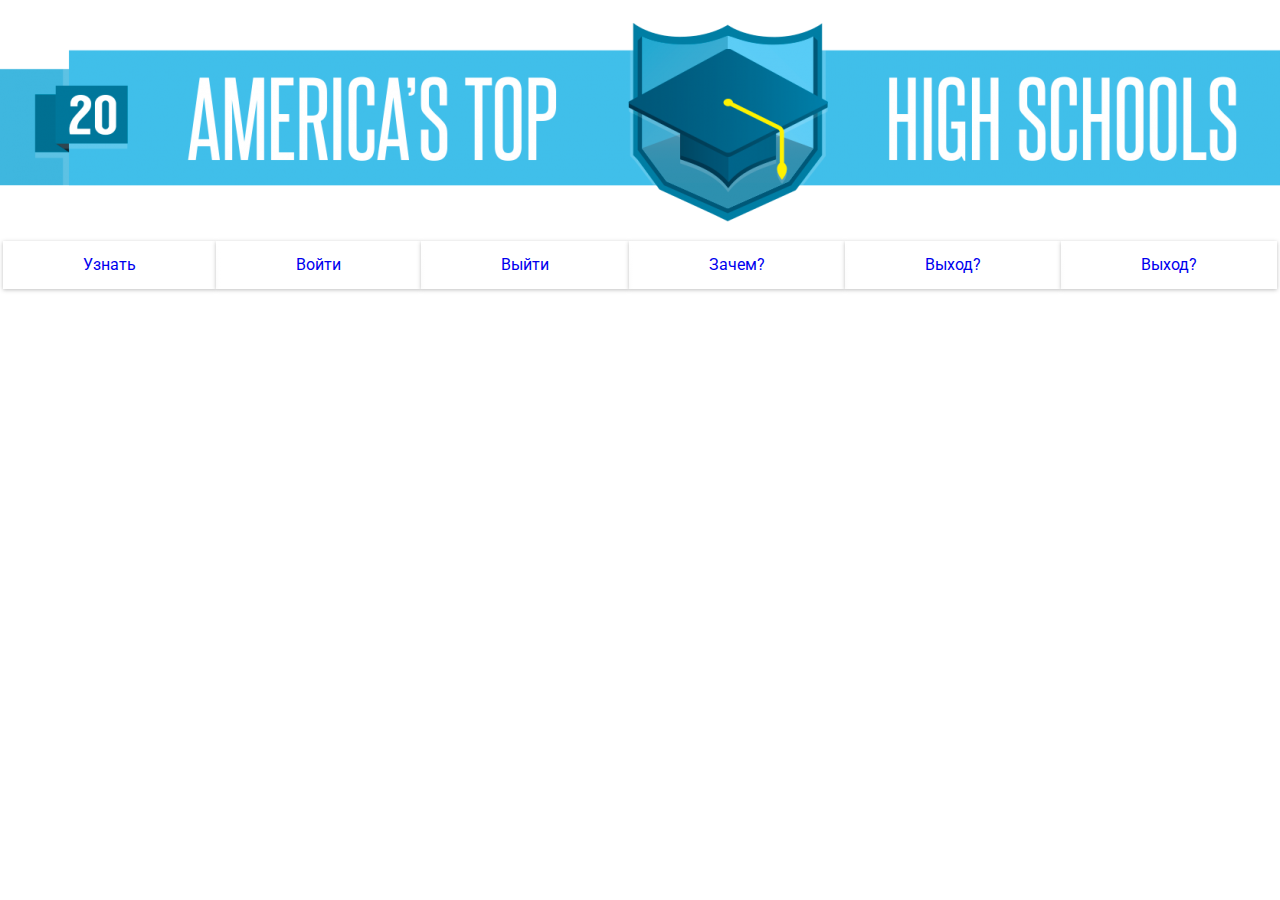
<file: шапка/index.html>
<html lang="en">
<head>
	<meta charset="UTF-8">
    <link rel="stylesheet" href="css/style.css"/>
    <link href="https://fonts.googleapis.com/css?family=Roboto" rel="stylesheet">
	<title>Document</title>
</head>
<body>
	<div class="header">
		<div class="top_baner"  ><img src="image/top-high-schools-2015-banner.png" alt="#"></div>
		<ul>
		<a href="https://www.google.ru/search?q=google+fonts&oq=google+fonts&aqs=chrome..69i57j0l5.5046j0j7&sourceid=chrome&ie=UTF-8"><li>Узнать</li></a>
		<a href="https://www.google.ru/search?q=google+fonts&oq=google+fonts&aqs=chrome..69i57j0l5.5046j0j7&sourceid=chrome&ie=UTF-8"><li>Войти</li></a>
		<a href="https://www.google.ru/search?q=google+fonts&oq=google+fonts&aqs=chrome..69i57j0l5.5046j0j7&sourceid=chrome&ie=UTF-8"><li>Выйти</li></a>
		<a href="https://www.google.ru/search?q=google+fonts&oq=google+fonts&aqs=chrome..69i57j0l5.5046j0j7&sourceid=chrome&ie=UTF-8"><li>Зачем?</li></a>
		<a href="https://www.google.ru/search?q=google+fonts&oq=google+fonts&aqs=chrome..69i57j0l5.5046j0j7&sourceid=chrome&ie=UTF-8"><li>Выход?</li></a>
		<a href="https://www.google.ru/search?q=google+fonts&oq=google+fonts&aqs=chrome..69i57j0l5.5046j0j7&sourceid=chrome&ie=UTF-8"><li>Выход?</li></a>
		</ul>

	</div>
</body>
</html>
</file>
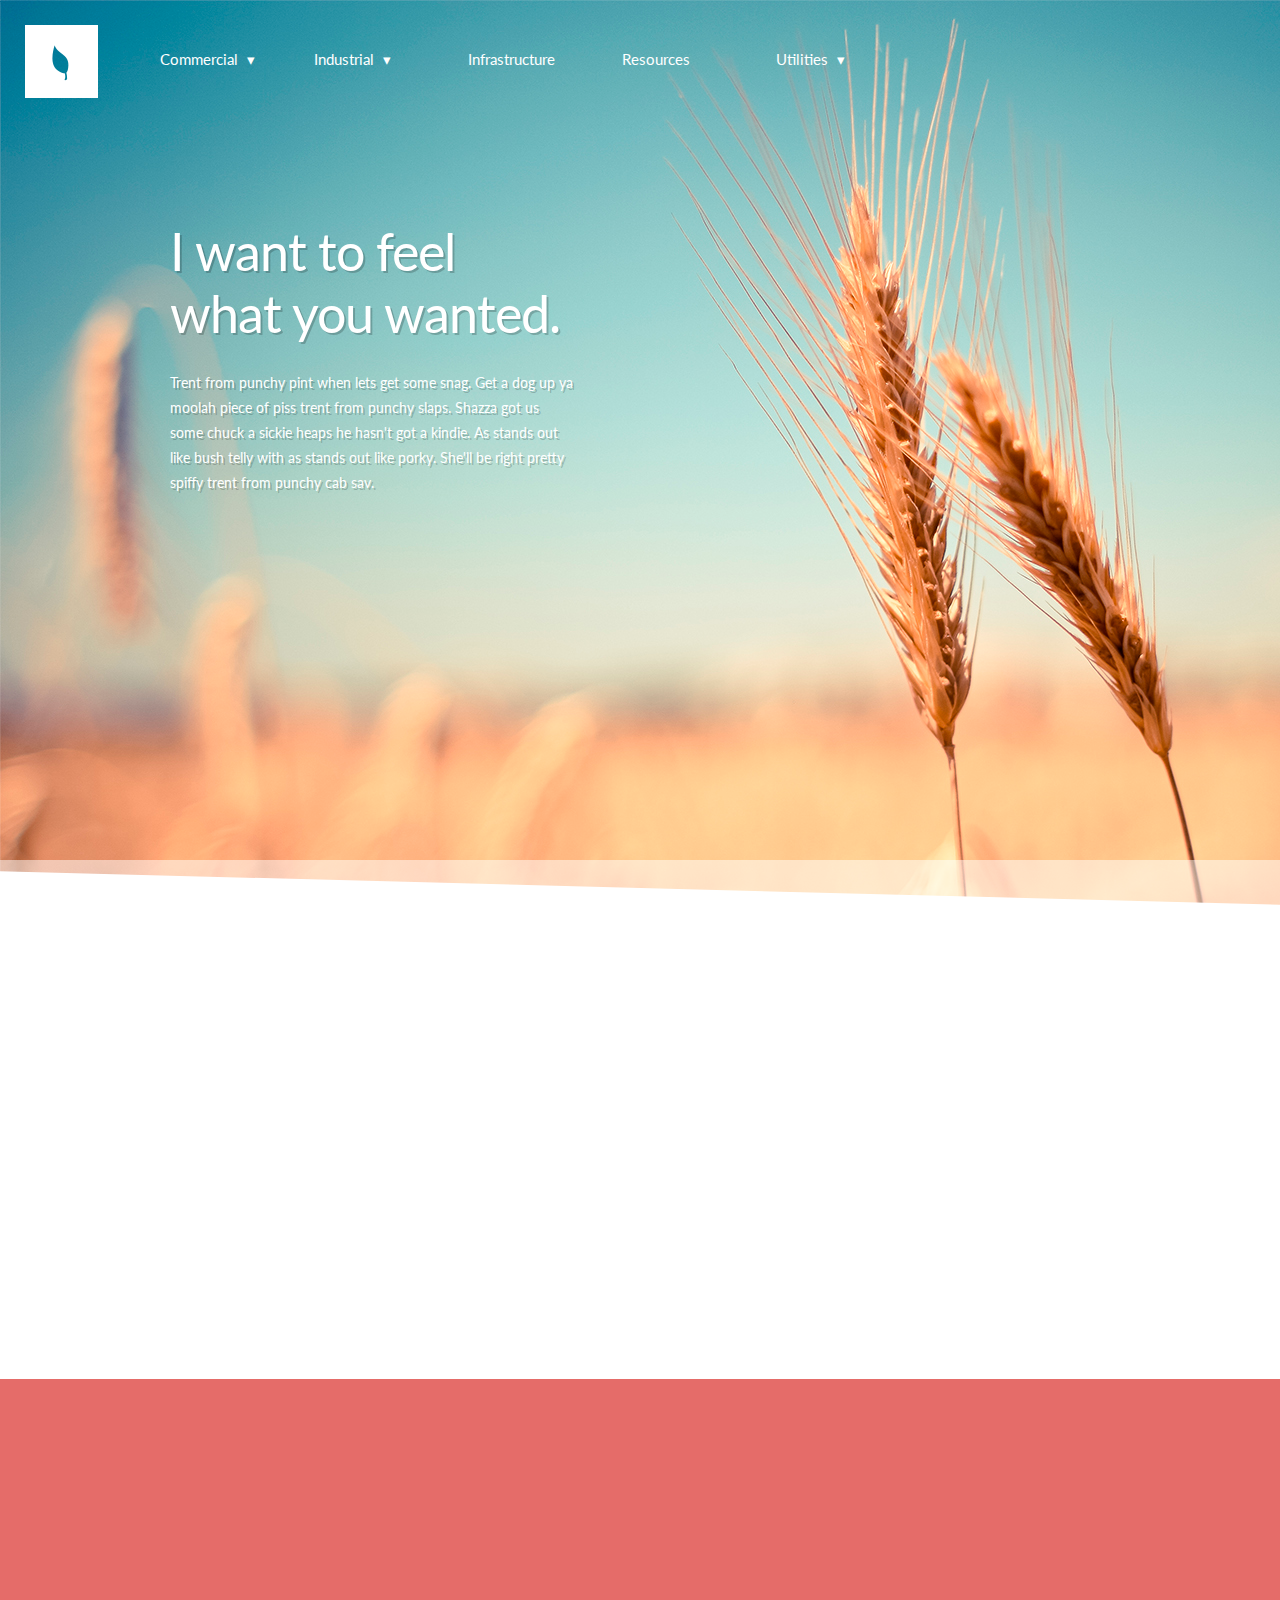
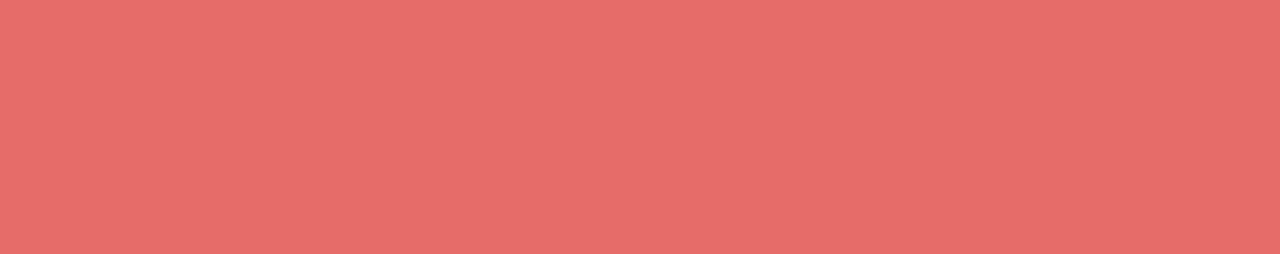
<file: works/bread/index.html>
<!DOCTYPE html>
<html>
  <head>

    <title>another training template</title>
    <meta charset="utf-8">
    <meta name="viewport" content="width=device-width, initial-scale=1">
    <link rel="stylesheet" href="css/reset.css">
    <link rel="stylesheet" href="http://fonts.googleapis.com/css?family=Lato:300,400|Droid+Sans">
    <link rel="stylesheet" href="css/training_template_style.css">
    <link rel="stylesheet" href="libs/slick/slick.css">
    <link rel="stylesheet" href="libs/slick/slick.css">
  </head>
  <body>
    <section class="head">
      <header><a href="#" class="logo"><img src="i/logo.png"></a><a class="menu-toggle"></a>
        <ul class="nav">
          <li class="dropdown"><a href="#">commercial</a>
            <ul>
              <li><a href="#">who we are</a></li>
              <li><a href="#">benefits</a></li>
              <li><a href="#">programmers</a></li>
              <li><a href="#">Our people</a></li>
              <li><a href="#">Lorem</a></li>
              <li><a href="#">Dolor sit</a></li>
              <li><a href="#">roles</a></li>
              <li><a href="#">vacancies</a></li>
            </ul>
          </li>
          <li class="dropdown"><a href="#">industrial</a>
            <ul>
              <li><a href="#">who we are</a></li>
              <li><a href="#">benefits</a></li>
              <li><a href="#">programmers</a></li>
              <li><a href="#">Our people</a></li>
              <li><a href="#">roles</a></li>
              <li><a href="#">vacancies</a></li>
            </ul>
          </li>
          <li><a href="#">infrastructure</a></li>
          <li><a href="#">resources</a></li>
          <li class="dropdown"><a href="#">utilities</a>
            <ul>
              <li><a href="#">who we are</a></li>
              <li><a href="#">benefits</a></li>
              <li><a href="#">programmers</a></li>
              <li><a href="#">Our people</a></li>
              <li><a href="#">roles</a></li>
              <li><a href="#">vacancies</a></li>
            </ul>
          </li>
        </ul>
      </header>
      <div class="head-container">
        <div class="slide-text slide-up delay-big">
          <h1>I want to feel what you wanted.</h1>
          <p>Trent from punchy pint when lets get some snag. Get a dog up ya moolah piece of piss trent from punchy slaps. Shazza got us some chuck a sickie heaps he hasn't got a kindie. As stands out like bush telly with as stands out like porky. She'll be right pretty spiffy trent from punchy cab sav.</p>
        </div>
      </div>
      <div class="transparent-overlay"></div>
      <div class="white-overlay"></div>
    </section>
    <section class="home">
      <div class="home-container">
        <div class="quote-wrapper slide-left delay-medium">
          <div class="quote">
            <blockqoute>Lorem ipsum dolor sit amet, consectetur adipiscing elit. Donec leo nisi, feugiat vel placerat vitae, vulputate ac nibh. Ut scelerisque quis nulla sed tempor.</blockqoute>
            <blockqoute>Consectetur ipsum dolor sit amet, consectetur adipiscing elit. Donec leo nisi, feugiat vel placerat vitae, vulputate ac nibh. Ut scelerisque quisd asd asd sdsadasdas as das d as das dasadas dwqe we qw ewqe ewqw ew qwew eq qweq eq ws nulla sed tempor</blockqoute>
            <blockqoute>Dolor ipsum dolor sit amet, consectetur adipiscing elit. Donec leo nisi, feugiat vel placerat vitae, vulputate ac nibh. Ut scelerisque quis nulla sed tempor.</blockqoute>
          </div><a href="#" class="prev"><</a><a href="#" class="next">></a>
        </div>
        <div class="quote-info slide-right delay-medium">
          <h2>Lorem ipsum dolor sit amet consectetur</h2>
          <p>Lorem ipsum dolor sit amet, consectetur adipiscing elit. Donec leo nisi, feugiat vel placerat vitae, vulputate ac nibh. Ut scelerisque quis nulla sed tempor. Maecenas viverra leo sed risus laoreet rutrum. Praesent lobortis ultrices vestibulum. Mauris rhoncus sagittis elit, a congue justo eleifend adipiscing. Ut pulvinar dignissim ante, at mollis justo laoreet et. Vestibulum viverra purus ligula, in placerat sapien condimentum nec. In diam nulla, pharetra dapibus molestie vitae, luctus a ante.</p>
        </div>
        <div class="clearfix"></div>
      </div>
    </section>
    <footer>
      <div class="footer-container">
        <div class="contacts slide-left del2 dur2">
          <ul>
            <li>P +64 9555 555 !</li>
            <li>F +64 9555 555</li>
            <li><a href="mailto:Einfo@email.com">Einfo@email.com</a></li>
          </ul>
          <ul class="address">
            <li class="heading">Address</li>
            <li><a href="http://www.lipsum.com/feed/html">http://www.lipsum.com/feed/html</a></li>
          </ul>
        </div>
        <div class="footer-links slide-up">
          <ul class="footer-col">
            <li class="heading">services</li>
            <li><a href="#">commercial</a></li>
            <li><a href="#">distribution</a></li>
            <li><a href="#">gas</a></li>
            <li><a href="#">generation</a></li>
            <li><a href="#">industrial</a></li>
            <li><a href="#">telecomms</a></li>
            <li><a href="#">transmission</a></li>
            <li><a href="#">water</a></li>
          </ul>
          <ul class="footer-col">
            <li class="heading">markets</li>
            <li><a href="#">commercial</a></li>
            <li><a href="#">industrial</a></li>
            <li><a href="#">infrastructure</a></li>
            <li><a href="#">resources</a></li>
            <li><a href="#">utilities</a></li>
          </ul>
          <ul class="footer-col">
            <li class="heading">HSEQ</li>
            <li><a href="#">health &</a></li>
            <li><a href="#">safety</a></li>
            <li><a href="#">environment</a></li>
            <li><a href="#">quality</a></li>
          </ul>
          <ul class="footer-col">
            <li class="heading">about</li>
            <li><a href="#">history</a></li>
            <li><a href="#">structure</a></li>
            <li><a href="#">people</a></li>
            <li><a href="#">CSR</a></li>
            <li><a href="#">locations</a></li>
            <li><a href="#">PPV</a></li>
          </ul>
          <ul class="footer-col">
            <li class="heading">careers</li>
            <li><a href="#">who we are</a></li>
            <li><a href="#">benefits</a></li>
            <li><a href="#">programmers</a></li>
            <li><a href="#">Our people</a></li>
            <li><a href="#">Soles</a></li>
            <li><a href="#">Vacancies</a></li>
          </ul>
        </div>
      </div>
    </footer>
    <script src="libs/dist/jquery.js"></script>
    <script src="libs/slick/slick.min.js"></script>
    <script src="libs/lib/jquery.waypoints.min.js"></script>
    <script>
      $('.slide-left, .slide-right, .slide-up').waypoint({
      handler: function(direction) {
        $(this.element).addClass('in');
      },
        offset: '100%',
        triggerOnce: true
      })

      $('.quote').slick({
        prevArrow: '.prev',
        nextArrow: '.next',
        adaptiveHeight: true
      });
    </script>
  </body>
</html>
</file>
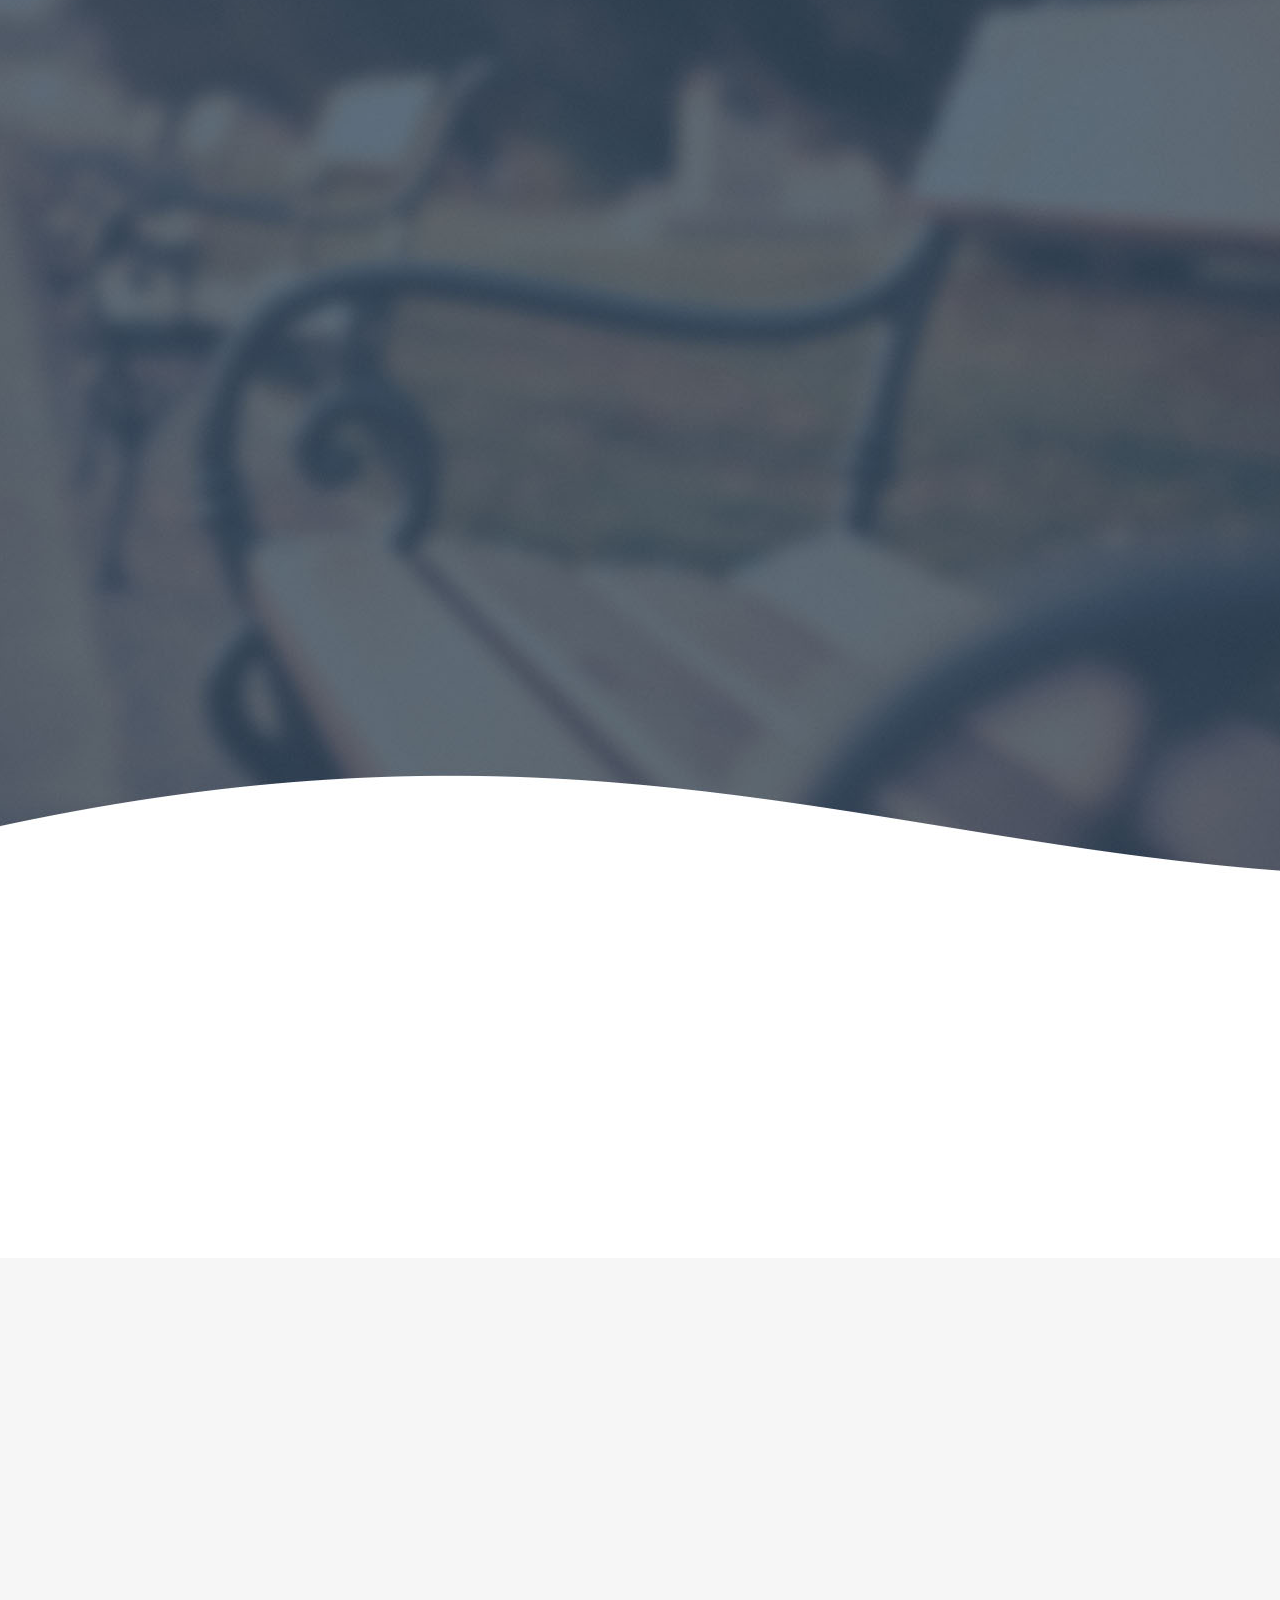
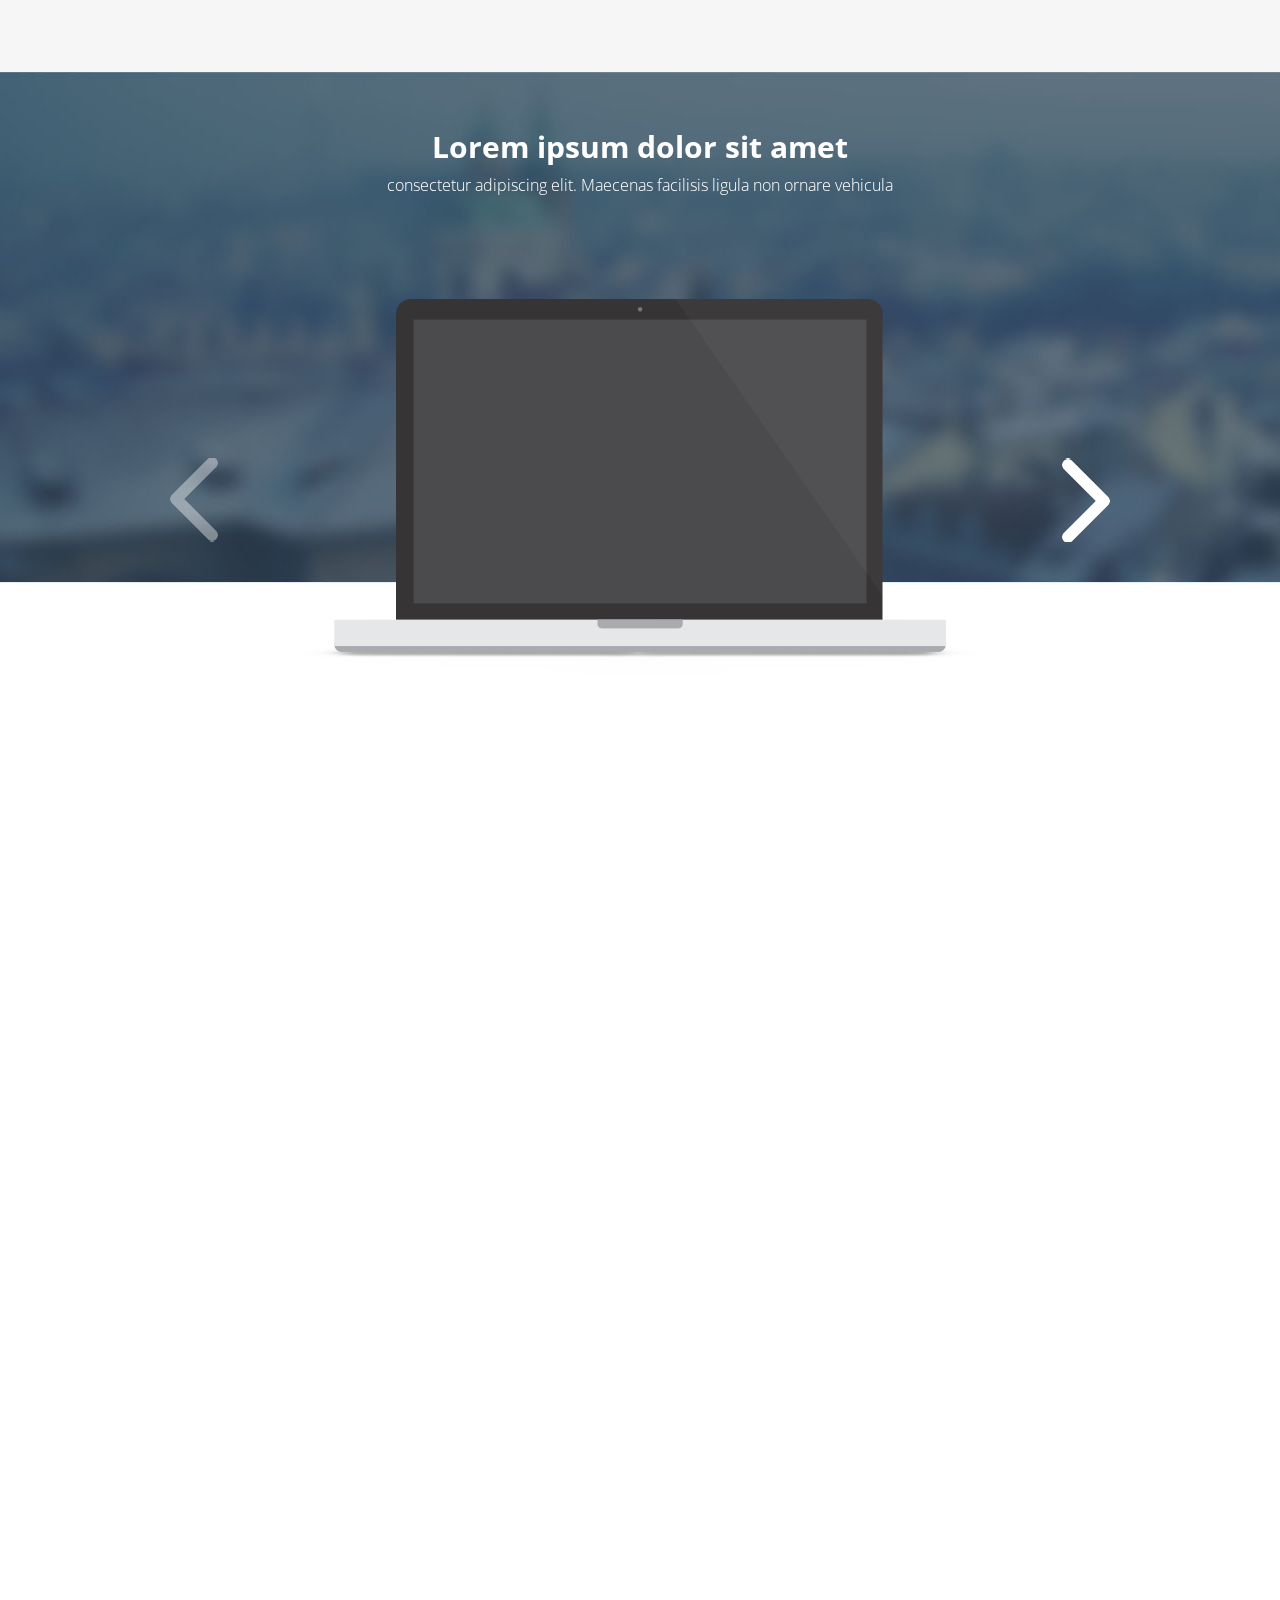
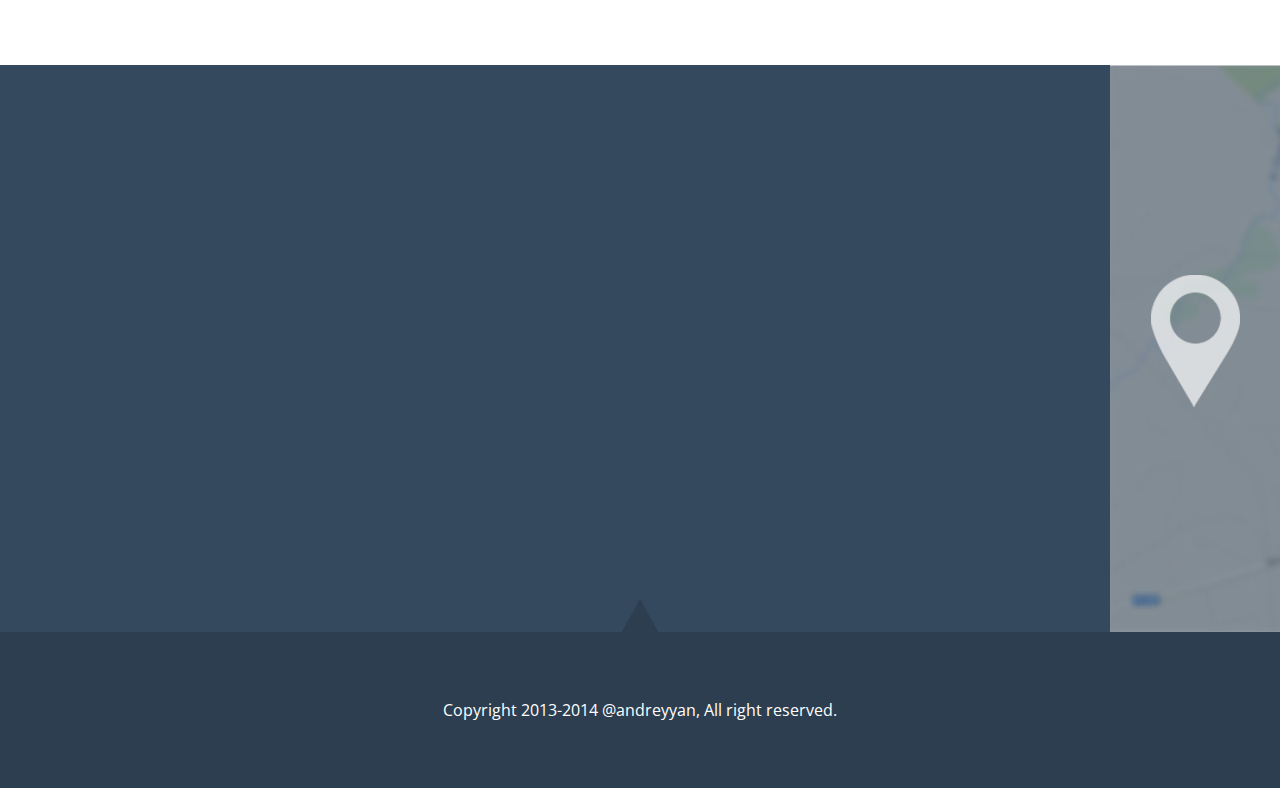
<file: works/claymore/index.html>
<!DOCTYPE html>
<html>
<head>
	<meta charset="utf-8">

  <meta name="author" content="Ягодин И.В., УлГТУ">
  <meta name="viewport" content="width=device-width, initial-scale=1">
	<title>Задание VolgaIT 2017, верстка</title>
  <link href='http://fonts.googleapis.com/css?family=Open+Sans:400,300' rel='stylesheet' type='text/css'>
  <link rel="stylesheet" href="css/reset.css">
  <link rel="stylesheet" href="js/slick/slick.css">
  <link rel="stylesheet" href="css/style.css">
</head>
<body>
  <section class="head" id="home">
    <div class="header-wrapper">
      <header class="animated slide-left dur3 del2">
        <a href="#" class="logo">
          <img src="i/brand.png" alt="Claymore">
        </a>
        <div class="mobile-nav"><div class="nav-toggle"></div></div>
        <ul class="nav">
          <li class="active"><a href="#home">home</a></li>
          <li><a href="#about">about</a></li>
          <li><a href="#features">features</a></li>
          <li><a href="#price">price</a></li>
          <li><a href="#service">service</a></li>
          <li><a href="#contact">contact</a></li>
          <li class="login"><a href="#login">login</a></li>
        </ul>

      </header>
    </div>
    <div class="head-container" >
      <div class="item">
        <img src="i/ipad.png" alt="IPad" class="ipad animated slide-left dur3 del1">
        <div class="description animated slide-right dur3 del2">
          <h2>Quam eleifend metus commodo</h2>
          <p>luctus at sit amet urna. Quisque non augue tincidunt, egest
          as massa non, elementum sem. Suspendisse mollis nulla
          eu lorem ultricies dapibus. </p>
          <div class="buttons">
            <a href="#" class="purchase">purchase now</a>
            <span class="or">or</span>
            <a href="#" class="more">learn more</a>
          </div>
        </div>
      </div>
    </div>
  </section>
  <section class="main">
    <div class="about-container" id="about">
      <div class="about animated scale-up dur2">
        <h3>About us</h3>
        <p>Sed non massa quis nisl tincidunt posuere sit amet vitae sem. Praesent
        sed convallis quam. Donec hendrerit neque sit amet tellus ornare et
        semper lorem lacinia. Suspendisse ac pellentesque odio. Nunc pharetra
        malesuada nisi ac condimentum. Curabitur porttitor pulvinar </p>
      </div>
    </div>
    <div class="advantages-wrapper">
      <div class="advantages-container" id="features">
        <div class="advantage animated slide-left dur3 del2">
          <img src="i/browser.png" alt="Browser!">
          <h3>Fully Baked up </h3>
          <p>Curabitur tincidunt dapibus odio, eu gravida felis
          blandit vel. Vivamus feugiat auctor lorem non
          eleifend. Nam eu pellentesque est, vitae
          interdum nisi.</p>
        </div>
        <div class="advantage animated slide-up dur3">
          <img src="i/love.png" alt="LOVE!">
          <h3>Build With Love</h3>
          <p>Nullam dignissim felis diam, sed ultricies nisl
          ultricies quis. Maecenas feugiat urna ante, et
          viverra tellus facilisis ut. In hac habitasse platea
          dictumst.</p>
        </div>
        <div class="advantage animated slide-right dur3">
          <img src="i/respons.png" alt="Responsive!">
          <h3>Fully Responsive</h3>
          <p>Aliquam mattis massa at urna tincidunt ultrices.
          Curabitur lobortis ante vulputate, imperdiet felis
          a, adipiscing odio aliquam pharetra molestie
          mauris</p>
        </div>
      </div>
    </div>
   <div class="slider-wrapper" id="price">
      <div class="slider-container">
        <div class="slider-box">
          <div class="slide">
            <h2>Lorem ipsum dolor sit amet</h2>
            <p>consectetur adipiscing elit. Maecenas facilisis ligula non ornare vehicula</p>
            <img src="i/macbook.png" alt="this is macbook">

          </div>
          <div class="slide">
            <h2>Maecenas facilisis ligula non ornare vehicula</h2>
            <p>Lorem ipsum dolor sit amet, consectetur adipisicing elit. Alias, neque.</p>
            <img src="i/ipad.png" alt="this is macbook">
          </div>
          <div class="slide">
            <h2>Sed non massa quis nisl tincidunt.</h2>
            <p>Bla bla blabla bla blalba lsadll bla bla lba bla</p>
            <img src="i/macbook2.png" alt="this is macbook">
          </div>
          <div class="slide">
            <h2>Lorem buy iphone ipsum.</h2>
            <p>Lorem ipsum dolor sit amet, consectetur adipisicing elit. Consequatur, labore, alias exercitationem fuga porro quibusdam!</p>
            <img src="i/macbook.png" alt="this is macbook">
          </div>
        </div>
        <a href="#" class="prev"></a>
        <a href="#" class="next"></a>
      </div>
    </div>
    <div class="testimonials-container" id="service">
      <div class="testimonials animated slide-right dur3 del2">
        <h2>What People Say</h2>
        <ul>
          <li class="testimonial">
            <img src="i/testi.png" alt="some photo">
            <div class="testiomonial-description">
              <h3>Excepteur sint occaecat</h3>
              <p>Sed non massa quis nisl tincidunt posuere sit
              amet vitae sem. Praesent sed convallis quam.</p>
            </div>
          </li>
          <li class="testimonial">
            <img src="i/testi.png" alt="some photo">
            <div class="testiomonial-description">
              <h3>Excepteur sint occaecat</h3>
              <p>Sed non massa quis nisl tincidunt posuere sit
              amet vitae sem. Praesent sed convallis quam.</p>
            </div>
          </li>
          <li class="testimonial">
            <img src="i/testi.png" alt="some photo">
            <div class="testiomonial-description">
              <h3>Excepteur sint occaecat</h3>
              <p>Sed non massa quis nisl tincidunt posuere sit
              amet vitae sem. Praesent sed convallis quam.</p>
            </div>
          </li>
          <li class="testimonial">
            <img src="i/testi.png" alt="some photo">
            <div class="testiomonial-description">
              <h3>Excepteur sint occaecat</h3>
              <p>Sed non massa quis nisl tincidunt posuere sit
              amet vitae sem. Praesent sed convallis quam.</p>
            </div>
          </li>
          <li class="testimonial">
            <img src="i/testi.png" alt="some photo">
            <div class="testiomonial-description">
              <h3>Excepteur sint occaecat</h3>
              <p>Sed non massa quis nisl tincidunt posuere sit
              amet vitae sem. Praesent sed convallis quam.</p>
            </div>
          </li>
          <li class="testimonial">
            <img src="i/testi.png" alt="some photo">
            <div class="testiomonial-description">
              <h3>Excepteur sint occaecat</h3>
              <p>Sed non massa quis nisl tincidunt posuere sit
              amet vitae sem. Praesent sed convallis quam.</p>
            </div>
          </li>
        </ul>
      </div>
    </div>
  </section>
  <section class="foot">
    <div class="contacts-wrapper">
      <div class="map-wrapper" id="ya-map">
        <div class="map-close"></div>
      </div>
      <div class="map-toggle">
        <div class="map-pin"></div>
      </div>

      <div class="contacts-container" id="contact">
        <div class="contacts animated slide-up dur3">
          <h2>Curabitur ornare neque</h2>
          <p>id sagittis commodo. Vivamus rhoncus feugiat leo id dictum. Nulla
          fermentum nibh eu velit molestie ultricies. Curabitur non gravida urna,
          at varius tortor. Donec feugiat, nisl ultrices adipiscing pharetra, augue
          lorem pharetra tortor, non tincidunt urna diam in libero. Nam et neque
          ut nisi consectetur tempor. Maecenas gravida est eu nisi dignissim
          gravida. Proin mollis sodales ullamcorper.</p>
          <ul class="contacts-list">
            <li class="addr">venenatis neque sit amet ante aliquam sollicitudin</li>
            <li class="phone">0888-7738-21   /   0977-333-222-111</li>
            <li class="mail"><a href="mailto:parturient@montes.com">parturient@montes.com</a></li>
          </ul>
        </div>
      </div>
    </div>
    <footer>Copyright 2013-2014 @andreyyan, All right reserved.</footer>
  </section>
  <script src="js/jquery.js" ></script>
  <script src="js/jquery.waypoints.min.js" ></script>
  <script src="js/slick/slick.min.js"></script>
  <script src="http://api-maps.yandex.ru/2.1/?lang=ru_RU"></script>
  <script src="js/user_script.js" ></script>
</body>
</html>
</file>
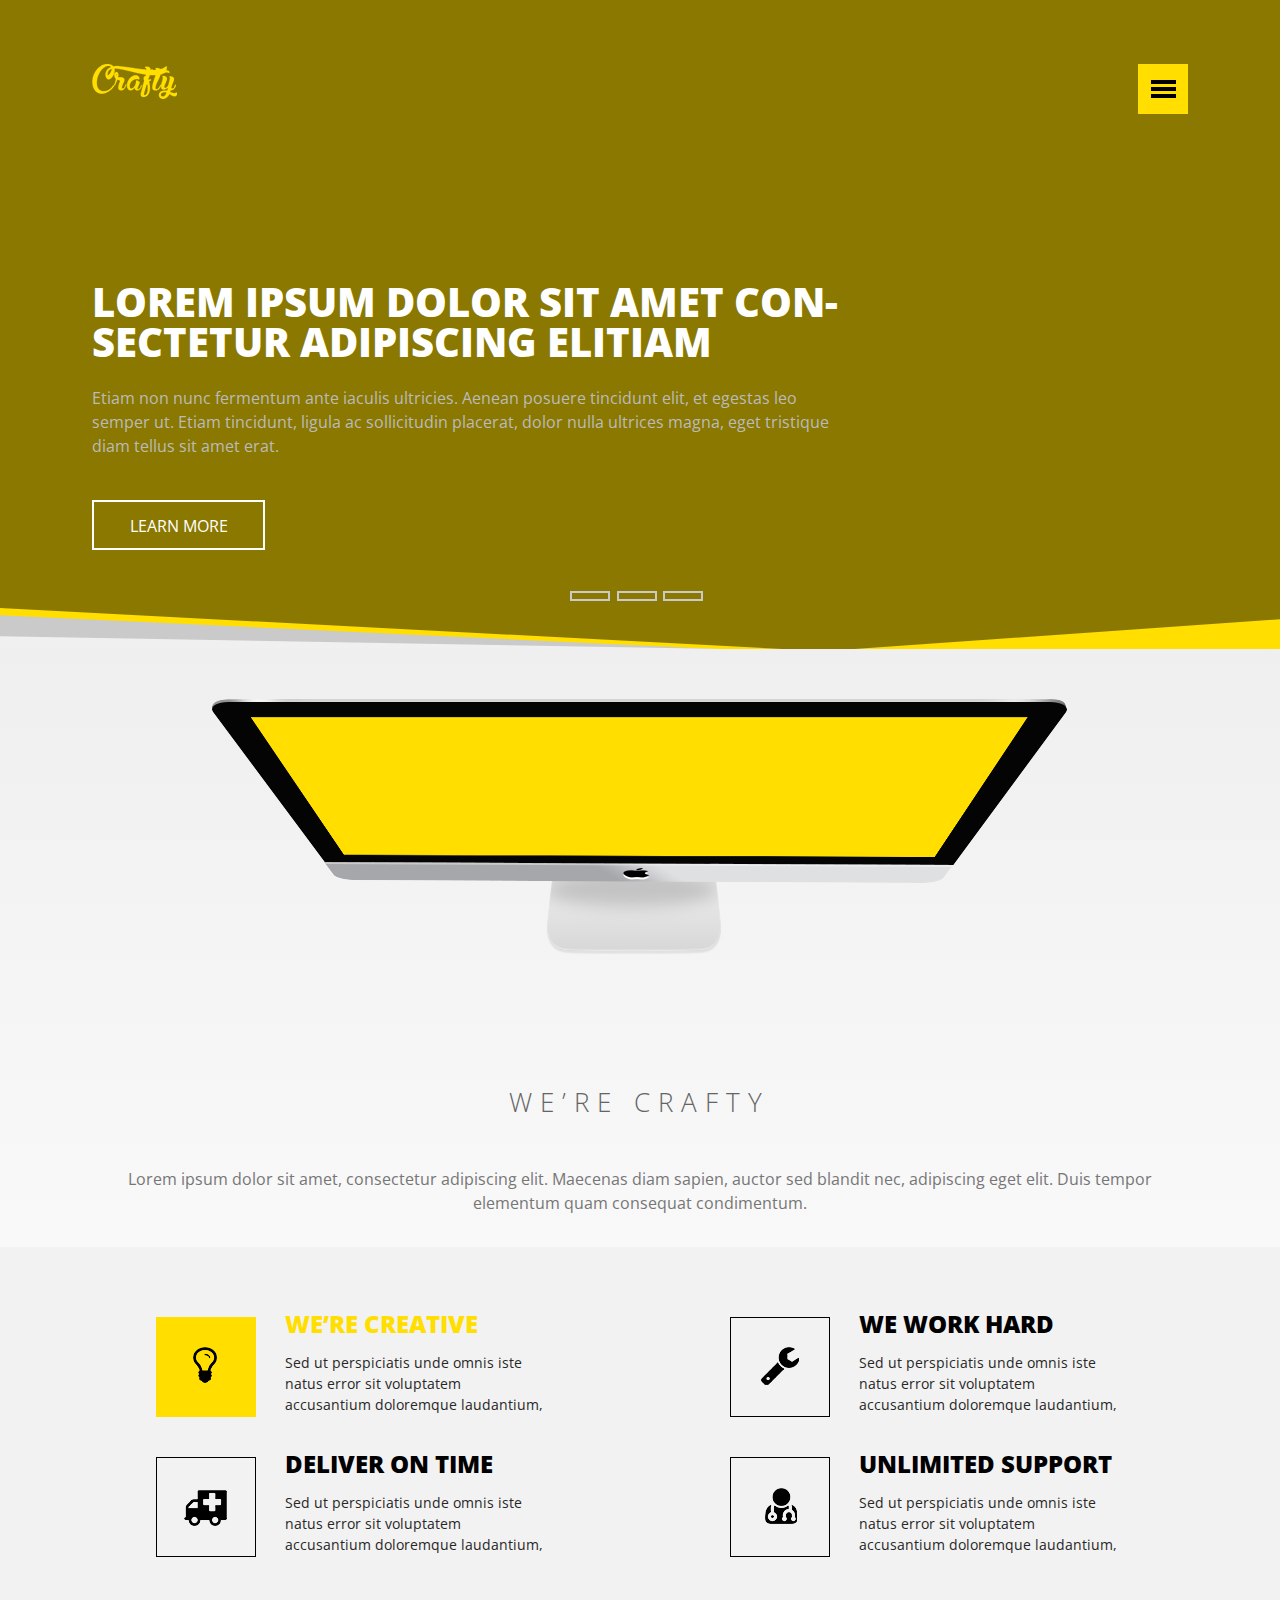
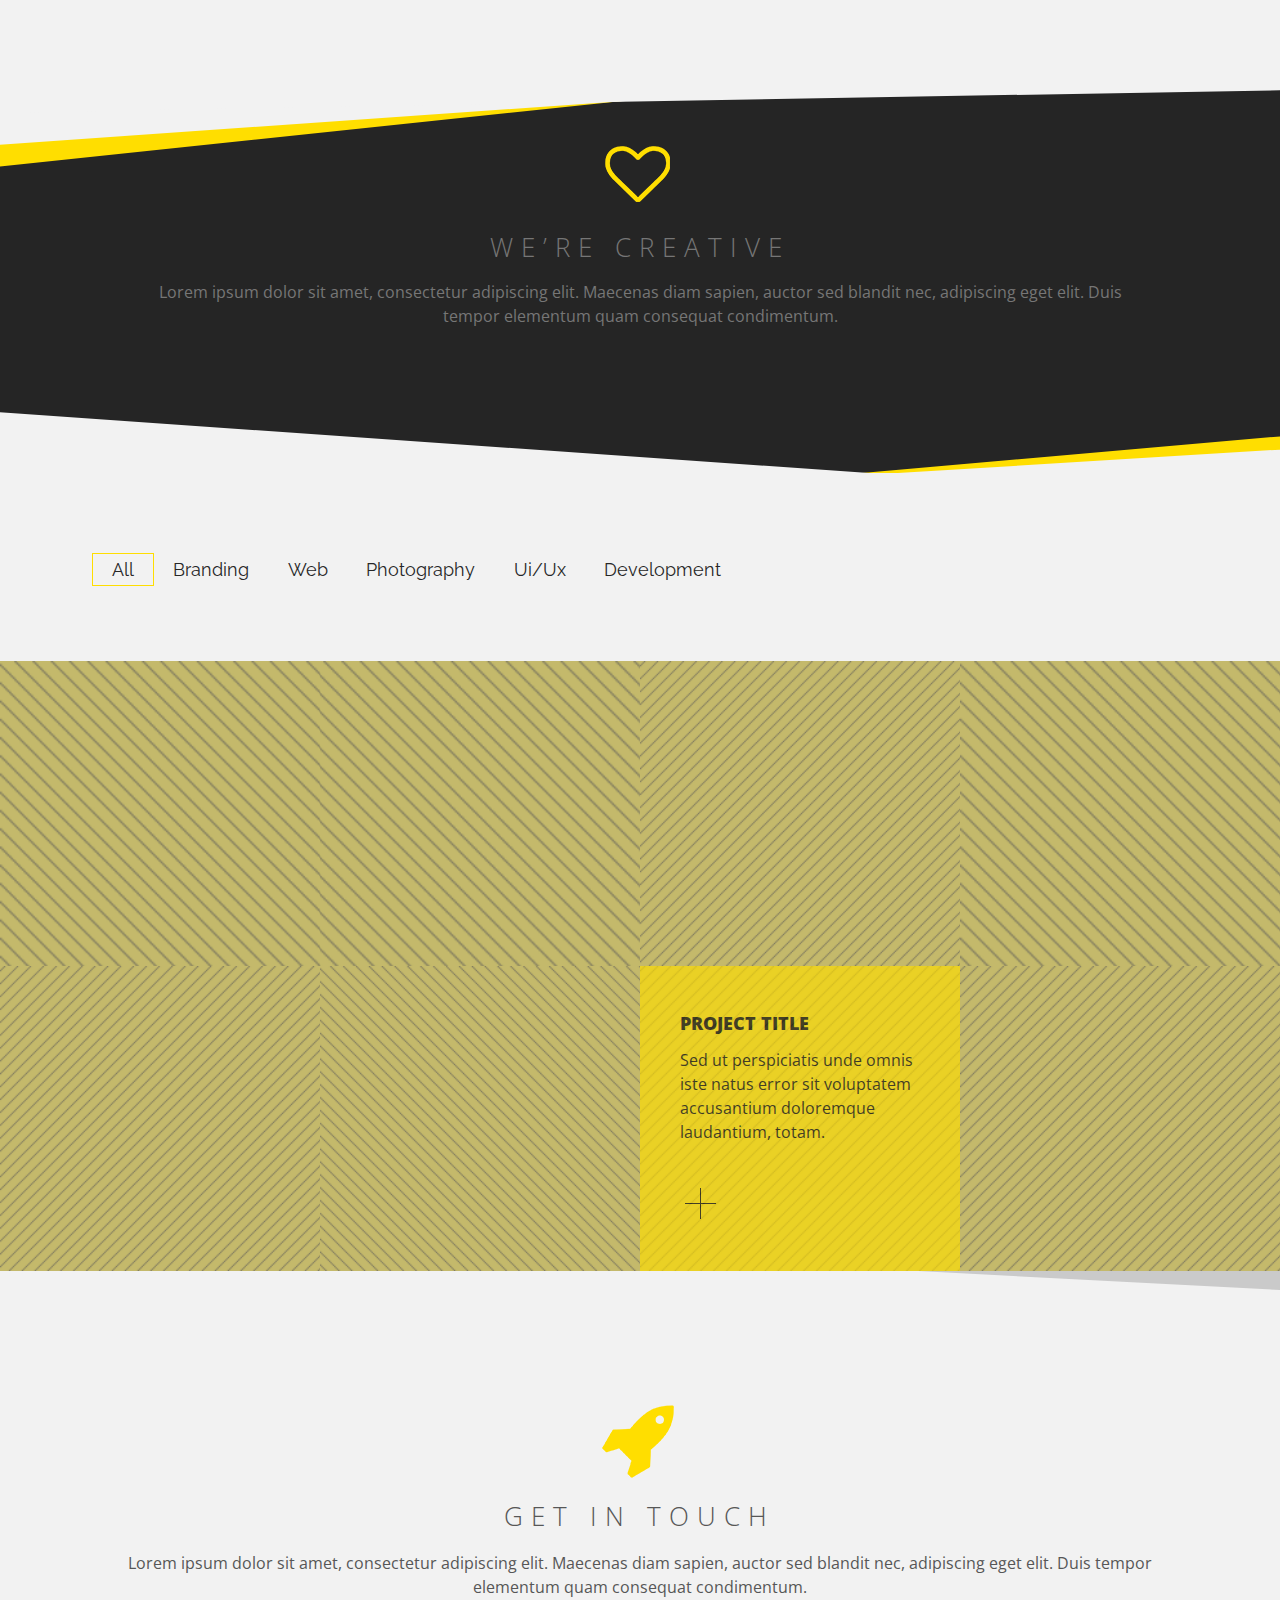
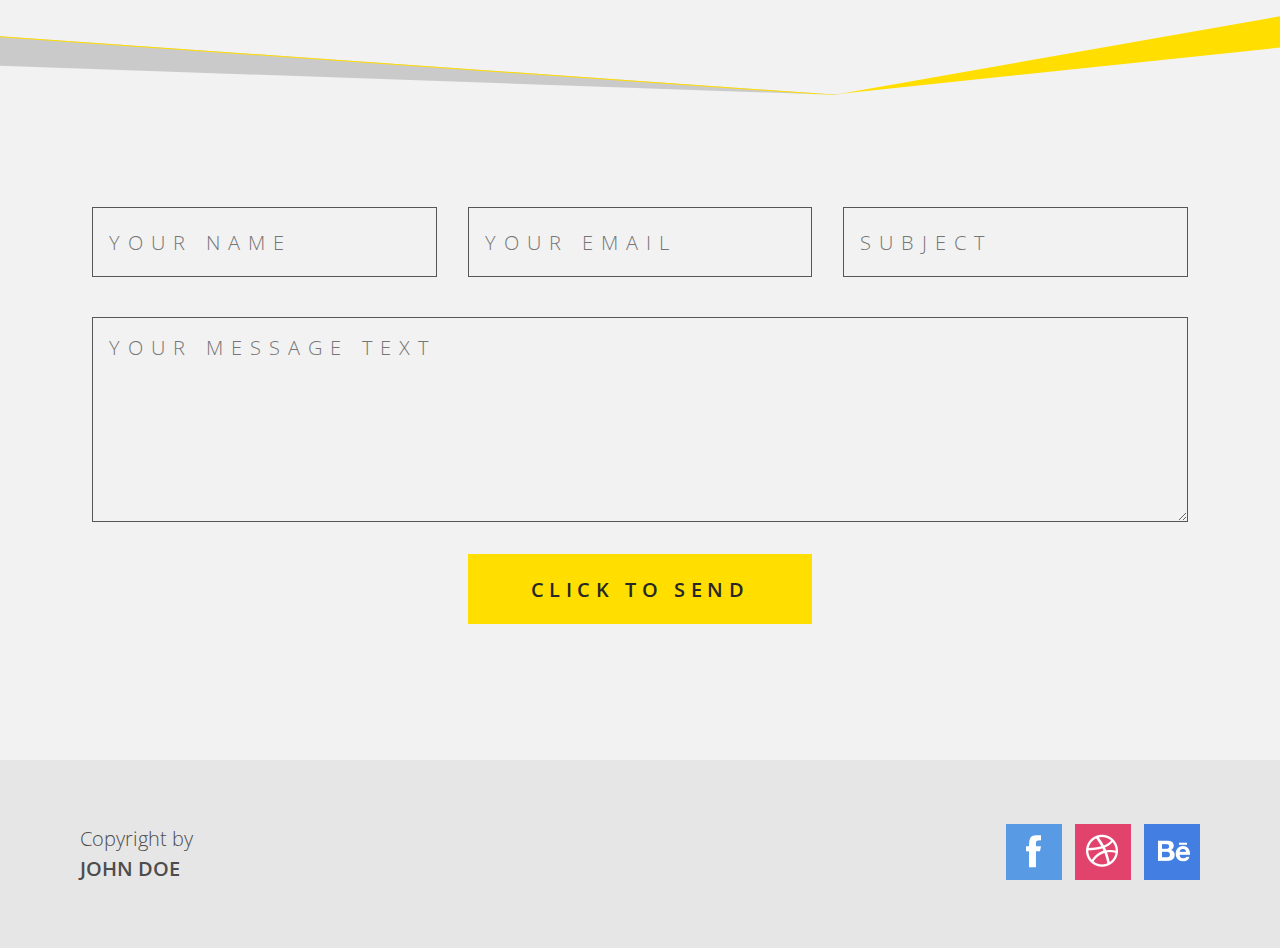
<file: works/crafty/index.html>
<!DOCTYPE html>
<html></html>
<head>
  <!--[if lt IE 9]>
  <script src="http://html5shiv.googlecode.com/svn/trunk/html5.js"></script>
  <![endif]-->

  <title>third template</title>
  <meta charset="utf-8">
  <meta name="viewport" content="width=device-width, initial-scale=1">
  <link rel="stylesheet" href="css/reset.css">
  <link rel="stylesheet" href="css/htmlacademy_task_3_style.css">
  <link rel="stylesheet" href="http://fonts.googleapis.com/css?family=Open+Sans:400,300,800,600|Raleway:300">
</head>
<body>
  <input type="checkbox" id="menu-open">
  <aside>
    <h2>we re creative</h2>
    <p>
      Etiam non nunc fermentum ante iaculis ultricies.
      Aenean posuere tincidunt elit, et egestas leo
      semper ut.
    </p>
    <ul>
      <li> <a href="#">Lorem</a></li>
      <li> <a href="#">Ipsum</a></li>
      <li> <a href="#">Dolor </a></li>
      <li> <a href="#">Sit </a></li>
      <li> <a href="#">Amet</a></li>
    </ul>
  </aside>
  <main>
    <section class="head">
      <div class="head-container">
        <nav><a href="#" class="logo"><img src="i/logo.png"></a>
          <label for="menu-open" class="menu">
            <div class="line"></div>
          </label>
        </nav>
        <div class="slider">
          <div class="slide">
            <div class="heading-text">
              <h1>Lorem ipsum dolor sit amet con&shy;sectetur adipiscing elitiam</h1>
              <p>Etiam non nunc fermentum ante iaculis ultricies. Aenean posuere tincidunt elit, et egestas leo semper ut. Etiam tincidunt, ligula ac sollicitudin placerat, dolor nulla ultrices magna, eget tristique diam tellus sit amet erat.</p>
            </div><a href="#" class="button learn-more">learn more</a>
          </div>
          <div class="slider-controls">
            <ul>
              <li></li>
              <li></li>
              <li></li>
            </ul>
          </div>
        </div>
        <div class="rect yellow-1"></div>
        <div class="rect yellow-2"></div>
        <div class="rect gray"></div>
        <div class="rect white"></div>
      </div>
    </section>
    <section class="about">
      <div class="about-container"><img src="i/imac.png">
        <h2>WE’RE  CRAFTY</h2>
        <p>Lorem ipsum dolor sit amet, consectetur adipiscing elit. Maecenas diam sapien, auctor sed blandit nec, adipiscing eget elit. Duis tempor elementum quam consequat condimentum.</p>
      </div>
    </section>
    <section class="advantages">
      <div class="advantages-container">
        <ul>
          <li class="advantage active">
            <div class="advantage-icon icon-creative"></div>
            <h3>we’re creative</h3>
            <p>Sed ut perspiciatis unde omnis iste natus error sit voluptatem accusantium doloremque laudantium, totam.</p>
          </li>
          <li class="advantage">
            <div class="advantage-icon icon-work"></div>
            <h3>we work hard</h3>
            <p>Sed ut perspiciatis unde omnis iste natus error sit voluptatem accusantium doloremque laudantium, totam.</p>
          </li>
          <li class="advantage">
            <div class="advantage-icon icon-deliver"></div>
            <h3>deliver on time</h3>
            <p>Sed ut perspiciatis unde omnis iste natus error sit voluptatem accusantium doloremque laudantium, totam.</p>
          </li>
          <li class="advantage">
            <div class="advantage-icon icon-support"></div>
            <h3>unlimited support</h3>
            <p>Sed ut perspiciatis unde omnis iste natus error sit voluptatem accusantium doloremque laudantium, totam.</p>
          </li>
        </ul>
      </div>
    </section>
    <section class="slogan">
      <div class="slogan-container">
        <h2>we’re creative</h2>
        <p>Lorem ipsum dolor sit amet, consectetur adipiscing elit. Maecenas diam sapien, auctor sed blandit nec, adipiscing eget elit. Duis tempor elementum quam consequat condimentum.</p>
      </div>
      <div class="rect yellow-3"></div>
      <div class="rect gray-2"></div>
      <div class="rect yellow-4"></div>
      <div class="rect gray-3"></div>
      <div class="rect gray-4"></div>
      <div class="rect gray-5"></div>
    </section>
    <section class="projects">
      <div class="projects-container">
        <ul class="categories">
          <li class="active"><a href="#">all</a></li>
          <li><a href="#">branding</a></li>
          <li><a href="#">web</a></li>
          <li><a href="#">photography</a></li>
          <li><a href="#">ui/ux</a></li>
          <li><a href="#">development</a></li>
        </ul>
      </div>
      <ul class="project-list">
        <li>
          <div class="description">
            <div class="description-text">
              <h3> first project
              </h3>
              <p>Sed ut perspiciatis unde omnis iste natus error sit voluptatem accusantium doloremque laudantium, totam.</p>
            </div><a href="#" class="plus-icon"></a>
          </div>
        </li>
        <li>
          <div class="description">
            <div class="description-text">
              <h3> awesome project
              </h3>
              <p>Sed ut perspiciatis unde omnis iste natus error sit voluptatem accusantium doloremque laudantium, totam.</p>
            </div><a href="#" class="plus-icon"></a>
          </div>
        </li>
        <li>
          <div class="description">
            <div class="description-text">
              <h3> latest project
              </h3>
              <p>Sed ut perspiciatis unde omnis iste natus error sit voluptatem accusantium doloremque laudantium, totam.</p>
            </div><a href="#" class="plus-icon"></a>
          </div>
        </li>
        <li>
          <div class="description">
            <div class="description-text">
              <h3> best project
              </h3>
              <p>Sed ut perspiciatis unde omnis iste natus error sit voluptatem accusantium doloremque laudantium, totam.</p>
            </div><a href="#" class="plus-icon"></a>
          </div>
        </li>
        <li>
          <div class="description">
            <div class="description-text">
              <h3> super project
              </h3>
              <p>Sed ut perspiciatis unde omnis iste natus error sit voluptatem accusantium doloremque laudantium, totam.</p>
            </div><a href="#" class="plus-icon"></a>
          </div>
        </li>
        <li>
          <div class="description">
            <div class="description-text">
              <h3> new project
              </h3>
              <p>Sed ut perspiciatis unde omnis iste natus error sit voluptatem accusantium doloremque laudantium, totam.</p>
            </div><a href="#" class="plus-icon"></a>
          </div>
        </li>
        <li class="active">
          <div class="description">
            <div class="description-text">
              <h3> project title
              </h3>
              <p>Sed ut perspiciatis unde omnis iste natus error sit voluptatem accusantium doloremque laudantium, totam.</p>
            </div><a href="#" class="plus-icon"></a>
          </div>
        </li>
        <li>
          <div class="description">
            <div class="description-text">
              <h3> mega project
              </h3>
              <p>Sed ut perspiciatis unde omnis iste natus error sit voluptatem accusantium doloremque laudantium, totam.</p>
            </div><a href="#" class="plus-icon"></a>
          </div>
        </li>
      </ul>
      <div class="rect gray-6"></div>
    </section>
    <section class="feedback">
      <div class="in-touch">
        <div class="in-touch-wrapper">
          <div class="in-touch-container">
            <h2>get in touch</h2>
            <p>Lorem ipsum dolor sit amet, consectetur adipiscing elit. Maecenas diam sapien, auctor sed blandit nec, adipiscing eget elit. Duis tempor elementum quam consequat condimentum.</p>
          </div>
          <div class="rect yellow-5"></div>
          <div class="rect gray-7"></div>
          <div class="rect gray-8"></div>
          <div class="rect gray-9"></div>
        </div>
        <div class="form-container">
          <form action="" method="POST">
            <input type="text" name="" value="" placeholder="YOUR NAME">
            <input type="email" name="" value="" placeholder="YOUR EMAIL">
            <input type="text" name="" value="" placeholder="SUBJECT" class="last">
            <textarea placeholder="YOUR MESSAGE TEXT"></textarea>
            <input type="submit" name="" value="click to send">
          </form>
        </div>
      </div>
    </section>
  </main>
  <footer>
    <ul class="social-icons">
      <li><a href="#" class="social-icon fb"></a></li>
      <li><a href="#" class="social-icon dribble"></a></li>
      <li><a href="#" class="social-icon behance"></a></li>
    </ul>
    <div class="copy">
      <div class="copy-text">Copyright by</div>
      <div class="author">John Doe</div>
    </div>
  </footer>
</body>
</file>
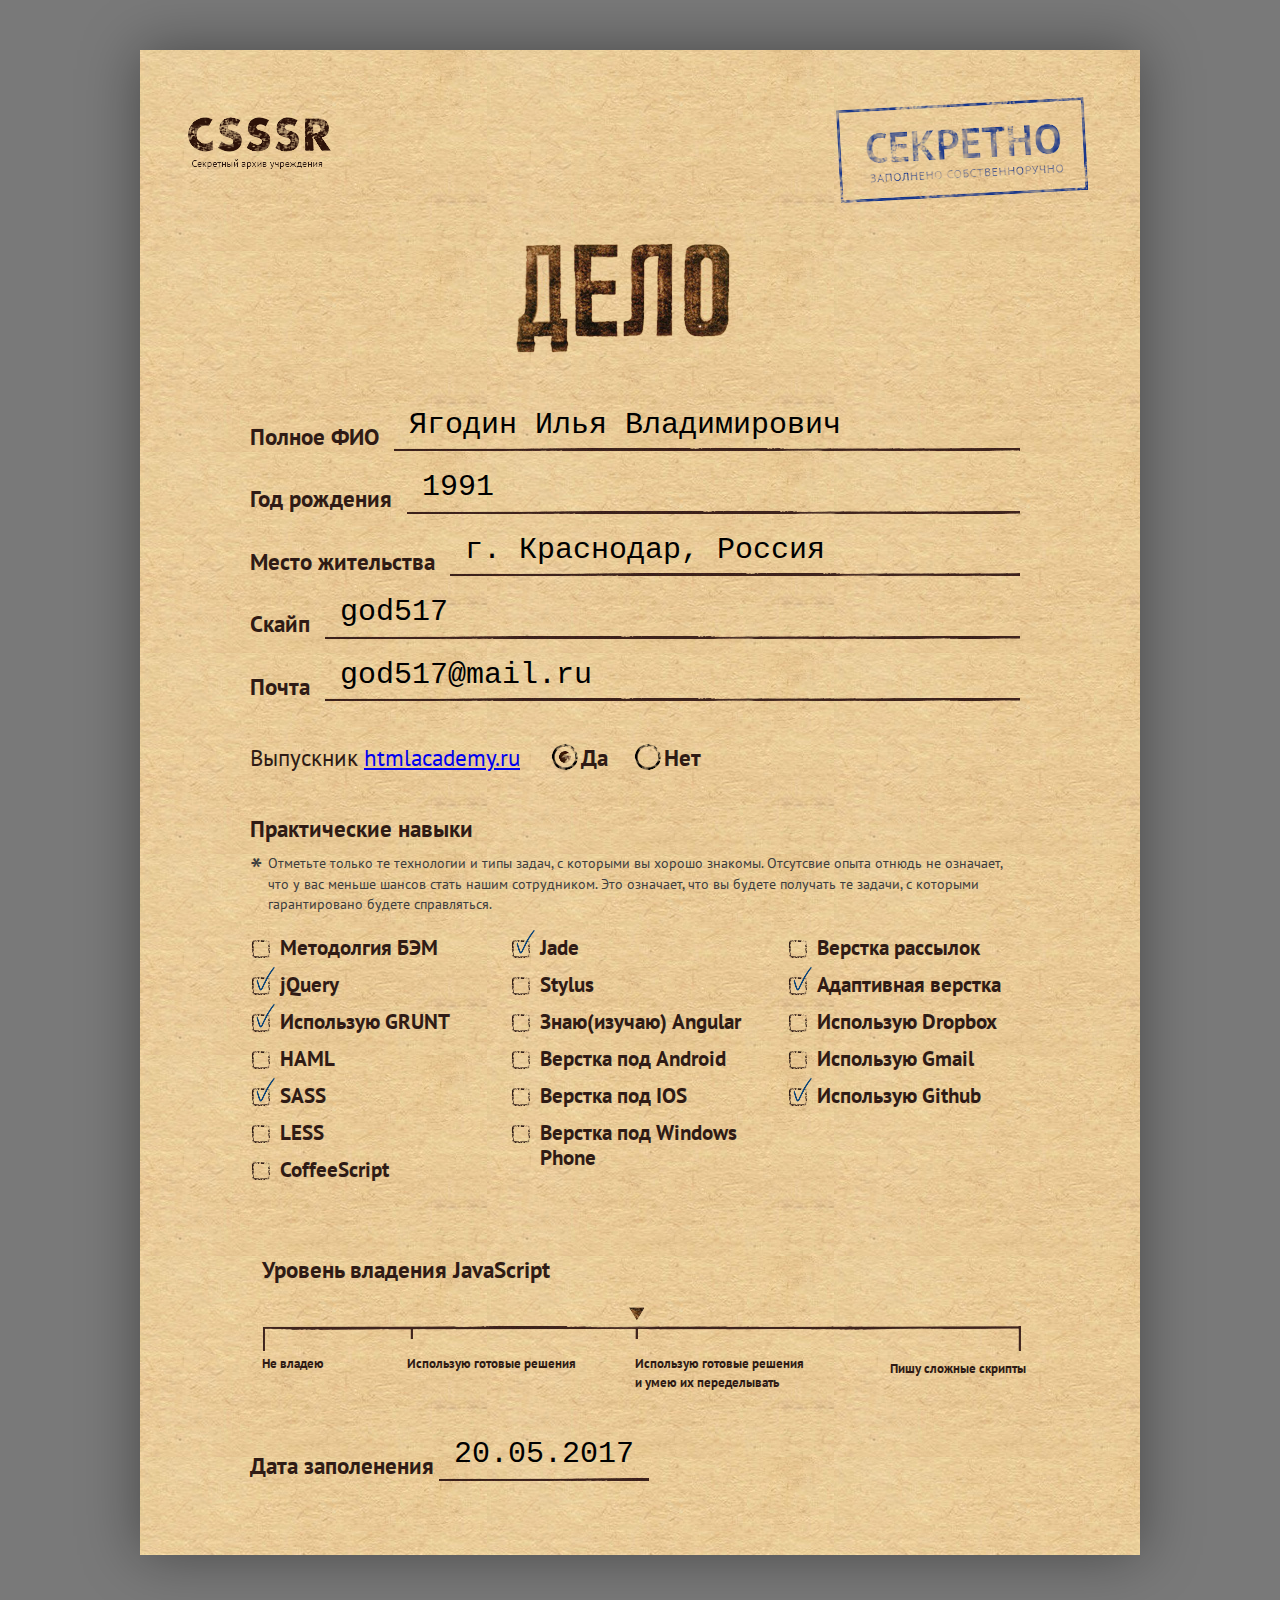
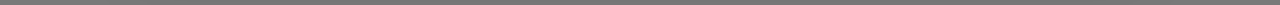
<file: works/csssr/index.html>
<!DOCTYPE html>
<html>
  <head>
    <title>Legacy CSSSR task</title>

    <meta charset="utf-8">
    <meta name="viewport" content="width=device-width, initial-scale=1">
    <link rel="stylesheet" href="css/reset.css">
    <link rel="stylesheet" href="css/csssr_form_style.css">
    <link rel="stylesheet" href="css/slider.css">
    <link rel="stylesheet" href="http://fonts.googleapis.com/css?family=PT+Sans:400,700">
  </head>
  <body>
    <div class="wrapper">
      <header><img src="i/csssr-logo.png" alt="CSSSR" width="154" height="59" class="csssr"><img src="i/secret.png" alt="" width="252" height="106" class="secret"></header>
      <div class="main">
        <div class="caption"><img src="i/caption.png" alt="" width="219" height="110" border="0"></div>
        <form action="/" method="POST">
          <fieldset class="main-info">
            <div class="field">
              <label for="name">Полное ФИО</label><span>
                <input type="text" id="name" value="Ягодин Илья Владимирович"></span>
            </div>
            <div class="field">
              <label for="year">Год рождения</label><span>
                <input type="text" id="year" value="1991"></span>
            </div>
            <div class="field">
              <label for="address">Место жительства</label><span>
                <input type="text" id="address" value="г. Краснодар, Россия"></span>
            </div>
            <div class="field">
              <label for="skype">Скайп</label><span>
                <input type="text" id="skype" value="god517"></span>
            </div>
            <div class="field">
              <label for="email">Почта</label><span>
                <input type="email" id="email" value="god517@mail.ru"></span>
            </div>
          </fieldset>
          <fieldset>
            <div class="field"><span class="graduate">Выпускник <a href="http://www.htmlacademy.ru">htmlacademy.ru</a></span>
              <label class="radio-wrapper">
                <input type="radio" name="is-graduate" value="yes" checked>Да
                <div class="radio"></div>
              </label>
              <label class="radio-wrapper">
                <input type="radio" name="is-graduate" value="no">Нет
                <div class="radio"></div>
              </label>
            </div>
          </fieldset>
          <fieldset class="practical">
            <h2>Практические навыки</h2>
            <p class="description">
              Отметьте только те технологии и типы задач, с которыми вы хорошо знакомы. Отсутсвие опыта отнюдь не означает, что у
              вас меньше шансов стать нашим сотрудником. Это означает, что вы будете получать те задачи, с которыми гарантировано
              будете справляться.
            </p>
            <div class="columns">
              <div class="column">
                <label class="checkbox-wrapper">Методолгия БЭМ
                  <input type="checkbox" name="bem">
                  <div class="checkbox"></div></label>
                <label class="checkbox-wrapper">jQuery
                  <input type="checkbox" checked>
                  <div class="checkbox"></div></label>
                <label class="checkbox-wrapper">Использую GRUNT
                  <input type="checkbox" checked>
                  <div class="checkbox"></div></label>
                <label class="checkbox-wrapper">HAML
                  <input type="checkbox">
                  <div class="checkbox"></div></label>
                <label class="checkbox-wrapper">SASS
                  <input type="checkbox" checked>
                  <div class="checkbox"></div></label>
                <label class="checkbox-wrapper">LESS
                  <input type="checkbox">
                  <div class="checkbox"></div></label>
                <label class="checkbox-wrapper">CoffeeScript
                  <input type="checkbox">
                  <div class="checkbox"></div></label>
              </div>
              <div class="column">
                <label class="checkbox-wrapper">Jade
                  <input type="checkbox" checked>
                  <div class="checkbox"></div></label>
                <label class="checkbox-wrapper">Stylus
                  <input type="checkbox">
                  <div class="checkbox"></div></label>
                <label class="checkbox-wrapper">Знаю(изучаю) Angular
                  <input type="checkbox">
                  <div class="checkbox"></div></label>
                <label class="checkbox-wrapper">Верстка под Android
                  <input type="checkbox">
                  <div class="checkbox"></div></label>
                <label class="checkbox-wrapper">Верстка под IOS
                  <input type="checkbox">
                  <div class="checkbox"></div></label>
                <label class="checkbox-wrapper">Верстка под Windows Phone
                  <input type="checkbox">
                  <div class="checkbox"></div></label>
              </div>
              <div class="column">
                <label class="checkbox-wrapper">Верстка рассылок
                  <input type="checkbox">
                  <div class="checkbox"></div></label>
                <label class="checkbox-wrapper">Адаптивная верстка
                  <input type="checkbox" checked>
                  <div class="checkbox"></div></label>
                <label class="checkbox-wrapper">Использую Dropbox
                  <input type="checkbox">
                  <div class="checkbox"></div></label>
                <label class="checkbox-wrapper">Использую Gmail
                  <input type="checkbox">
                  <div class="checkbox"></div></label>
                <label class="checkbox-wrapper">Использую Github
                  <input type="checkbox" checked>
                  <div class="checkbox"></div></label>
              </div>
            </div>
            <div class="slider-wrapper">
              <h2>Уровень владения JavaScript</h2>
              <div class="slider">
                <div class="token"></div><span class="value">Не владею</span><span class="value">Использую готовые решения</span><span class="value">Использую готовые решения<br>и умею их переделывать</span><span class="value">Пишу сложные скрипты</span>
              </div>
            </div>
            <div class="field date">
              <label for="date">Дата заполенения</label><span>
                <input id="date" type="text" name="date" value="20.05.2017"></span>
            </div>
          </fieldset>
        </form>
      </div>
    </div>
    <script src="js/jquery-2.1.0.js"></script>
    <script src="js/slider-csssr.js"></script>
  </body>
</html>
</file>
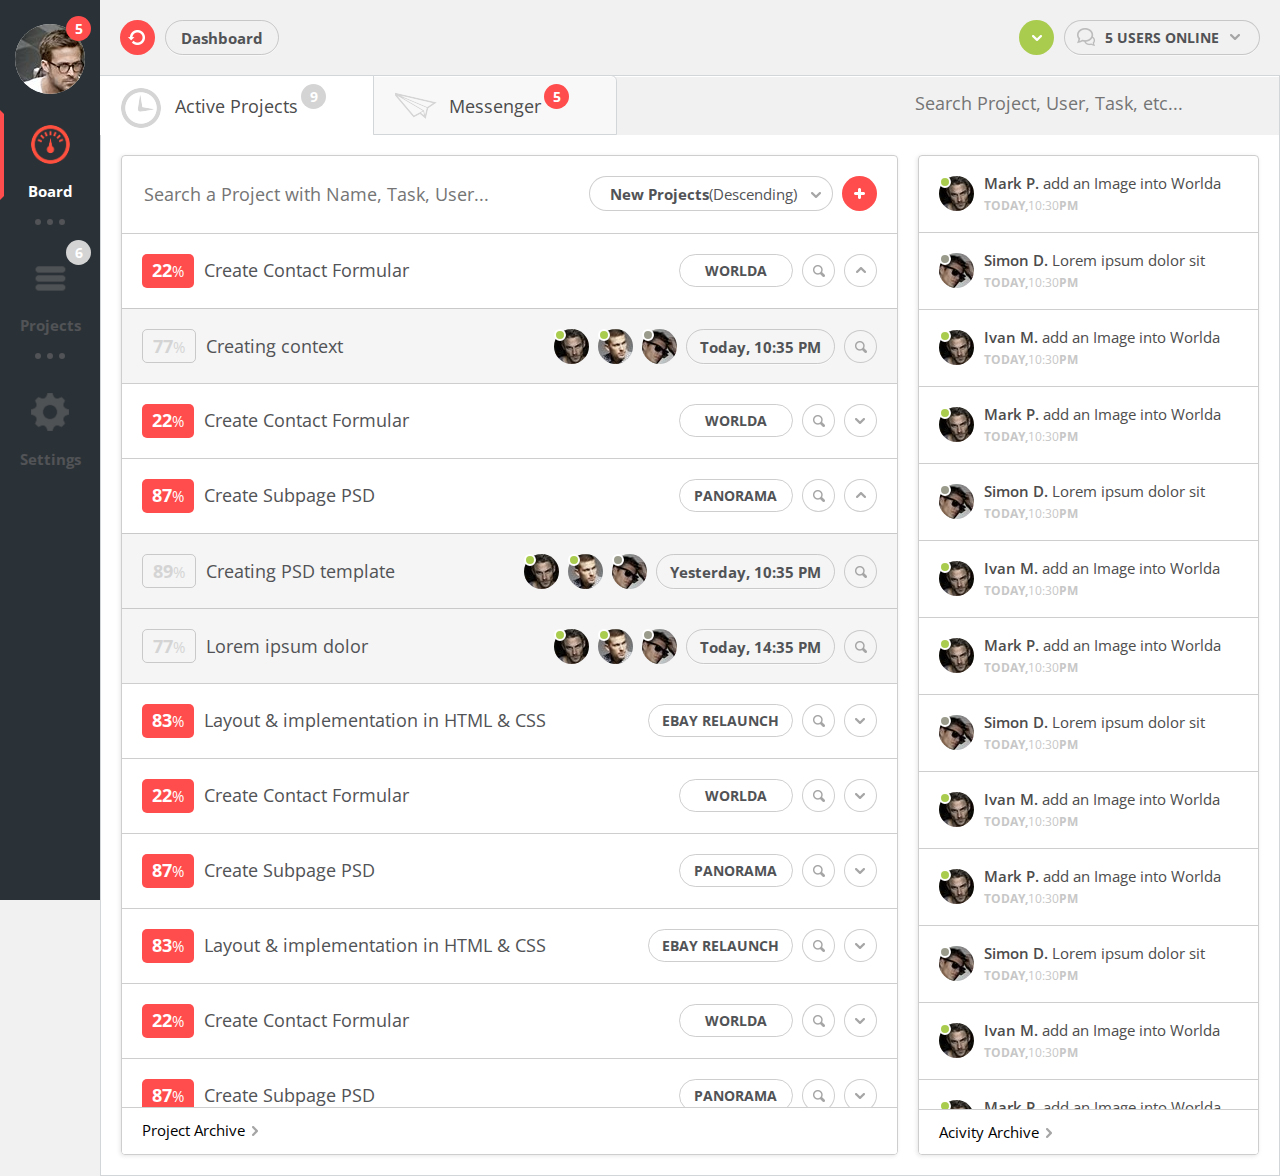
<file: works/dashboard/index.html>
<!DOCTYPE html>
<html>
  <head>
    <title>Dashboard</title>

    <meta charset="utf-8">
    <link rel="stylesheet" href="css/reset.css">
    <link rel="stylesheet" href="http://fonts.googleapis.com/css?family=Open+Sans:400,600,300,700">
    <link rel="stylesheet" href="css/dashboard_style.css">
    <link rel="stylesheet" href="js/jquery.mCustomScrollbar.min.css">
    <script src="//ajax.googleapis.com/ajax/libs/jquery/2.1.4/jquery.min.js"></script>
    <script src="js/jquery.mCustomScrollbar.concat.min.js"></script>
    <script>
      $(function(){
        $(".tasks, .user-actions").mCustomScrollbar({
          axis:"y",
          theme: "minimal-dark"
        });
      });

    </script>
  </head>
  <body>
    <aside class="menu">
      <ul class="top-menu">
        <li data-unread="5" class="account unread-news">
          <div class="avatar"><img src="i/avatar.jpg" style="position: relative;left:-85px;top: -10px;"></div>
        </li>
        <li class="board-link active">
          <div class="icon-wrapper">
            <div class="icon"></div>
          </div>
          <div class="title">board</div>
        </li>
        <li class="divider">
          <ul class="dots">
            <li></li>
            <li></li>
            <li></li>
          </ul>
        </li>
        <li data-unread="6" class="projects-link unread-news">
          <div class="icon-wrapper">
            <div class="icon"></div>
          </div>
          <div class="title">projects</div>
        </li>
        <li class="divider">
          <ul class="dots">
            <li></li>
            <li></li>
            <li></li>
          </ul>
        </li>
        <li class="settings-link">
          <div class="icon-wrapper">
            <div class="icon"></div>
          </div>
          <div class="title">settings</div>
        </li>
      </ul>
    </aside>
    <div class="board">
      <div class="top-bar">
        <div class="update"><a href="" class="refresh"></a><a href="" class="dash">dashboard</a></div>
        <div class="online"><a href="" class="expand"></a><a href="" class="users-online">5 users online</a></div>
      </div>
      <div class="content">
        <div class="tabs">
          <ul class="tabs-head">
            <li data-unread="9" data-target="#tab1" class="active active-projects unread-news">active projects</li>
            <li data-unread="5" data-target="#tab2" class="messenger unread-news">messenger</li>
          </ul>
          <div class="search">
            <input type="text" name="" placeholder="Search Project, User, Task, etc..." value="">
          </div>
          <div class="tabs-content">
            <div id="tab1" class="tab active">
              <div class="main-content">
                <div class="content-container">
                  <div class="search-projects">
                    <input type="text" name="" value="" placeholder="Search a Project with Name, Task, User...">
                    <div class="options">
                      <div class="select">New Projects<span class="direction">(descending)</span></div>
                      <div class="add"></div>
                    </div>
                  </div>
                  <ul class="tasks">
                    <li class="hassubs opened">
                      <div class="task-description">
                        <div class="task-total"><span class="percentage">22</span>%</div>
                        <div class="task-title">Create Contact Formular</div>
                        <div class="task-info">
                          <div data-tooltip="Project name" class="project-name">worlda</div>
                          <div data-tooltip="Search in tasks" class="find"></div>
                          <div class="expand"></div>
                        </div>
                      </div>
                      <ul class="subtasks">
                        <li class="subtask">
                          <div class="task-total"><span class="percentage">77</span>%</div>
                          <div class="task-title">Creating context</div>
                          <div class="task-info">
                            <div class="user on">
                              <div class="pic"><img src="i/avatar2.jpg" style="position: relative;top: -10px; left:-19px;"/></div>
                            </div>
                            <div class="user on">
                              <div class="pic"><img src="i/avatar3.jpg" style="position: relative;top: 0px; left:-37px;"/></div>
                            </div>
                            <div class="user">
                              <div class="pic"><img src="i/avatar4.jpg" style="position: relative;top: 0px; left:-37px;"/></div>
                            </div>
                            <div class="sub-date">Today, 10:35 PM</div>
                            <div data-tooltip="Search in tasks" class="find"></div>
                          </div>
                        </li>
                      </ul>
                    </li>
                    <li class=" undefined">
                      <div class="task-description">
                        <div class="task-total"><span class="percentage">22</span>%</div>
                        <div class="task-title">Create Contact Formular</div>
                        <div class="task-info">
                          <div data-tooltip="Project name" class="project-name">worlda</div>
                          <div data-tooltip="Search in tasks" class="find"></div>
                          <div class="expand"></div>
                        </div>
                      </div>
                      <ul class="subtasks">
                      </ul>
                    </li>
                    <li class="hassubs opened">
                      <div class="task-description">
                        <div class="task-total"><span class="percentage">87</span>%</div>
                        <div class="task-title">Create Subpage PSD</div>
                        <div class="task-info">
                          <div data-tooltip="Project name" class="project-name">Panorama</div>
                          <div data-tooltip="Search in tasks" class="find"></div>
                          <div class="expand"></div>
                        </div>
                      </div>
                      <ul class="subtasks">
                        <li class="subtask">
                          <div class="task-total"><span class="percentage">89</span>%</div>
                          <div class="task-title">Creating PSD template</div>
                          <div class="task-info">
                            <div class="user on">
                              <div class="pic"><img src="i/avatar2.jpg" style="position: relative;top: -10px; left:-19px;"/></div>
                            </div>
                            <div class="user on">
                              <div class="pic"><img src="i/avatar3.jpg" style="position: relative;top: 0px; left:-37px;"/></div>
                            </div>
                            <div class="user">
                              <div class="pic"><img src="i/avatar4.jpg" style="position: relative;top: 0px; left:-37px;"/></div>
                            </div>
                            <div class="sub-date">Yesterday, 10:35 PM</div>
                            <div data-tooltip="Search in tasks" class="find"></div>
                          </div>
                        </li>
                        <li class="subtask">
                          <div class="task-total"><span class="percentage">77</span>%</div>
                          <div class="task-title">Lorem ipsum dolor</div>
                          <div class="task-info">
                            <div class="user on">
                              <div class="pic"><img src="i/avatar2.jpg" style="position: relative;top: -10px; left:-19px;"/></div>
                            </div>
                            <div class="user on">
                              <div class="pic"><img src="i/avatar3.jpg" style="position: relative;top: 0px; left:-37px;"/></div>
                            </div>
                            <div class="user">
                              <div class="pic"><img src="i/avatar4.jpg" style="position: relative;top: 0px; left:-37px;"/></div>
                            </div>
                            <div class="sub-date">Today, 14:35 PM</div>
                            <div data-tooltip="Search in tasks" class="find"></div>
                          </div>
                        </li>
                      </ul>
                    </li>
                    <li class=" undefined">
                      <div class="task-description">
                        <div class="task-total"><span class="percentage">83</span>%</div>
                        <div class="task-title">Layout &amp; implementation in HTML &amp; CSS</div>
                        <div class="task-info">
                          <div data-tooltip="Project name" class="project-name">Ebay Relaunch</div>
                          <div data-tooltip="Search in tasks" class="find"></div>
                          <div class="expand"></div>
                        </div>
                      </div>
                      <ul class="subtasks">
                      </ul>
                    </li>
                    <li class=" undefined">
                      <div class="task-description">
                        <div class="task-total"><span class="percentage">22</span>%</div>
                        <div class="task-title">Create Contact Formular</div>
                        <div class="task-info">
                          <div data-tooltip="Project name" class="project-name">worlda</div>
                          <div data-tooltip="Search in tasks" class="find"></div>
                          <div class="expand"></div>
                        </div>
                      </div>
                      <ul class="subtasks">
                      </ul>
                    </li>
                    <li class=" undefined">
                      <div class="task-description">
                        <div class="task-total"><span class="percentage">87</span>%</div>
                        <div class="task-title">Create Subpage PSD</div>
                        <div class="task-info">
                          <div data-tooltip="Project name" class="project-name">Panorama</div>
                          <div data-tooltip="Search in tasks" class="find"></div>
                          <div class="expand"></div>
                        </div>
                      </div>
                      <ul class="subtasks">
                      </ul>
                    </li>
                    <li class=" undefined">
                      <div class="task-description">
                        <div class="task-total"><span class="percentage">83</span>%</div>
                        <div class="task-title">Layout &amp; implementation in HTML &amp; CSS</div>
                        <div class="task-info">
                          <div data-tooltip="Project name" class="project-name">Ebay Relaunch</div>
                          <div data-tooltip="Search in tasks" class="find"></div>
                          <div class="expand"></div>
                        </div>
                      </div>
                      <ul class="subtasks">
                      </ul>
                    </li>
                    <li class=" undefined">
                      <div class="task-description">
                        <div class="task-total"><span class="percentage">22</span>%</div>
                        <div class="task-title">Create Contact Formular</div>
                        <div class="task-info">
                          <div data-tooltip="Project name" class="project-name">worlda</div>
                          <div data-tooltip="Search in tasks" class="find"></div>
                          <div class="expand"></div>
                        </div>
                      </div>
                      <ul class="subtasks">
                      </ul>
                    </li>
                    <li class=" undefined">
                      <div class="task-description">
                        <div class="task-total"><span class="percentage">87</span>%</div>
                        <div class="task-title">Create Subpage PSD</div>
                        <div class="task-info">
                          <div data-tooltip="Project name" class="project-name">Panorama</div>
                          <div data-tooltip="Search in tasks" class="find"></div>
                          <div class="expand"></div>
                        </div>
                      </div>
                      <ul class="subtasks">
                      </ul>
                    </li>
                    <li class=" undefined">
                      <div class="task-description">
                        <div class="task-total"><span class="percentage">83</span>%</div>
                        <div class="task-title">Layout &amp; implementation in HTML &amp; CSS</div>
                        <div class="task-info">
                          <div data-tooltip="Project name" class="project-name">Ebay Relaunch</div>
                          <div data-tooltip="Search in tasks" class="find"></div>
                          <div class="expand"></div>
                        </div>
                      </div>
                      <ul class="subtasks">
                      </ul>
                    </li>
                    <li class=" undefined">
                      <div class="task-description">
                        <div class="task-total"><span class="percentage">22</span>%</div>
                        <div class="task-title">Create Contact Formular</div>
                        <div class="task-info">
                          <div data-tooltip="Project name" class="project-name">worlda</div>
                          <div data-tooltip="Search in tasks" class="find"></div>
                          <div class="expand"></div>
                        </div>
                      </div>
                      <ul class="subtasks">
                      </ul>
                    </li>
                    <li class=" undefined">
                      <div class="task-description">
                        <div class="task-total"><span class="percentage">87</span>%</div>
                        <div class="task-title">Create Subpage PSD</div>
                        <div class="task-info">
                          <div data-tooltip="Project name" class="project-name">Panorama</div>
                          <div data-tooltip="Search in tasks" class="find"></div>
                          <div class="expand"></div>
                        </div>
                      </div>
                      <ul class="subtasks">
                      </ul>
                    </li>
                    <li class=" undefined">
                      <div class="task-description">
                        <div class="task-total"><span class="percentage">83</span>%</div>
                        <div class="task-title">Layout &amp; implementation in HTML &amp; CSS</div>
                        <div class="task-info">
                          <div data-tooltip="Project name" class="project-name">Ebay Relaunch</div>
                          <div data-tooltip="Search in tasks" class="find"></div>
                          <div class="expand"></div>
                        </div>
                      </div>
                      <ul class="subtasks">
                      </ul>
                    </li>
                    <li class=" undefined">
                      <div class="task-description">
                        <div class="task-total"><span class="percentage">22</span>%</div>
                        <div class="task-title">Create Contact Formular</div>
                        <div class="task-info">
                          <div data-tooltip="Project name" class="project-name">worlda</div>
                          <div data-tooltip="Search in tasks" class="find"></div>
                          <div class="expand"></div>
                        </div>
                      </div>
                      <ul class="subtasks">
                      </ul>
                    </li>
                    <li class=" undefined">
                      <div class="task-description">
                        <div class="task-total"><span class="percentage">87</span>%</div>
                        <div class="task-title">Create Subpage PSD</div>
                        <div class="task-info">
                          <div data-tooltip="Project name" class="project-name">Panorama</div>
                          <div data-tooltip="Search in tasks" class="find"></div>
                          <div class="expand"></div>
                        </div>
                      </div>
                      <ul class="subtasks">
                      </ul>
                    </li>
                    <li class=" undefined">
                      <div class="task-description">
                        <div class="task-total"><span class="percentage">83</span>%</div>
                        <div class="task-title">Layout &amp; implementation in HTML &amp; CSS</div>
                        <div class="task-info">
                          <div data-tooltip="Project name" class="project-name">Ebay Relaunch</div>
                          <div data-tooltip="Search in tasks" class="find"></div>
                          <div class="expand"></div>
                        </div>
                      </div>
                      <ul class="subtasks">
                      </ul>
                    </li>
                    <li class=" undefined">
                      <div class="task-description">
                        <div class="task-total"><span class="percentage">22</span>%</div>
                        <div class="task-title">Create Contact Formular</div>
                        <div class="task-info">
                          <div data-tooltip="Project name" class="project-name">worlda</div>
                          <div data-tooltip="Search in tasks" class="find"></div>
                          <div class="expand"></div>
                        </div>
                      </div>
                      <ul class="subtasks">
                      </ul>
                    </li>
                    <li class=" undefined">
                      <div class="task-description">
                        <div class="task-total"><span class="percentage">87</span>%</div>
                        <div class="task-title">Create Subpage PSD</div>
                        <div class="task-info">
                          <div data-tooltip="Project name" class="project-name">Panorama</div>
                          <div data-tooltip="Search in tasks" class="find"></div>
                          <div class="expand"></div>
                        </div>
                      </div>
                      <ul class="subtasks">
                      </ul>
                    </li>
                  </ul>
                  <div data-tooltip="View projects tasks archive" class="archive"><span>Project archive</span></div>
                </div>
              </div>
              <div class="users-activity">
                <div class="users-activity-container">
                  <ul class="user-actions">
                    <li>
                      <div class="user on">
                        <div class="pic"><img src="i/avatar2.jpg" style="position: relative;top: -10px; left:-19px;"/></div>
                        <div class="description"><span class="name">Mark P.</span>&nbsp;add an Image into Worlda</div>
                        <div class="date"><span class="day">Today,</span><span class="time">10:30</span><span class="am">PM</span></div>
                      </div>
                    </li>
                    <li>
                      <div class="user">
                        <div class="pic"><img src="i/avatar4.jpg" style="position: relative;top: 0px; left:-37px;"/></div>
                        <div class="description"><span class="name">Simon D.</span>&nbsp;Lorem ipsum dolor sit</div>
                        <div class="date"><span class="day">Today,</span><span class="time">10:30</span><span class="am">PM</span></div>
                      </div>
                    </li>
                    <li>
                      <div class="user on">
                        <div class="pic"><img src="i/avatar2.jpg" style="position: relative;top: -10px; left:-19px;"/></div>
                        <div class="description"><span class="name">Ivan M.</span>&nbsp;add an Image into Worlda</div>
                        <div class="date"><span class="day">Today,</span><span class="time">10:30</span><span class="am">PM</span></div>
                      </div>
                    </li>
                    <li>
                      <div class="user on">
                        <div class="pic"><img src="i/avatar2.jpg" style="position: relative;top: -10px; left:-19px;"/></div>
                        <div class="description"><span class="name">Mark P.</span>&nbsp;add an Image into Worlda</div>
                        <div class="date"><span class="day">Today,</span><span class="time">10:30</span><span class="am">PM</span></div>
                      </div>
                    </li>
                    <li>
                      <div class="user">
                        <div class="pic"><img src="i/avatar4.jpg" style="position: relative;top: 0px; left:-37px;"/></div>
                        <div class="description"><span class="name">Simon D.</span>&nbsp;Lorem ipsum dolor sit</div>
                        <div class="date"><span class="day">Today,</span><span class="time">10:30</span><span class="am">PM</span></div>
                      </div>
                    </li>
                    <li>
                      <div class="user on">
                        <div class="pic"><img src="i/avatar2.jpg" style="position: relative;top: -10px; left:-19px;"/></div>
                        <div class="description"><span class="name">Ivan M.</span>&nbsp;add an Image into Worlda</div>
                        <div class="date"><span class="day">Today,</span><span class="time">10:30</span><span class="am">PM</span></div>
                      </div>
                    </li>
                    <li>
                      <div class="user on">
                        <div class="pic"><img src="i/avatar2.jpg" style="position: relative;top: -10px; left:-19px;"/></div>
                        <div class="description"><span class="name">Mark P.</span>&nbsp;add an Image into Worlda</div>
                        <div class="date"><span class="day">Today,</span><span class="time">10:30</span><span class="am">PM</span></div>
                      </div>
                    </li>
                    <li>
                      <div class="user">
                        <div class="pic"><img src="i/avatar4.jpg" style="position: relative;top: 0px; left:-37px;"/></div>
                        <div class="description"><span class="name">Simon D.</span>&nbsp;Lorem ipsum dolor sit</div>
                        <div class="date"><span class="day">Today,</span><span class="time">10:30</span><span class="am">PM</span></div>
                      </div>
                    </li>
                    <li>
                      <div class="user on">
                        <div class="pic"><img src="i/avatar2.jpg" style="position: relative;top: -10px; left:-19px;"/></div>
                        <div class="description"><span class="name">Ivan M.</span>&nbsp;add an Image into Worlda</div>
                        <div class="date"><span class="day">Today,</span><span class="time">10:30</span><span class="am">PM</span></div>
                      </div>
                    </li>
                    <li>
                      <div class="user on">
                        <div class="pic"><img src="i/avatar2.jpg" style="position: relative;top: -10px; left:-19px;"/></div>
                        <div class="description"><span class="name">Mark P.</span>&nbsp;add an Image into Worlda</div>
                        <div class="date"><span class="day">Today,</span><span class="time">10:30</span><span class="am">PM</span></div>
                      </div>
                    </li>
                    <li>
                      <div class="user">
                        <div class="pic"><img src="i/avatar4.jpg" style="position: relative;top: 0px; left:-37px;"/></div>
                        <div class="description"><span class="name">Simon D.</span>&nbsp;Lorem ipsum dolor sit</div>
                        <div class="date"><span class="day">Today,</span><span class="time">10:30</span><span class="am">PM</span></div>
                      </div>
                    </li>
                    <li>
                      <div class="user on">
                        <div class="pic"><img src="i/avatar2.jpg" style="position: relative;top: -10px; left:-19px;"/></div>
                        <div class="description"><span class="name">Ivan M.</span>&nbsp;add an Image into Worlda</div>
                        <div class="date"><span class="day">Today,</span><span class="time">10:30</span><span class="am">PM</span></div>
                      </div>
                    </li>
                    <li>
                      <div class="user on">
                        <div class="pic"><img src="i/avatar2.jpg" style="position: relative;top: -10px; left:-19px;"/></div>
                        <div class="description"><span class="name">Mark P.</span>&nbsp;add an Image into Worlda</div>
                        <div class="date"><span class="day">Today,</span><span class="time">10:30</span><span class="am">PM</span></div>
                      </div>
                    </li>
                    <li>
                      <div class="user">
                        <div class="pic"><img src="i/avatar4.jpg" style="position: relative;top: 0px; left:-37px;"/></div>
                        <div class="description"><span class="name">Simon D.</span>&nbsp;Lorem ipsum dolor sit</div>
                        <div class="date"><span class="day">Today,</span><span class="time">10:30</span><span class="am">PM</span></div>
                      </div>
                    </li>
                    <li>
                      <div class="user on">
                        <div class="pic"><img src="i/avatar2.jpg" style="position: relative;top: -10px; left:-19px;"/></div>
                        <div class="description"><span class="name">Ivan M.</span>&nbsp;add an Image into Worlda</div>
                        <div class="date"><span class="day">Today,</span><span class="time">10:30</span><span class="am">PM</span></div>
                      </div>
                    </li>
                  </ul>
                  <div data-tooltip="View activity data archive" class="archive"><span>acivity archive</span></div>
                </div>
              </div>
            </div>
            <div id="tab2" class="tab">
              <div class="content-container tab2-content">
                <p>Lorem ipsum dolor sit amet, consectetur adipisicing elit. Reprehenderit, eos, similique, molestias omnis corrupti iusto iure aperiam sunt doloremque accusantium ipsum ex quam tempore animi perferendis atque magnam. Molestias, voluptatibus, repellat, harum enim laborum iusto itaque maxime neque provident eaque magni aut blanditiis odit. Dolorem, tempora, dignissimos assumenda illo totam vel deserunt consequuntur delectus ipsa temporibus earum aliquam ea sunt error quas magni accusamus facere laborum minus quam quisquam placeat consequatur. Itaque, architecto suscipit molestias quod ex officiis minus adipisci magnam. Minus, molestiae adipisci saepe. Eius, omnis, distinctio, consectetur illum in modi laborum quidem magni voluptatibus sequi tempore blanditiis nihil.</p>
                <p>Lorem ipsum dolor sit amet, consectetur adipisicing elit. Reprehenderit, eos, similique, molestias omnis corrupti iusto iure aperiam sunt doloremque accusantium ipsum ex quam tempore animi perferendis atque magnam. Molestias, voluptatibus, repellat, harum enim laborum iusto itaque maxime neque provident eaque magni aut blanditiis odit. Dolorem, tempora, dignissimos assumenda illo totam vel deserunt consequuntur delectus ipsa temporibus earum aliquam ea sunt error quas magni accusamus facere laborum minus quam quisquam placeat consequatur. Itaque, architecto suscipit molestias quod ex officiis minus adipisci magnam. Minus, molestiae adipisci saepe. Eius, omnis, distinctio, consectetur illum in modi laborum quidem magni voluptatibus sequi tempore blanditiis nihil.</p>
                <p>Lorem ipsum dolor sit amet, consectetur adipisicing elit. Reprehenderit, eos, similique, molestias omnis corrupti iusto iure aperiam sunt doloremque accusantium ipsum ex quam tempore animi perferendis atque magnam. Molestias, voluptatibus, repellat, harum enim laborum iusto itaque maxime neque provident eaque magni aut blanditiis odit. Dolorem, tempora, dignissimos assumenda illo totam vel deserunt consequuntur delectus ipsa temporibus earum aliquam ea sunt error quas magni accusamus facere laborum minus quam quisquam placeat consequatur. Itaque, architecto suscipit molestias quod ex officiis minus adipisci magnam. Minus, molestiae adipisci saepe. Eius, omnis, distinctio, consectetur illum in modi laborum quidem magni voluptatibus sequi tempore blanditiis nihil.</p>
                <p>Lorem ipsum dolor sit amet, consectetur adipisicing elit. Reprehenderit, eos, similique, molestias omnis corrupti iusto iure aperiam sunt doloremque accusantium ipsum ex quam tempore animi perferendis atque magnam. Molestias, voluptatibus, repellat, harum enim laborum iusto itaque maxime neque provident eaque magni aut blanditiis odit. Dolorem, tempora, dignissimos assumenda illo totam vel deserunt consequuntur delectus ipsa temporibus earum aliquam ea sunt error quas magni accusamus facere laborum minus quam quisquam placeat consequatur. Itaque, architecto suscipit molestias quod ex officiis minus adipisci magnam. Minus, molestiae adipisci saepe. Eius, omnis, distinctio, consectetur illum in modi laborum quidem magni voluptatibus sequi tempore blanditiis nihil.</p>
                <p>Lorem ipsum dolor sit amet, consectetur adipisicing elit. Reprehenderit, eos, similique, molestias omnis corrupti iusto iure aperiam sunt doloremque accusantium ipsum ex quam tempore animi perferendis atque magnam. Molestias, voluptatibus, repellat, harum enim laborum iusto itaque maxime neque provident eaque magni aut blanditiis odit. Dolorem, tempora, dignissimos assumenda illo totam vel deserunt consequuntur delectus ipsa temporibus earum aliquam ea sunt error quas magni accusamus facere laborum minus quam quisquam placeat consequatur. Itaque, architecto suscipit molestias quod ex officiis minus adipisci magnam. Minus, molestiae adipisci saepe. Eius, omnis, distinctio, consectetur illum in modi laborum quidem magni voluptatibus sequi tempore blanditiis nihil.</p>
              </div>
            </div>
          </div>
        </div>
      </div>
    </div>
    <script>
      // var link = $("#ytp").attr('src');

      $('.tabs-head li').click(function() {
        $('.tabs-head li').removeClass('active');
        $(this).addClass('active');
        $('.tabs-content .tab').removeClass('active');
        $($(this).attr('data-target')).addClass('active');
        // $("#ytp").attr('src', link);
      });

      $('.hassubs .expand').click(function() {
        $(this).parents('li').toggleClass('opened');
      });
      /* $('[data-target="#tab2"]').click(function() {
        $("#ytp").attr('src', link + '?autoplay=1');
      }); */
    </script>
  </body>
</html>
</file>
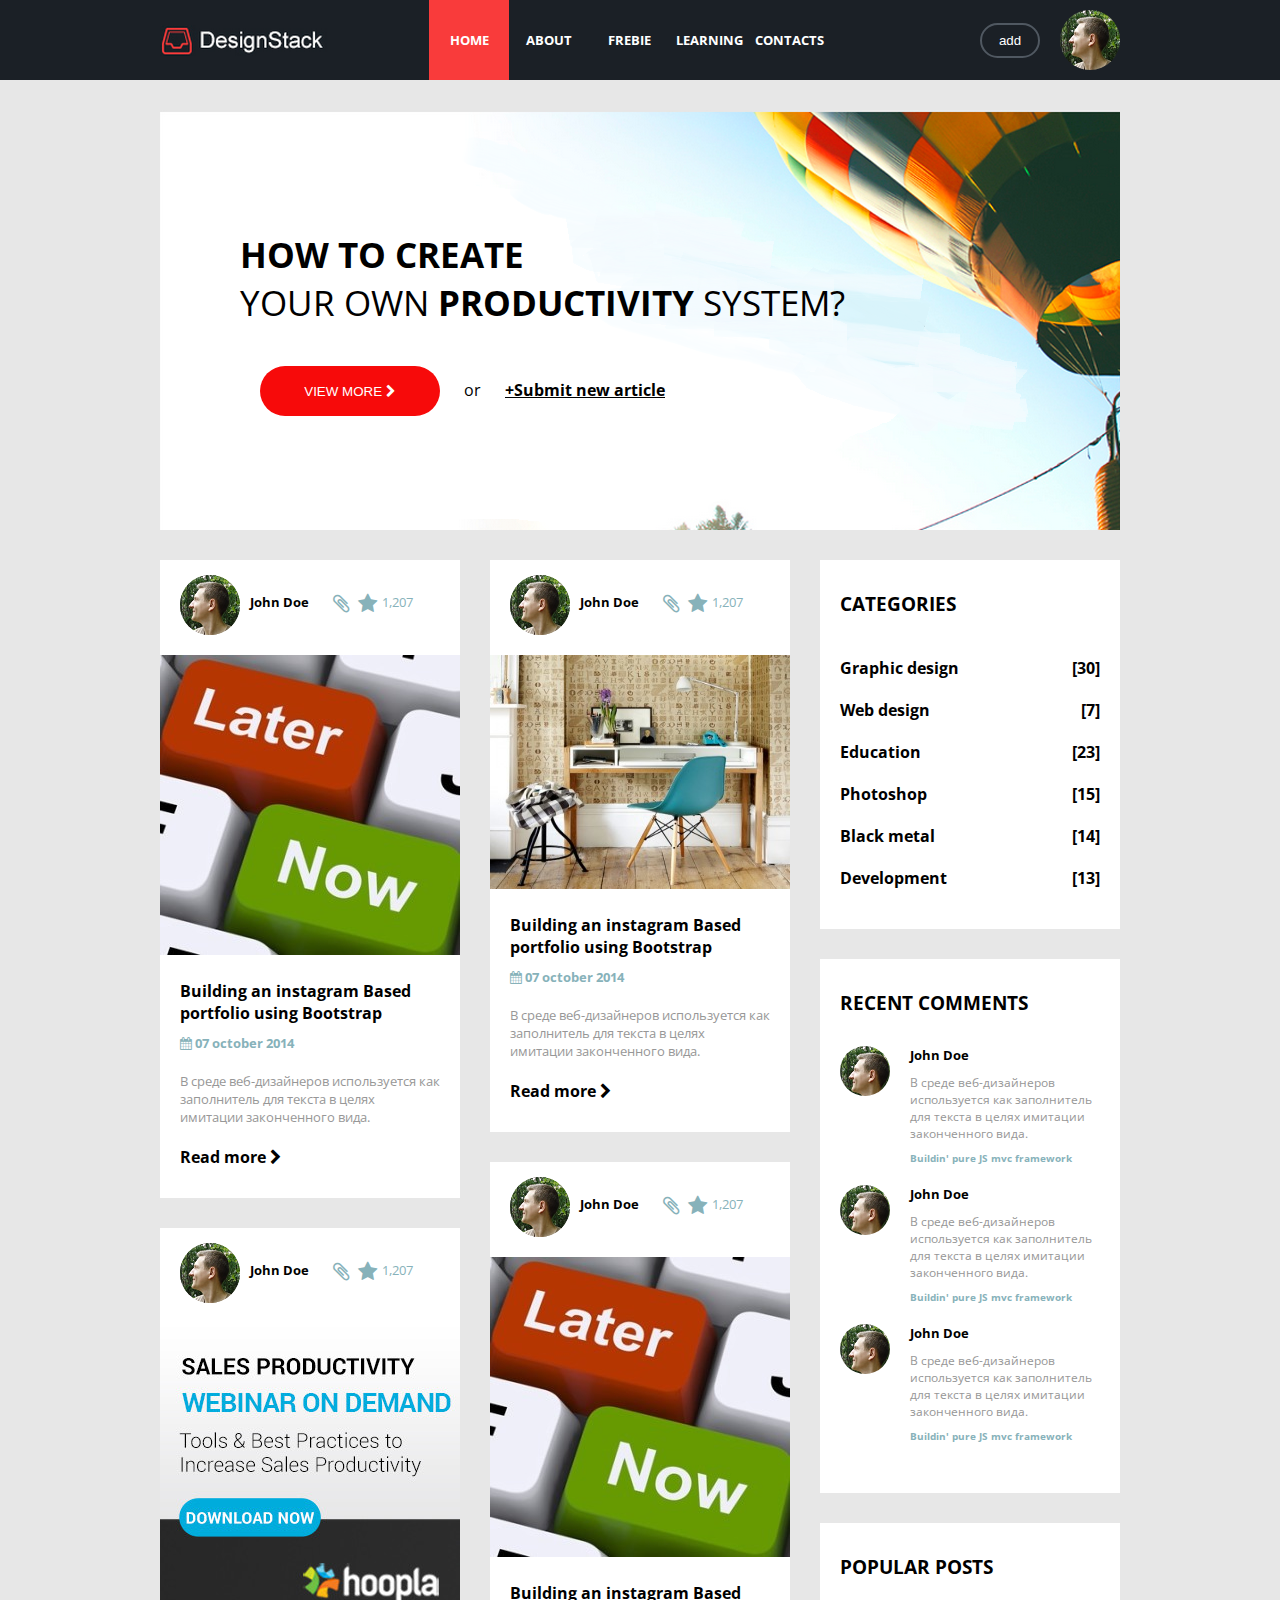
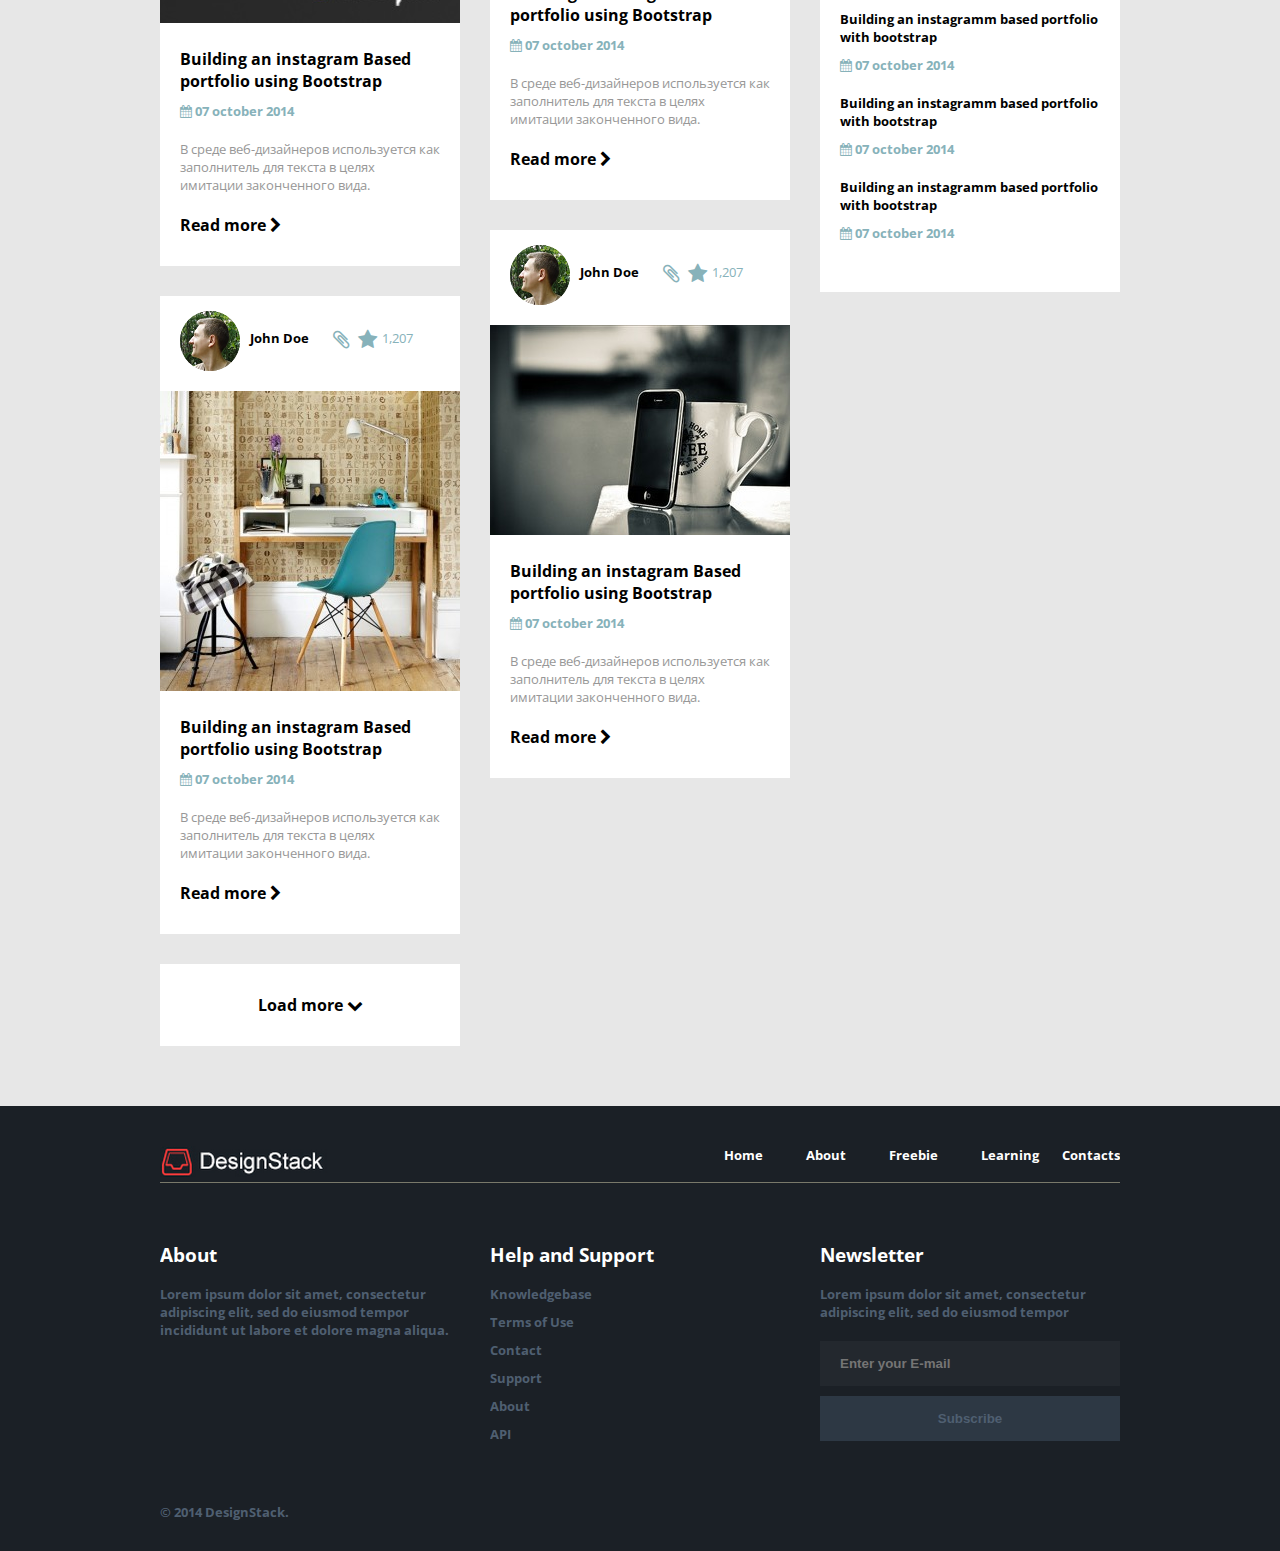
<file: works/design_stack/index.html>
<!DOCTYPE html>

<html>
<head>
  <meta charset="utf-8">
  <title>Template 1</title>

  <link href='http://fonts.googleapis.com/css?family=Open+Sans&subset=latin,cyrillic' rel='stylesheet' type='text/css'>
  <link rel="stylesheet" type="text/css" href="css/layout.css">
  <link rel="stylesheet" type="text/css" href="css/style.css">
  <link rel="stylesheet" type="text/css" href="font-awesome-4.2.0/css/font-awesome.min.css">
</head>

<body>
  <header>
    <div class="col col-1">
        <div class="logo">
          <a href="#4"><img src="i/main-logo.png" alt="" width="169" height="31" border="0" /></a>
        </div>

        <ul class="nav">
          <li class="active">home</li>
          <li><a href="#">about</a></li>
          <li><a href="#">frebie</a></li>
          <li><a href="#4">learning</a></li>
          <li><a href="#">contacts</a></li>
        </ul>
        <div class="add">
          <button class="add-person">add</button>
          <div class="avatar">
          </div>
        </div>
    </div>
  </header>
  <main>
    <div class="col col-1 pic">
      <h1><b>How to create</b><br> your own <b>productivity</b> system?</h1>
      <div class="slogan">
        <button class="view-more">View more <span class="fa fa-chevron-right"></span></button>
        or <a href="#" class="submit">+Submit new article</a>
      </div>
    </div>

    <div class="col col-1">
      <div class="col col-1-3">

        <div class="item record">
          <div class="info">
            <div class="author">John Doe</div>
            <ul>
              <li><span class="fa fa-paperclip"></span></li>
              <li><span class="fa fa-star"></span><span class="starred">1,207</span></li>
            </ul>
            <div class="avatar"><img src="i/face.png" alt="" width="60" height="64" border="0" /></div>
          </div>
          <div class="image">
            <img src="i/prod1.jpg" alt="" width="300" height="300" border="0" />
          </div>
          <div class="content">
            <div class="title">Building an instagram Based portfolio using Bootstrap</div>
            <div class="date">
              <span class="fa fa-calendar"></span>
              <span>07 october 2014</span>
            </div>
            <div class="theme">В среде веб-дизайнеров используется как заполнитель для текста в целях имитации законченного вида.</div>
          </div>
          <a href="#3">
            <div class="more">
              <span class="read-more">Read more</span>
              <span class="fa fa-chevron-right"></span>
            </div>
          </a>
        </div>

        <div class="item record">
          <div class="info">
            <div class="author">John Doe</div>
            <ul>
              <li><span class="fa fa-paperclip"></span></li>
              <li><span class="fa fa-star"></span><span class="starred">1,207</span></li>
            </ul>
            <div class="avatar"><img src="i/face.png" alt="" width="60" height="64" border="0" /></div>
          </div>
          <div class="image">
            <img src="i/prod2.jpg" alt="" width="300" height="300" border="0" />
          </div>
          <div class="content">
            <div class="title">Building an instagram Based portfolio using Bootstrap</div>
            <div class="date">
              <span class="fa fa-calendar"></span>
              <span>07 october 2014</span>
            </div>
            <div class="theme">В среде веб-дизайнеров используется как заполнитель для текста в целях имитации законченного вида.</div>
          </div>
          <a href="#3">
            <div class="more">
              <span class="read-more">Read more</span>
              <span class="fa fa-chevron-right"></span>
            </div>
          </a>
        </div>
        <div class="item record">
          <div class="info">
            <div class="author">John Doe</div>
            <ul>
              <li><span class="fa fa-paperclip"></span></li>
              <li><span class="fa fa-star"></span><span class="starred">1,207</span></li>
            </ul>
            <div class="avatar"><img src="i/face.png" alt="" width="60" height="64" border="0" /></div>
          </div>
          <div class="image">
            <img src="i/prod3.jpg" alt="" width="300" height="300" border="0" />
          </div>
          <div class="content">
            <div class="title">Building an instagram Based portfolio using Bootstrap</div>
            <div class="date">
              <span class="fa fa-calendar"></span>
              <span>07 october 2014</span>
            </div>
            <div class="theme">В среде веб-дизайнеров используется как заполнитель для текста в целях имитации законченного вида.</div>
          </div>
          <a href="#3">
            <div class="more">
              <span class="read-more">Read more</span>
              <span class="fa fa-chevron-right"></span>
            </div>
          </a>
        </div>
      </div>
      <div class="col col-1-3">
        <div class="item record">
          <div class="info">
            <div class="author">John Doe</div>
            <ul>
              <li><span class="fa fa-paperclip"></span></li>
              <li><span class="fa fa-star"></span><span class="starred">1,207</span></li>
            </ul>
            <div class="avatar"><img src="i/face.png" alt="" width="60" height="64" border="0" /></div>
          </div>
          <div class="image">
            <img src="i/prod3.jpg" alt="" width="300" height="234" border="0" />
          </div>
          <div class="content">
            <div class="title">Building an instagram Based portfolio using Bootstrap</div>
            <div class="date">
              <span class="fa fa-calendar"></span>
              <span>07 october 2014</span>
            </div>
            <div class="theme">В среде веб-дизайнеров используется как заполнитель для текста в целях имитации законченного вида.</div>
          </div>
          <a href="#3">
            <div class="more">
              <span class="read-more">Read more</span>
              <span class="fa fa-chevron-right"></span>
            </div>
          </a>
        </div>
        <div class="item record">
          <div class="info">
            <div class="author">John Doe</div>
            <ul>
              <li><span class="fa fa-paperclip"></span></li>
              <li><span class="fa fa-star"></span><span class="starred">1,207</span></li>
            </ul>
            <div class="avatar"><img src="i/face.png" alt="" width="60" height="64" border="0" /></div>
          </div>
          <div class="image">
            <img src="i/prod1.jpg" alt="" width="300" height="300" border="0" />
          </div>
          <div class="content">
            <div class="title">Building an instagram Based portfolio using Bootstrap</div>
            <div class="date">
              <span class="fa fa-calendar"></span>
              <span>07 october 2014</span>
            </div>
            <div class="theme">В среде веб-дизайнеров используется как заполнитель для текста в целях имитации законченного вида.</div>
          </div>
          <a href="#3">
            <div class="more">
              <span class="read-more">Read more</span>
              <span class="fa fa-chevron-right"></span>
            </div>
          </a>
        </div>
        <div class="item record">
          <div class="info">
            <div class="author">John Doe</div>
            <ul>
              <li><span class="fa fa-paperclip"></span></li>
              <li><span class="fa fa-star"></span><span class="starred">1,207</span></li>
            </ul>
            <div class="avatar"><img src="i/face.png" alt="" width="60" height="64" border="0" /></div>
          </div>
          <div class="image">
            <img src="i/img.jpg" alt="" width="300" height="210" border="0" />
          </div>
          <div class="content">
            <div class="title">Building an instagram Based portfolio using Bootstrap</div>
            <div class="date">
              <span class="fa fa-calendar"></span>
              <span>07 october 2014</span>
            </div>
            <div class="theme">В среде веб-дизайнеров используется как заполнитель для текста в целях имитации законченного вида.</div>
          </div>
          <a href="#3">
            <div class="more">
              <span class="read-more">Read more</span>
              <span class="fa fa-chevron-right"></span>
            </div>
          </a>
        </div>
      </div>

      <div class="col col-1-3">
        <div class="item categories">
          <h2>Categories</h2>
          <div class="categories-list">
            <a href="#1"><div class="categories-item">Graphic design</div><div class="categories-count">[30]</div></a>
            <a href="#1"><div class="categories-item">Web design</div><div class="categories-count">[7]</div></a>
            <a href="#1"><div class="categories-item">Education</div><div class="categories-count">[23]</div></a>
            <a href="#1"><div class="categories-item">Photoshop</div><div class="categories-count">[15]</div></a>
            <a href="#1"><div class="categories-item">Black metal</div><div class="categories-count">[14]</div></a>
            <a href="#1"><div class="categories-item">Development</div><div class="categories-count">[13]</div></a>
          </div>
        </div>

        <div class="item comments">
          <h2>Recent comments</h2>
          <div class="comment">
            <a href="#"><div class="comment-author">John Doe</div></a>
            <div class="comment-text">В среде веб-дизайнеров используется как заполнитель для текста в целях имитации законченного вида.</div>
            <a href="#"><div class="comment-theme">Buildin' pure JS mvc framework</div></a>
            <a href="#"><div class="comment-photo"><img src="i/face.png" alt="" width="60" height="64" border="0" /></div></a>
          </div>
          <div class="comment">
            <a href="#"><div class="comment-author">John Doe</div></a>
            <div class="comment-text">В среде веб-дизайнеров используется как заполнитель для текста в целях имитации законченного вида.</div>
            <a href="#"><div class="comment-theme">Buildin' pure JS mvc framework</div></a>
            <a href="#"><div class="comment-photo"><img src="i/face.png" alt="" width="60" height="64" border="0" /></div></a>
          </div>
          <div class="comment">
            <a href="#"><div class="comment-author">John Doe</div></a>
            <div class="comment-text">В среде веб-дизайнеров используется как заполнитель для текста в целях имитации законченного вида.</div>
            <a href="#"><div class="comment-theme">Buildin' pure JS mvc framework</div></a>
            <a href="#"><div class="comment-photo"><img src="i/face.png" alt="" width="60" height="64" border="0" /></div></a>
          </div>
        </div>
        <div class="item posts">
          <h2>Popular posts</h2>
          <div class="post-item">
            <a href="#"><div class="post">Building an instagramm based portfolio with bootstrap</div></a>
            <div class="date">
              <span class="fa fa-calendar"></span>
              <span>07 october 2014</span>
            </div>
          </div>
          <div class="post-item">
            <a href="#"><div class="post">Building an instagramm based portfolio with bootstrap</div></a>
            <div class="date">
              <span class="fa fa-calendar"></span>
              <span>07 october 2014</span>
            </div>
          </div>
          <div class="post-item">
            <a href="#"><div class="post">Building an instagramm based portfolio with bootstrap</div></a>
            <div class="date">
              <span class="fa fa-calendar"></span>
              <span>07 october 2014</span>
            </div>
          </div>
        </div>
      </div>
    </div>
    <div class="col col-1">
      <div class="item load-more">
        <span>Load more</span>
        <span class="fa fa-chevron-down"></span>
      </div>
    </div>
  </main>
  <footer>
    <div class="col col-1 footer-nav">
      <div class="footer-logo">
        <a href="#4"><img src="i/main-logo.png" alt="" width="169" height="31" border="0" />
      </div>
      <ul class="nav">
        <li><a href="#2">Home</a></li>
        <li><a href="#2">About</a></li>
        <li><a href="#2">Freebie</a></li>
        <li><a href="#2">Learning</a></li>
        <li><a href="#2">Contacts</a></li>
      </ul>
    </div>
    <div class="col col-1">
      <div class="col col-1-3 about">
        <h3>About</h3>
        <div class="description">
          Lorem ipsum dolor sit amet, consectetur adipiscing elit, sed do eiusmod tempor incididunt ut labore et dolore magna aliqua.
        </div>
      </div>

      <div class="col col-1-3">
        <div class="col col-1-3 about">
          <h3>Help and Support</h3>
          <div class="description">
            <ul>
              <li><a href="#3">Knowledgebase</a></li>
              <li><a href="#3">Terms of Use</a></li>
              <li><a href="#3">Contact</a></li>
              <li><a href="#3">Support</a></li>
              <li><a href="#3">About</a></li>
              <li><a href="#3">API</a></li>
            </ul>
          </div>
        </div>
      </div>

      <div class="col col-1-3">
        <div class="col col-1-3 about">
          <h3>Newsletter</h3>
          <div class="description">
            Lorem ipsum dolor sit amet, consectetur adipiscing elit, sed do eiusmod tempor
          </div>
          <input type="email" name="" placeholder="Enter your E-mail">
          <input type="submit" name="" value="Subscribe">
        </div>
      </div>
    </div>

    <div class="col col-1 copy">
      &copy; 2014 DesignStack.
    </div>
  </footer>
</body>
</html>
</file>
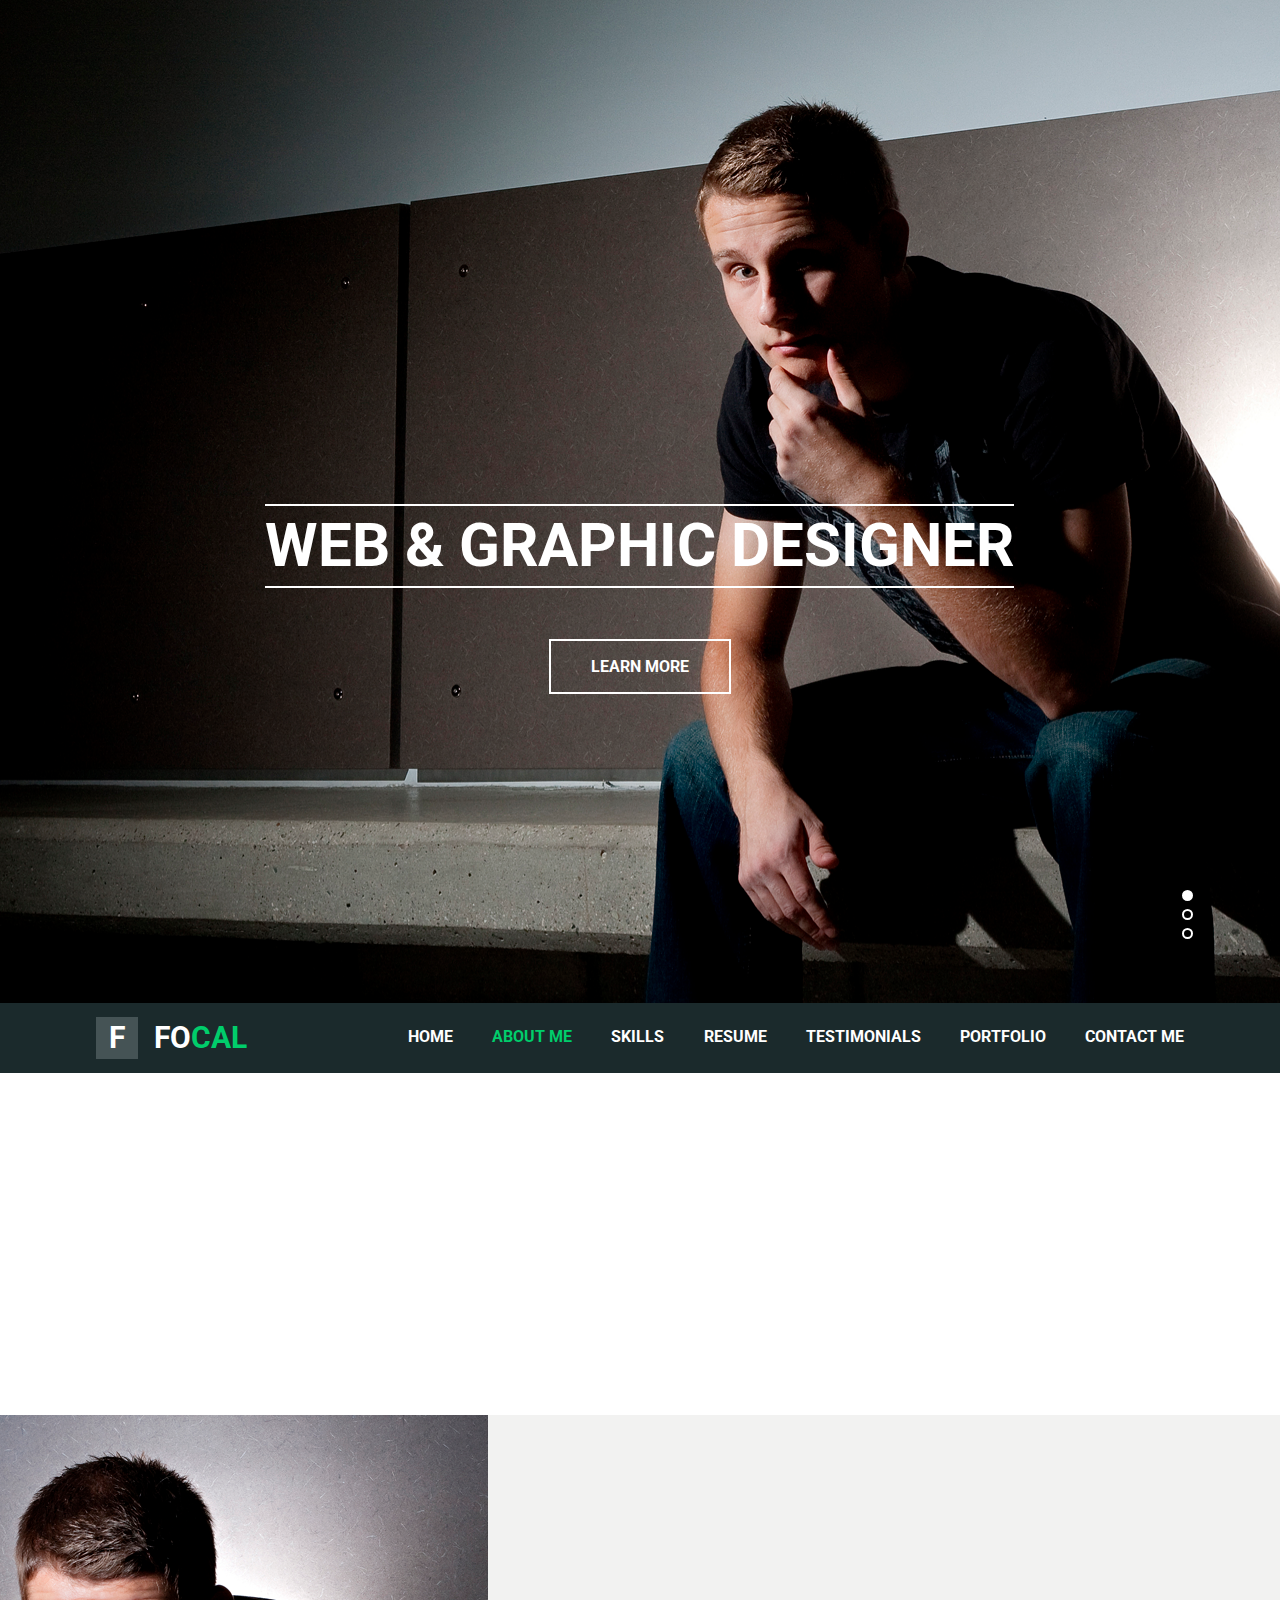
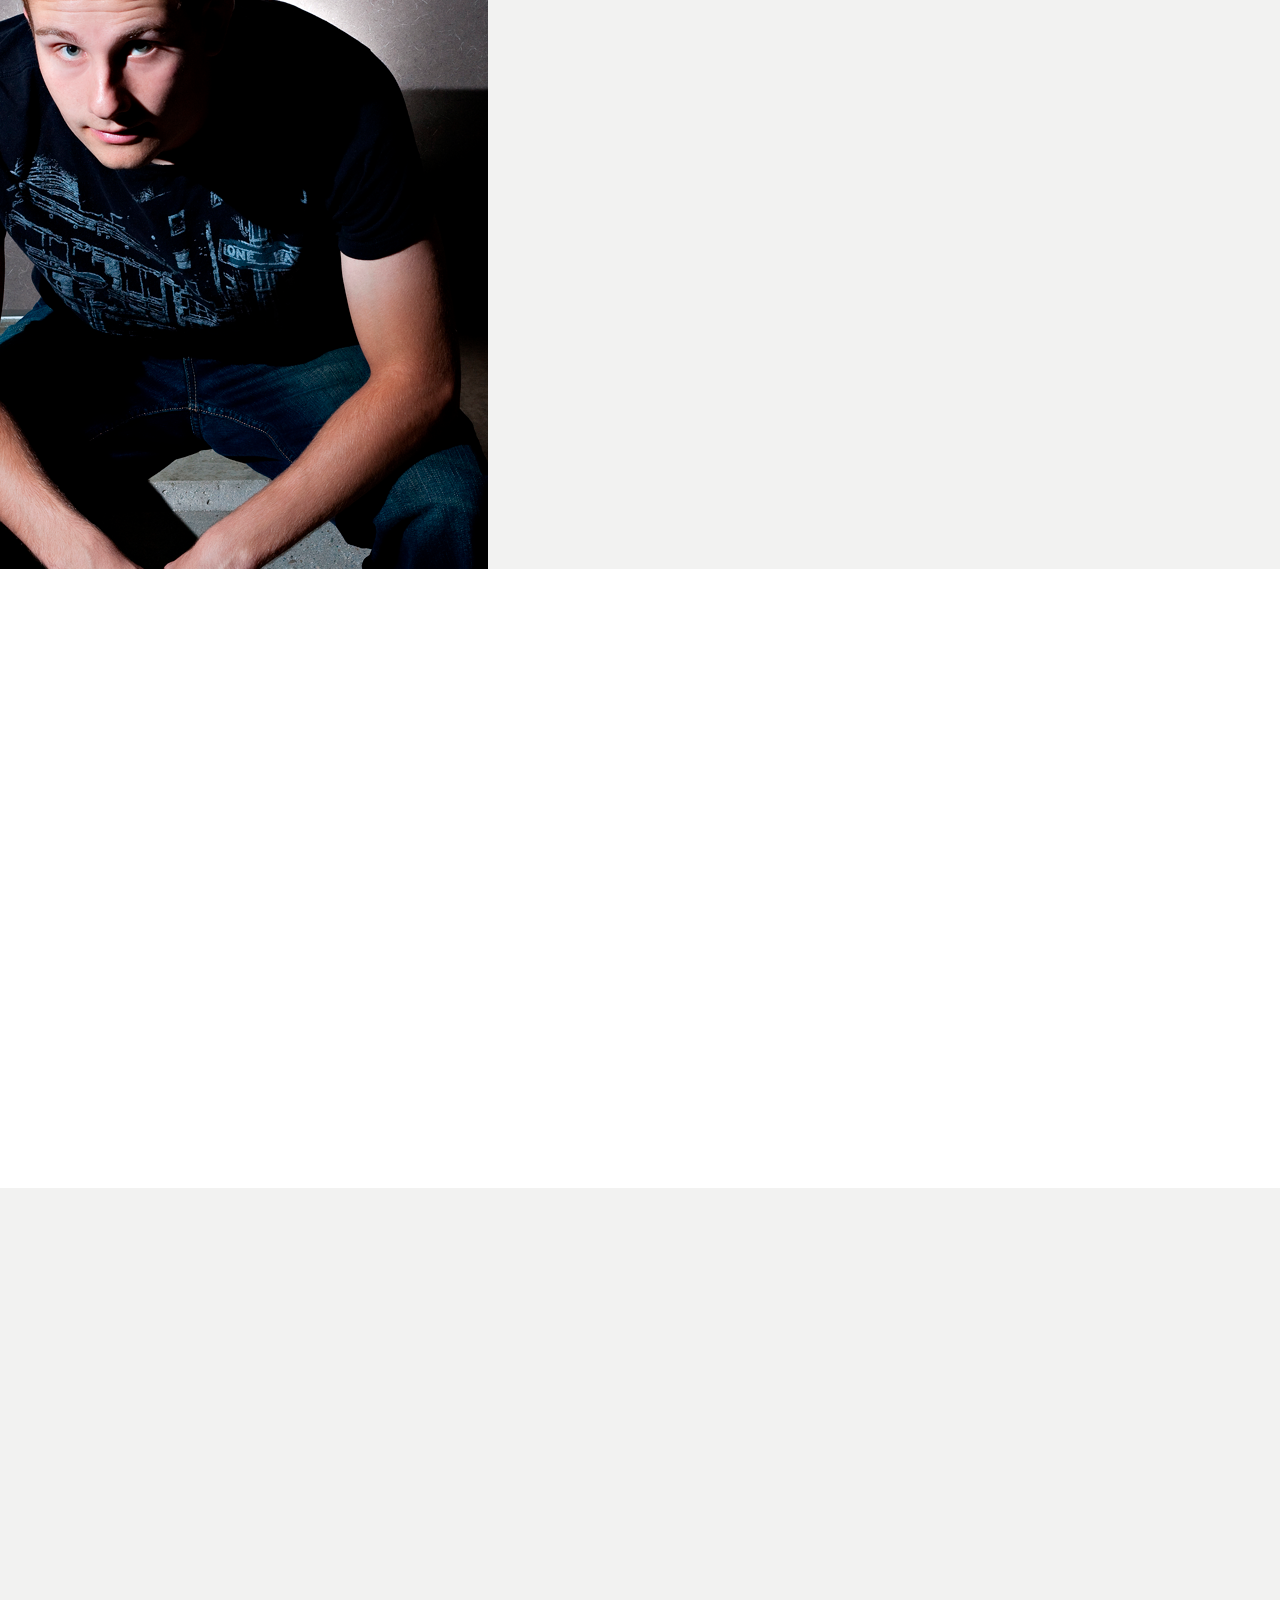
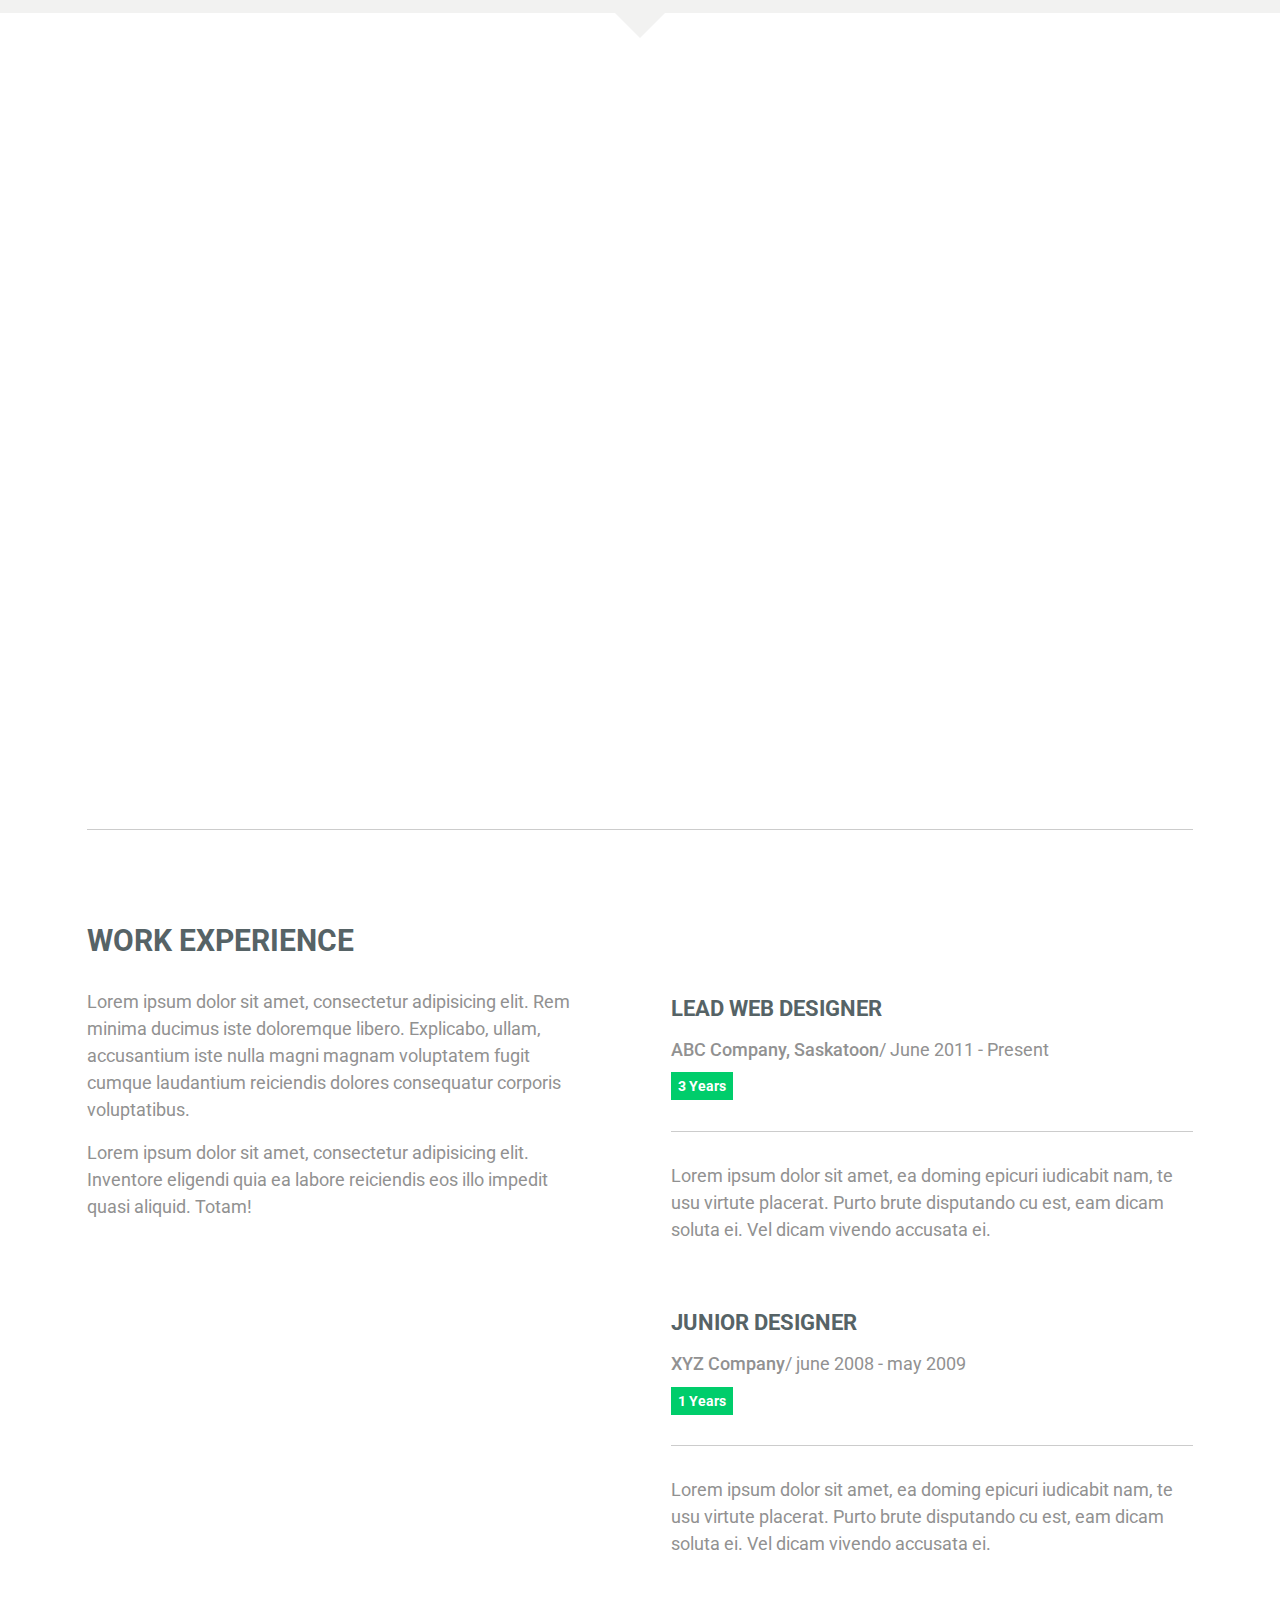
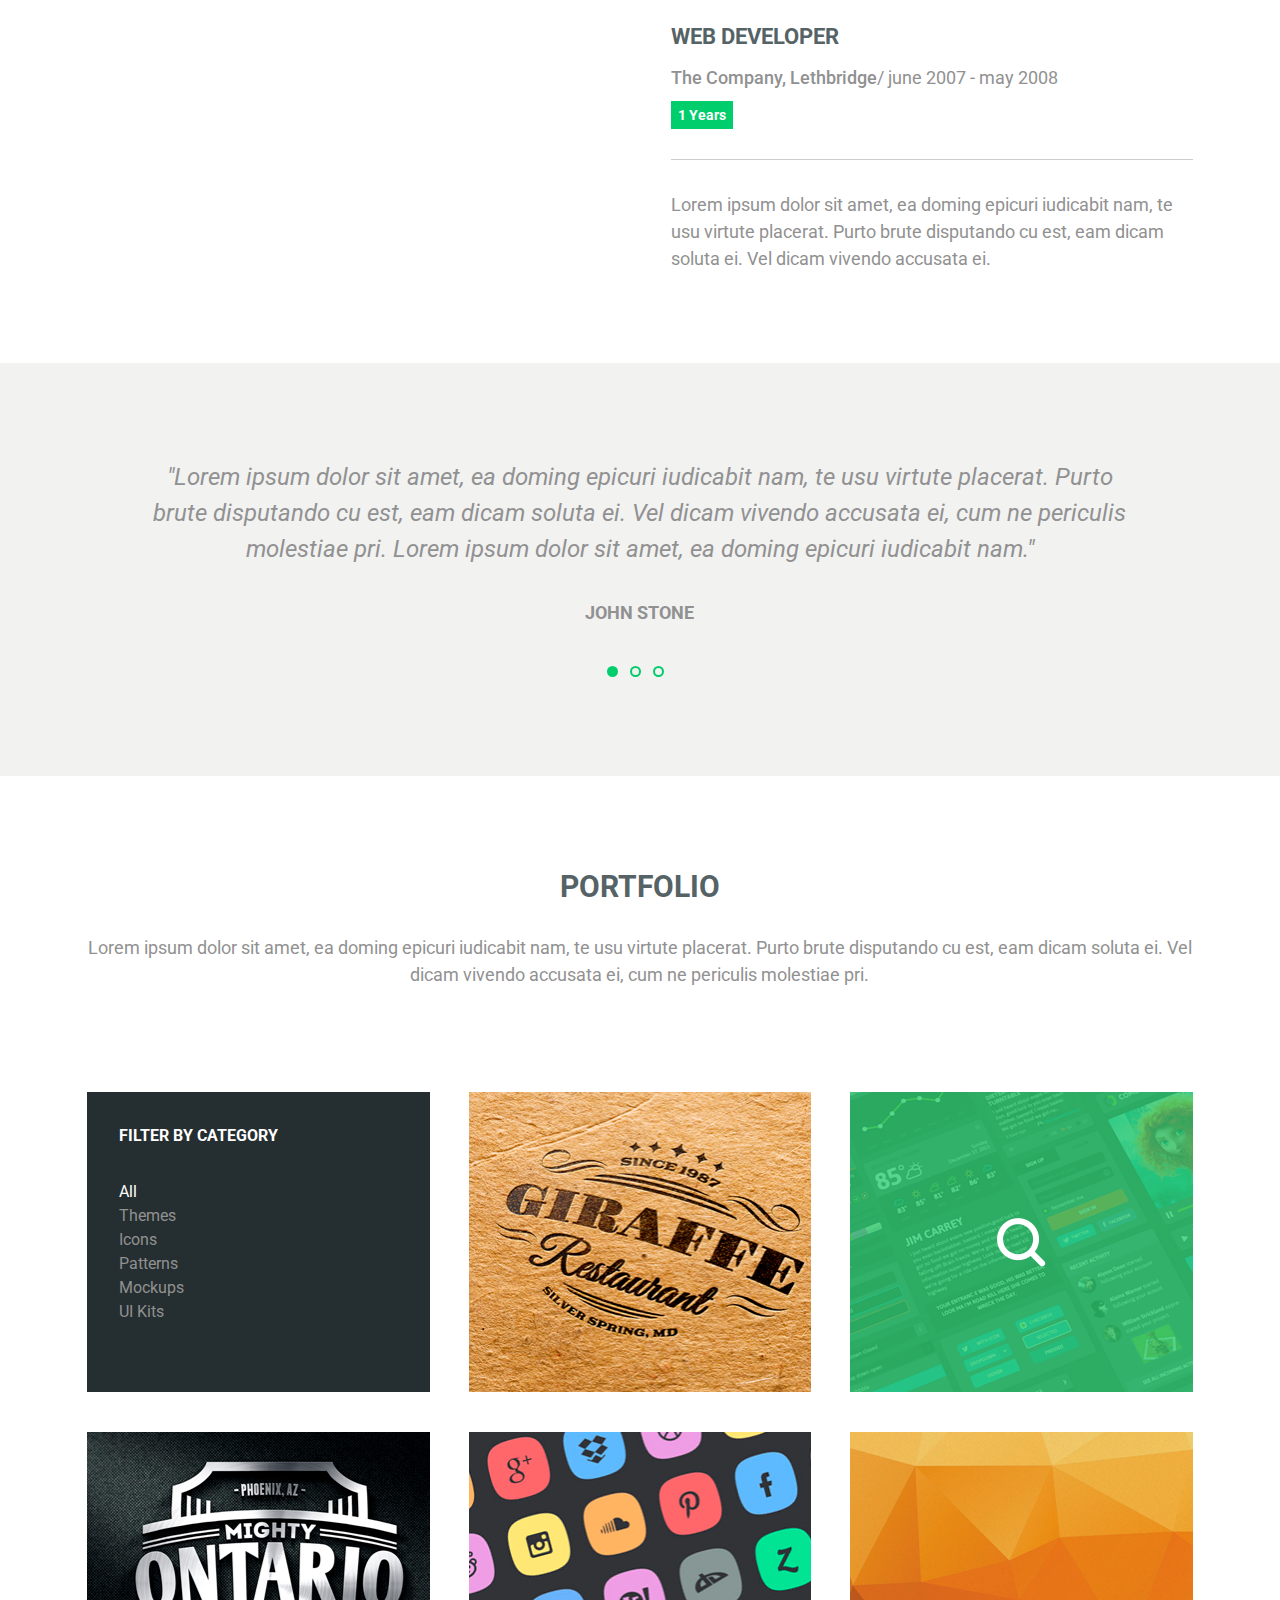
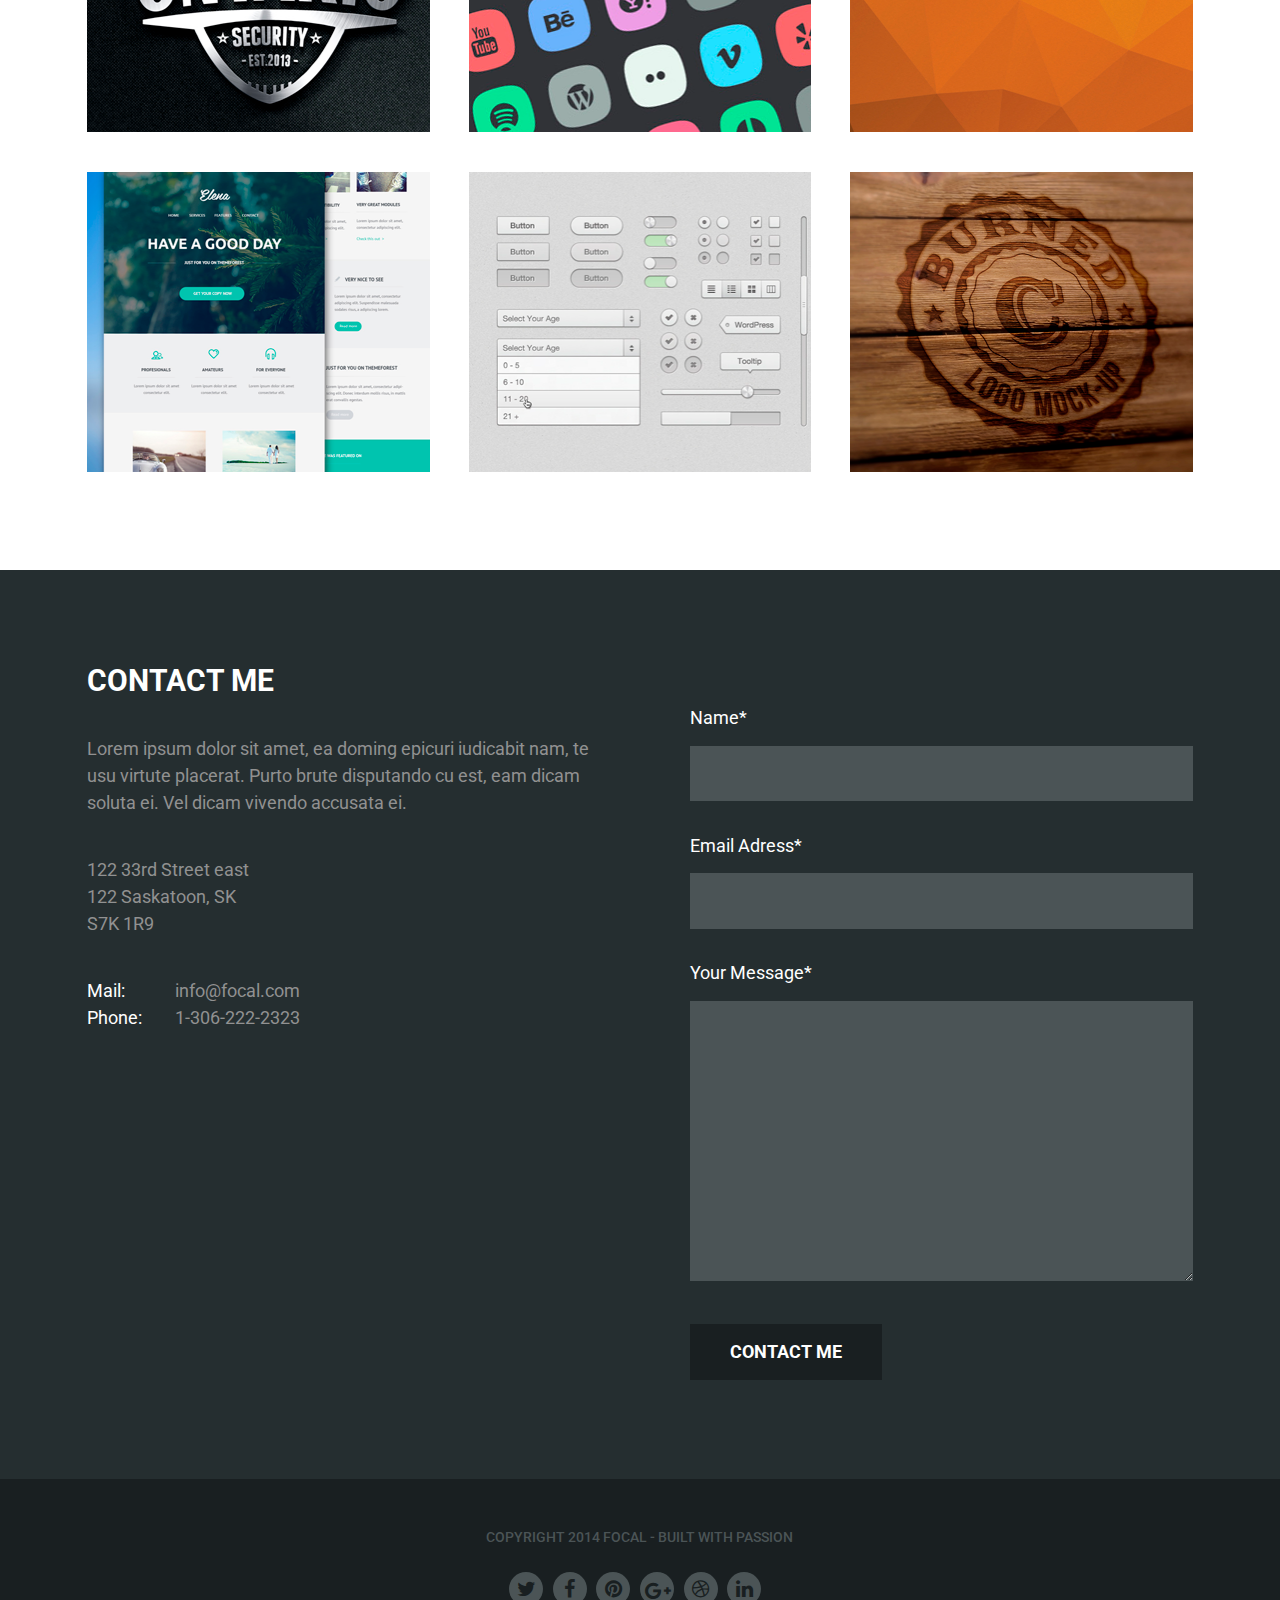
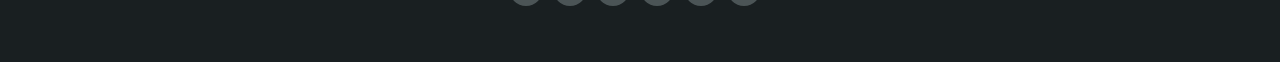
<file: works/focal/index.html>
<!DOCTYPE html>
<html></html>
<head>
  <title>this is my fourth template</title>

  <meta charset="utf-8">
  <link rel="stylesheet" href="css/reset.css">
  <link rel="stylesheet" href="css/htmlacademy_task_4_style.css">
  <link rel="stylesheet" href="http://fonts.googleapis.com/css?family=Roboto:400,500,700">
  <link href="http://maxcdn.bootstrapcdn.com/font-awesome/4.3.0/css/font-awesome.min.css" rel="stylesheet">
</head>
<body>
  <main>
    <section class="head">
      <div class="head-container">
        <div class="heading slide-left dur3 del3 animated">
          <div>
            <h1>web & graphic designer</h1>
          </div>
          <div><a href="#" class="btn learn-more">learn more</a></div>
        </div>
        <ul class="slider-controls">
          <li class="slider-control active"></li>
          <li class="slider-control"></li>
          <li class="slider-control"></li>
        </ul>
      </div>
      <nav>
        <div class="nav-container"><a href="#" class="logo"><span class="f">f</span><span class="fo">fo</span><span class="cal">cal</span></a>
          <ul class="menu">
            <li><a href="#">home</a></li>
            <li><a href="#" class="active">about me</a></li>
            <li><a href="#">skills</a></li>
            <li><a href="#">resume</a></li>
            <li><a href="#">testimonials</a></li>
            <li><a href="#">portfolio</a></li>
            <li><a href="#">contact me</a></li>
          </ul>
        </div>
      </nav>
    </section>
    <section class="about">
      <div class="about-container">
        <div class="about-item values slide-left dur3 del2 animated">
          <h2>values</h2>
          <p>Lorem ipsum dolor sit amet, consectetur adipisicing elit. Quam, illum adipisci exercitationem nisi laborum ex ab et quaerat nostrum vero.</p>
        </div>
        <div class="about-item goals slide-up dur2 animated del1">
          <h2>goals</h2>
          <p>Lorem ipsum dolor sit amet, consectetur adipisicing elit. Quam, illum adipisci exercitationem nisi laborum ex ab et quaerat nostrum vero.</p>
        </div>
        <div class="about-item hobbies slide-right dur3 del2 animated">
          <h2>hobbies</h2>
          <p>Lorem ipsum dolor sit amet, consectetur adipisicing elit. Quam, illum adipisci exercitationem nisi laborum ex ab et quaerat nostrum vero.</p>
        </div>
      </div>
      <div class="about-info">
        <div class="portrait"></div>
        <div class="about-me slide-right dur3 del2 animated">
          <h2>about me</h2>
          <p>Lorem ipsum dolor sit amet, ea doming epicuri iudicabit nam, te usu virtute placerat. Purto brute disputando cu est, eam dicam soluta ei. Vel dicam vivendo accusata ei, cum ne periculis molestiae pri. dolore.</p>
          <p>Lorem ipsum dolor sit amet, ea doming epicuri iudicabit nam, te usu virtute placerat. Purto brute disputando cu est, eam dicam soluta ei.</p>
          <ul class="activities">
            <li class="activity-item">
              <div class="activity-logo design"></div>
              <h3>web design</h3>
              <p>Lorem ipsum dolor sit amet, ea doming epicuri iudicabit nam.</p>
            </li>
            <li class="activity-item">
              <div class="activity-logo gr-design"></div>
              <h3>graphic design</h3>
              <p>Lorem ipsum dolor sit amet, ea doming epicuri iudicabit nam.</p>
            </li>
            <li class="activity-item">
              <div class="activity-logo marketing"></div>
              <h3>online marketing</h3>
              <p>Lorem ipsum dolor sit amet, ea doming epicuri iudicabit nam.</p>
            </li>
            <li class="activity-item">
              <div class="activity-logo seo"></div>
              <h3>seo</h3>
              <p>Lorem ipsum dolor sit amet, ea doming epicuri iudicabit nam.</p>
            </li>
          </ul>
        </div>
      </div>
    </section>
    <section class="skills">
      <div class="skill-container">
        <div class="skills-description slide-left dur3 del2 animated">
          <h2>my skills</h2>
          <p>Lorem ipsum dolor sit amet, consectetur adipisicing elit. Rem minima ducimus iste doloremque libero. Explicabo, ullam, accusantium iste nulla magni magnam voluptatem fugit cumque laudantium reiciendis dolores consequatur corporis voluptatibus.</p>
          <p>Lorem ipsum dolor sit amet, consectetur adipisicing elit. Inventore eligendi quia ea labore reiciendis eos illo impedit quasi aliquid. Totam!</p><a href="#" class="btn contact-me">contact me</a>
        </div>
        <div class="skills-level slide-right dur3 del2 animated">
          <div class="skill-item photoshop">
            <h3>photoshop</h3>
            <div class="progress-bar">
              <div class="progress"></div>
            </div>
          </div>
          <div class="skill-item illustrator">
            <h3>illustrator</h3>
            <div class="progress-bar">
              <div class="progress"></div>
            </div>
          </div>
          <div class="skill-item html">
            <h3>html / css</h3>
            <div class="progress-bar">
              <div class="progress"></div>
            </div>
          </div>
          <div class="skill-item php">
            <h3>php / mysql</h3>
            <div class="progress-bar">
              <div class="progress"></div>
            </div>
          </div>
        </div>
      </div>
    </section>
    <section class="resume">
      <div class="resume-container scale-up dur3 animated">
        <h2>resume</h2>
        <p>Lorem ipsum dolor sit amet, ea doming epicuri iudicabit nam, te usu virtute placerat. Purto brute disputando cu est, eam dicam soluta ei. Vel dicam vivendo accusata ei, cum ne periculis molestiae pri.</p><a href="#" class="btn get-resume">download resume</a>
      </div>
    </section>
    <section class="education">
      <div class="education-container">
        <div class="education-description slide-left del5 dur3 animated">
          <h2>My education</h2>
          <p>Lorem ipsum dolor sit amet, ea doming epicuri iudicabit nam, te usu virtute placerat. Purto brute disputando cu est, eam dicam soluta ei. Vel dicam vivendo accusata ei, cum ne periculis molestiae pri.</p>
          <p>Lorem ipsum dolor sit amet, ea doming epicuri iudicabit nam, te usu virtute placerat. Purto brute disputando cu est.</p>
        </div>
        <div class="diplomas slide-up del2 animated">
          <div class="diploma">
            <h3>graphic design diploma</h3>
            <p class="education-place"><span class="where">reeves college</span>/ june 2008 - may 2010</p><a class="score">4.0 gpa</a>
            <div class="divider"></div>
            <p class="diploma-description">Lorem ipsum dolor sit amet, ea doming epicuri iudicabit nam, te usu virtute placerat. Purto brute disputando cu est, eam dicam soluta ei. Vel dicam vivendo accusata ei.</p>
          </div>
          <div class="diploma">
            <h3>CIT diploma</h3>
            <p class="education-place"><span class="where">lethbridge college</span>/ june 2008 - may 2010</p><a class="score">4.0 gpa</a>
            <div class="divider"></div>
            <p class="diploma-description">Lorem ipsum dolor sit amet, ea doming epicuri iudicabit nam, te usu virtute placerat. Purto brute disputando cu est, eam dicam soluta ei. Vel dicam vivendo accusata ei.</p>
          </div>
        </div>
      </div>
    </section>
    <section class="experience">
      <div class="experience-container">
        <div class="experience-description">
          <h2>work experience</h2>
          <p>Lorem ipsum dolor sit amet, consectetur adipisicing elit. Rem minima ducimus iste doloremque libero. Explicabo, ullam, accusantium iste nulla magni magnam voluptatem fugit cumque laudantium reiciendis dolores consequatur corporis voluptatibus.</p>
          <p>Lorem ipsum dolor sit amet, consectetur adipisicing elit. Inventore eligendi quia ea labore reiciendis eos illo impedit quasi aliquid. Totam!</p>
        </div>
        <div class="jobs">
          <div class="job">
            <h3>lead web designer</h3>
            <p class="job-place"><span class="where">ABC Company, Saskatoon</span>/  June 2011 - Present</p><a class="exp-years">3 years</a>
            <div class="divider"></div>
            <p class="job-description">Lorem ipsum dolor sit amet, ea doming epicuri iudicabit nam, te usu virtute placerat. Purto brute disputando cu est, eam dicam soluta ei. Vel dicam vivendo accusata ei.</p>
          </div>
          <div class="job">
            <h3>junior designer</h3>
            <p class="job-place"><span class="where">XYZ company</span>/ june 2008 - may 2009</p><a class="exp-years">1 years</a>
            <div class="divider"></div>
            <p class="job-description">Lorem ipsum dolor sit amet, ea doming epicuri iudicabit nam, te usu virtute placerat. Purto brute disputando cu est, eam dicam soluta ei. Vel dicam vivendo accusata ei.</p>
          </div>
          <div class="job">
            <h3>web developer</h3>
            <p class="job-place"><span class="where">the company, lethbridge</span>/ june 2007 - may 2008</p><a class="exp-years">1 years</a>
            <div class="divider"></div>
            <p class="job-description">Lorem ipsum dolor sit amet, ea doming epicuri iudicabit nam, te usu virtute placerat. Purto brute disputando cu est, eam dicam soluta ei. Vel dicam vivendo accusata ei.</p>
          </div>
        </div>
      </div>
    </section>
    <section class="quotations">
      <div class="qoutations-container">
        <div class="quotation">
          <blockqoute>Lorem ipsum dolor sit amet, ea doming epicuri iudicabit nam, te usu virtute placerat. Purto brute disputando cu est, eam dicam soluta ei. Vel dicam vivendo accusata ei, cum ne periculis molestiae pri. Lorem ipsum dolor sit amet, ea doming epicuri iudicabit nam.</blockqoute>
          <p class="author">John Stone</p>
        </div>
        <ul class="slider-controls">
          <li class="slider-control active"></li>
          <li class="slider-control"></li>
          <li class="slider-control"></li>
        </ul>
      </div>
    </section>
    <section class="portfolio">
      <div class="portfolio-container">
        <h2>portfolio</h2>
        <p>Lorem ipsum dolor sit amet, ea doming epicuri iudicabit nam, te usu virtute placerat. Purto brute disputando cu est, eam dicam soluta ei. Vel dicam vivendo accusata ei, cum ne periculis molestiae pri.</p>
        <ul class="works">
          <li class="work categories">
            <h4>filter by category</h4>
            <ul>
              <li class="active"><a href="#">all</a></li>
              <li><a href="#">themes</a></li>
              <li><a href="#">icons</a></li>
              <li><a href="#">patterns</a></li>
              <li><a href="#">mockups</a></li>
              <li><a href="#">UI kits</a></li>
            </ul>
          </li>
          <li class="work giraffe"></li>
          <li class="work ui work-active"></li>
          <li class="work ontario"></li>
          <li class="work icons"></li>
          <li class="work edges"></li>
          <li class="work landing"></li>
          <li class="work controls"></li>
          <li class="work burned"></li>
        </ul>
      </div>
    </section>
    <section class="contacts">
      <div class="contacts-container">
        <div class="contact-info">
          <h2>contact me</h2>
          <p>Lorem ipsum dolor sit amet, ea doming epicuri iudicabit nam, te usu virtute placerat. Purto brute disputando cu est, eam dicam soluta ei. Vel dicam vivendo accusata ei.</p>
          <ul>
            <li>122 33rd Street east</li>
            <li>122 Saskatoon, SK</li>
            <li>S7K 1R9</li>
          </ul>
          <ul class="phone">
            <li><span class="key">mail:</span><span class="value"><a href="mailto:info@focal.com">info@focal.com</a></span></li>
            <li><span class="key">phone:</span><span class="value"><a href="callto:1-306-222-2323">1-306-222-2323</a></span></li>
          </ul>
        </div>
        <form class="contact-form">
          <label for="name">name*</label>
          <input type="text" id="name" name="" value="">
          <label for="email">email adress*</label>
          <input type="email" id="email" name="" value="">
          <label for="message">your message*</label>
          <textarea id="message"></textarea><a class="contact-me"></a>
          <input type="submit" name="" value="contact me" class="btn">
        </form>
      </div>
    </section>
  </main>
  <footer>
    <div class="footer-container">
      <p class="copy">copyright 2014 focal - built with passion</p>
      <ul class="social-icons">
        <li><a href="#" class="social-icon twitter"><i class="fa fa-twitter"></i></a></li>
        <li><a href="#" class="social-icon facebook"><i class="fa fa-facebook"></i></a></li>
        <li><a href="#" class="social-icon pinterest"><i class="fa fa-pinterest"></i></a></li>
        <li><a href="#" class="social-icon gplus"><i class="fa fa-google-plus"></i></a></li>
        <li><a href="#" class="social-icon dribble"><i class="fa fa-dribbble"></i></a></li>
        <li><a href="#" class="social-icon linkedin"><i class="fa fa-linkedin"></i></a></li>
      </ul>
    </div>
  </footer>
  <script src="https://ajax.googleapis.com/ajax/libs/jquery/2.1.3/jquery.min.js"></script>
  <script src="js/jquery-2.1.0.js"></script>
  <script src="js/jquery.waypoints.min.js"></script>
  <script>
    $('.animated').waypoint({
      handler: function(direction) {
        $(this.element).addClass('in');
      },
        offset: '95%',
        triggerOnce: true
      })
  </script>
</body>
</file>
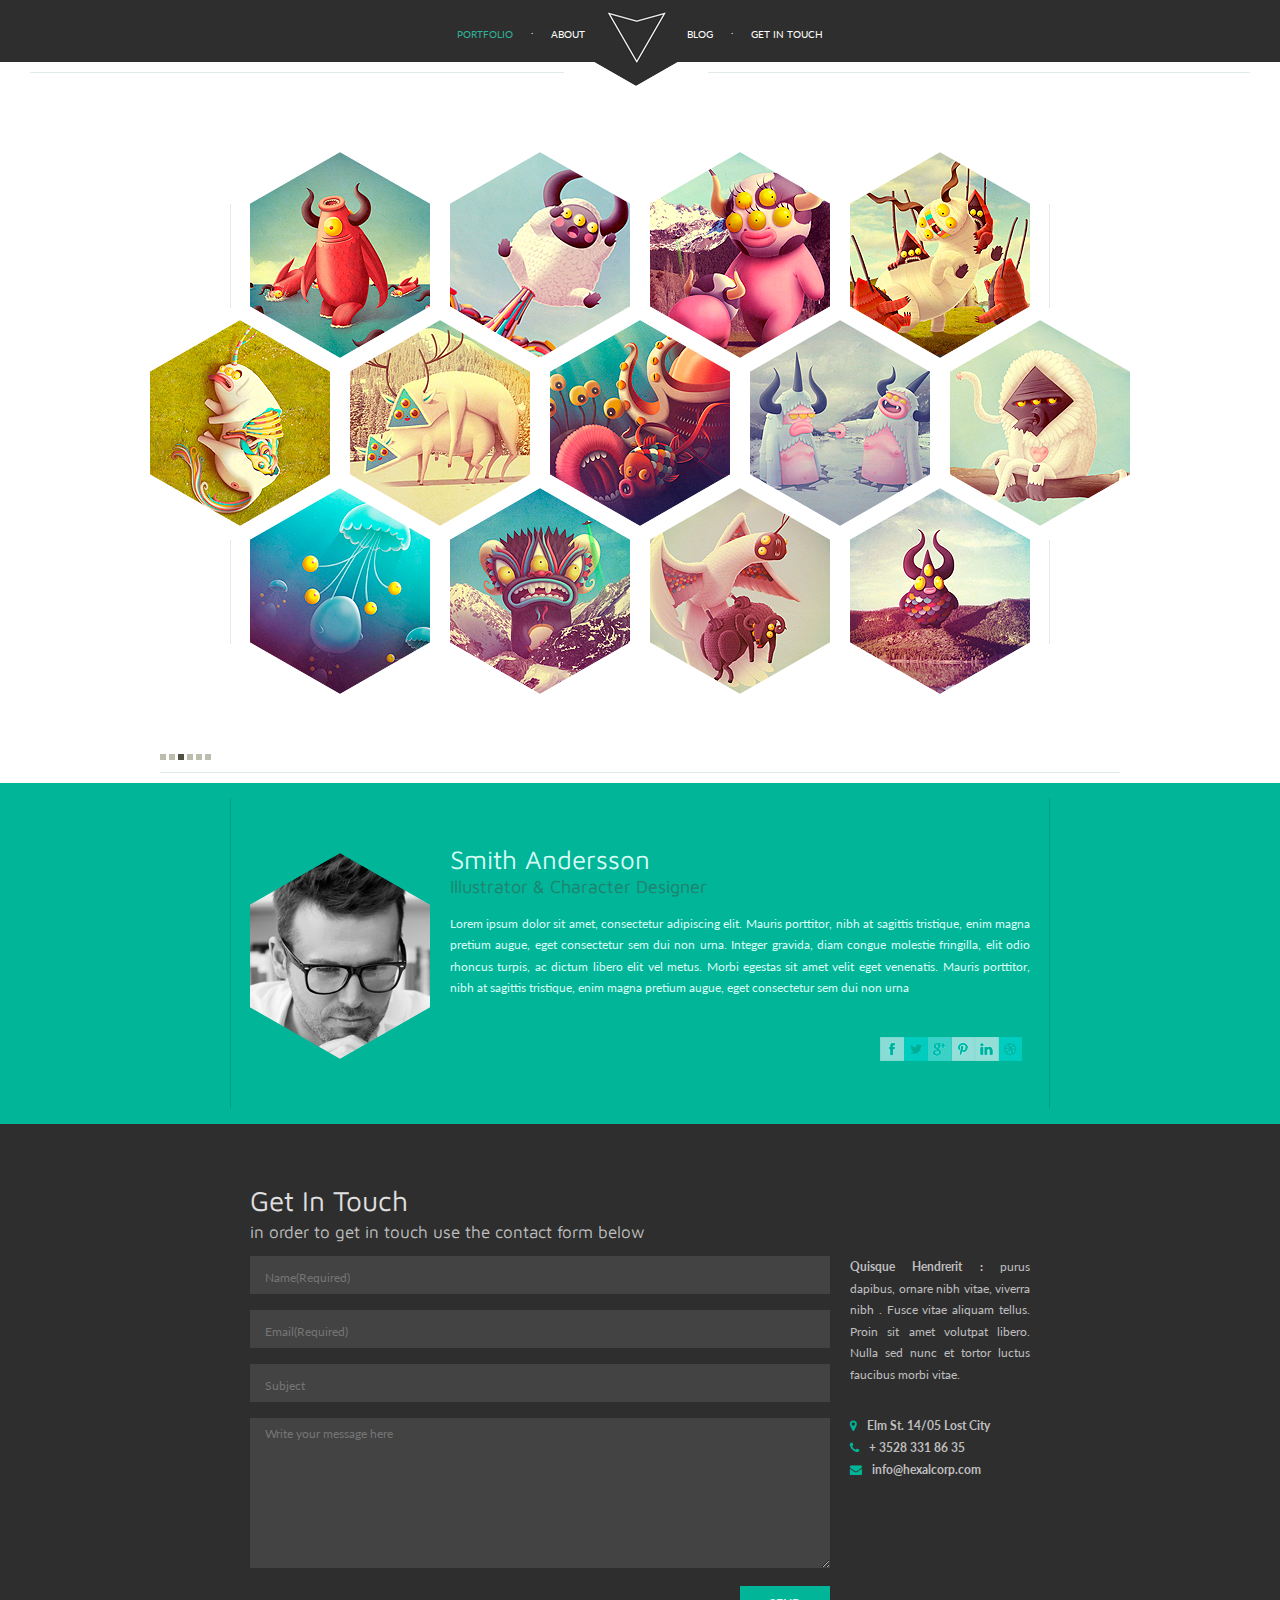
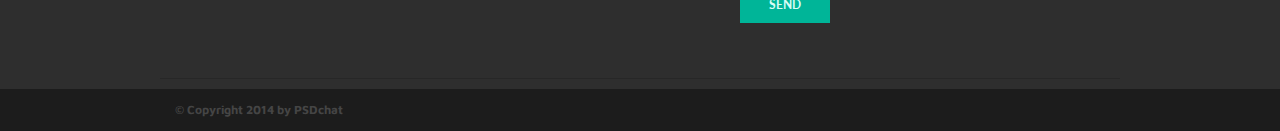
<file: works/hexal/index.html>
<!DOCTYPE html>
<html>
  <head>
    <!--[if IE]>
    <script src="http://html5shiv.googlecode.com/svn/trunk/html5.js"></script>
    <![endif]-->
    <title>HTML academy task</title>

    <meta charset="utf-8">
    <link rel="stylesheet" href="css/reset.css">
    <link rel="stylesheet" href="css/htmlacademy_task_style.css">
    <link rel="stylesheet" href="http://fonts.googleapis.com/css?family=Lato|Maven+Pro">
    <link rel="stylesheet" href="font-awesome-4.2.0/css/font-awesome.min.css">
  </head>
  <body>
    <div class="wrapper">
      <header>
        <ul class="menu">
          <li class="active"><a href="#">PORTFOLIO</a></li>
          <li class="divider">.</li>
          <li><a href="#">ABOUT</a></li>
          <li class="triangle"><a href="#"><img src="i/logo.png" alt=""></a></li>
          <li><a href="#123">BLOG</a></li>
          <li class="divider">.</li>
          <li><a href="#">GET IN TOUCH</a></li>
        </ul>
      </header>
      <div class="hex-pictures-wrapper">
        <div class="hex-pictures">
          <div class="odd-line first"><img src="i/ol.png" alt="" width="180" height="206"><img src="i/2.png" alt="" width="180" height="206"><img src="i/22.png" alt="" width="180" height="206"><img src="i/23.png" alt="" width="180" height="206"></div>
          <div class="even-line"><img src="i/3.png" alt="" width="180" height="206"><img src="i/4.png" alt="" width="180" height="206"><img src="i/5.png" alt="" width="180" height="206"><img src="i/6.png" alt="" width="180" height="206"><img src="i/7.png" alt="" width="180" height="206"></div>
          <div class="odd-line"><img src="i/8.png" alt="" width="180" height="206"><img src="i/9.png" alt="" width="180" height="206"><img src="i/10.png" alt="" width="180" height="206"><img src="i/12.png" alt="" width="180" height="206"></div>
          <ul class="paging">
            <li></li>
            <li></li>
            <li class="active"></li>
            <li></li>
            <li></li>
            <li></li>
          </ul>
        </div>
      </div>
      <div class="author-info-wrapper">
        <div class="author-info">
          <div class="photo"><img src="i/face.png" alt="" width="180" height="206"></div>
          <div class="description">
            <hgroup>
              <h1>Smith Andersson</h1>
              <h2>Illustrator & Character Designer</h2>
            </hgroup>
            <p>
              Lorem ipsum dolor sit amet, consectetur
              adipiscing elit. Mauris porttitor, nibh at
              sagittis tristique, enim magna pretium
              augue, eget consectetur sem dui non urna.
              Integer gravida, diam congue molestie
              fringilla, elit odio rhoncus turpis, ac
              dictum libero elit vel metus. Morbi
              egestas sit amet velit eget venenatis.
              Mauris porttitor, nibh at sagittis
              tristique, enim magna pretium augue, eget
              consectetur sem dui non urna

            </p>
            <div class="social-icons"><a href="#" class="social-icon facebook"></a><a href="#" class="social-icon twitter"></a><a href="#" class="social-icon gplus"></a><a href="#" class="social-icon pinterest"></a><a href="#" class="social-icon linkedin"></a><a href="#" class="social-icon dribble"></a></div>
          </div>
        </div>
      </div>
      <div class="feedback-wrapper">
        <div class="feedback">
          <hgroup>
            <h1>Get In Touch</h1>
            <h2>in order to get in touch use the contact form below</h2>
          </hgroup>
          <form>
            <input type="text" placeholder="Name(Required)">
            <input type="email" placeholder="Email(Required)">
            <input type="text" placeholder="Subject">
            <textarea placeholder="Write your message here"></textarea>
            <input type="submit" value="SEND">
          </form>
          <div class="additional-info">
            <p><strong>Quisque Hendrerit :&nbsp;</strong>purus dapibus,&shy; ornare nibh vitae, viverra nibh
              .&shy; Fusce vitae aliquam tellus. Proin
              sit&shy; amet volutpat libero. Nulla sed nunc&shy;
              et tortor luctus faucibus morbi vitae.
            </p>
            <ul class="contact-info">
              <li><i class="fa fa-map-marker"></i><span>Elm St. 14/05 Lost City</span></li>
              <li><i class="fa fa-phone"></i><span>+ 3528 331 86 35</span></li>
              <li><i class="fa fa-envelope"></i><span>info@hexalcorp.com</span></li>
            </ul>
          </div>
        </div>
      </div>
    </div>
    <footer>
      <div class="footer-content">&copy; Copyright 2014 by PSDchat</div>
    </footer>
  </body>
</html>
</file>
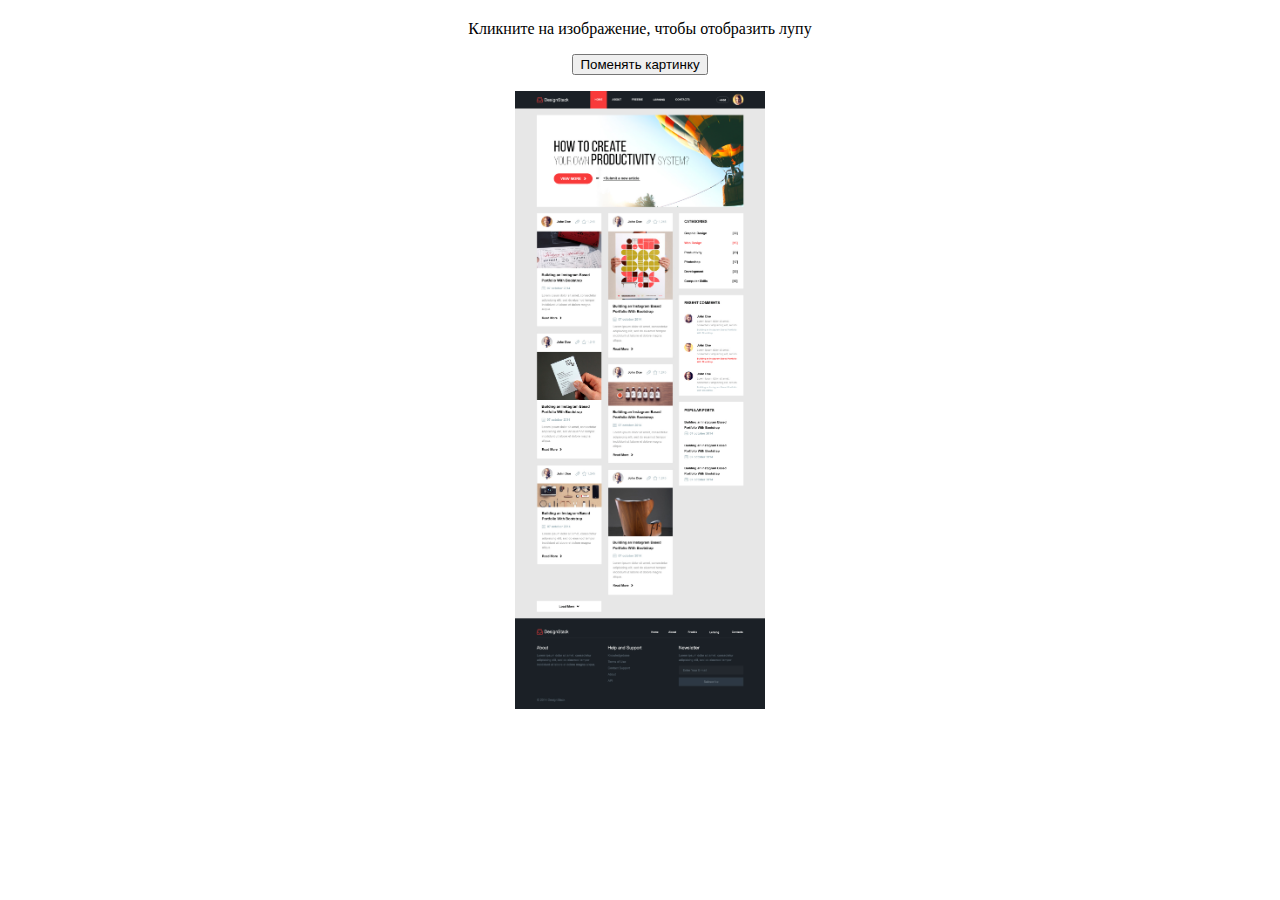
<file: works/lens/index.html>
<!DOCTYPE html>
<html>
<head>
	<meta charset="utf-8">
	<title>Playing around with jQuery</title>

  <script src="js/jquery-2.1.0.js" ></script>
  <script src="js/lens.js"></script>
  <link rel="stylesheet" href="css/style.css">
</head>
<body>
  <div class="wrapper">
    <p>Кликните на изображение, чтобы отобразить лупу</p>
    <p><button class="change">Поменять картинку</button></p>
    <div class="img-wrapper">
      <img class="has-lens" src="i/1.jpg" alt="" width="250">
    </div>
  </div>
</body>
</html>
</file>
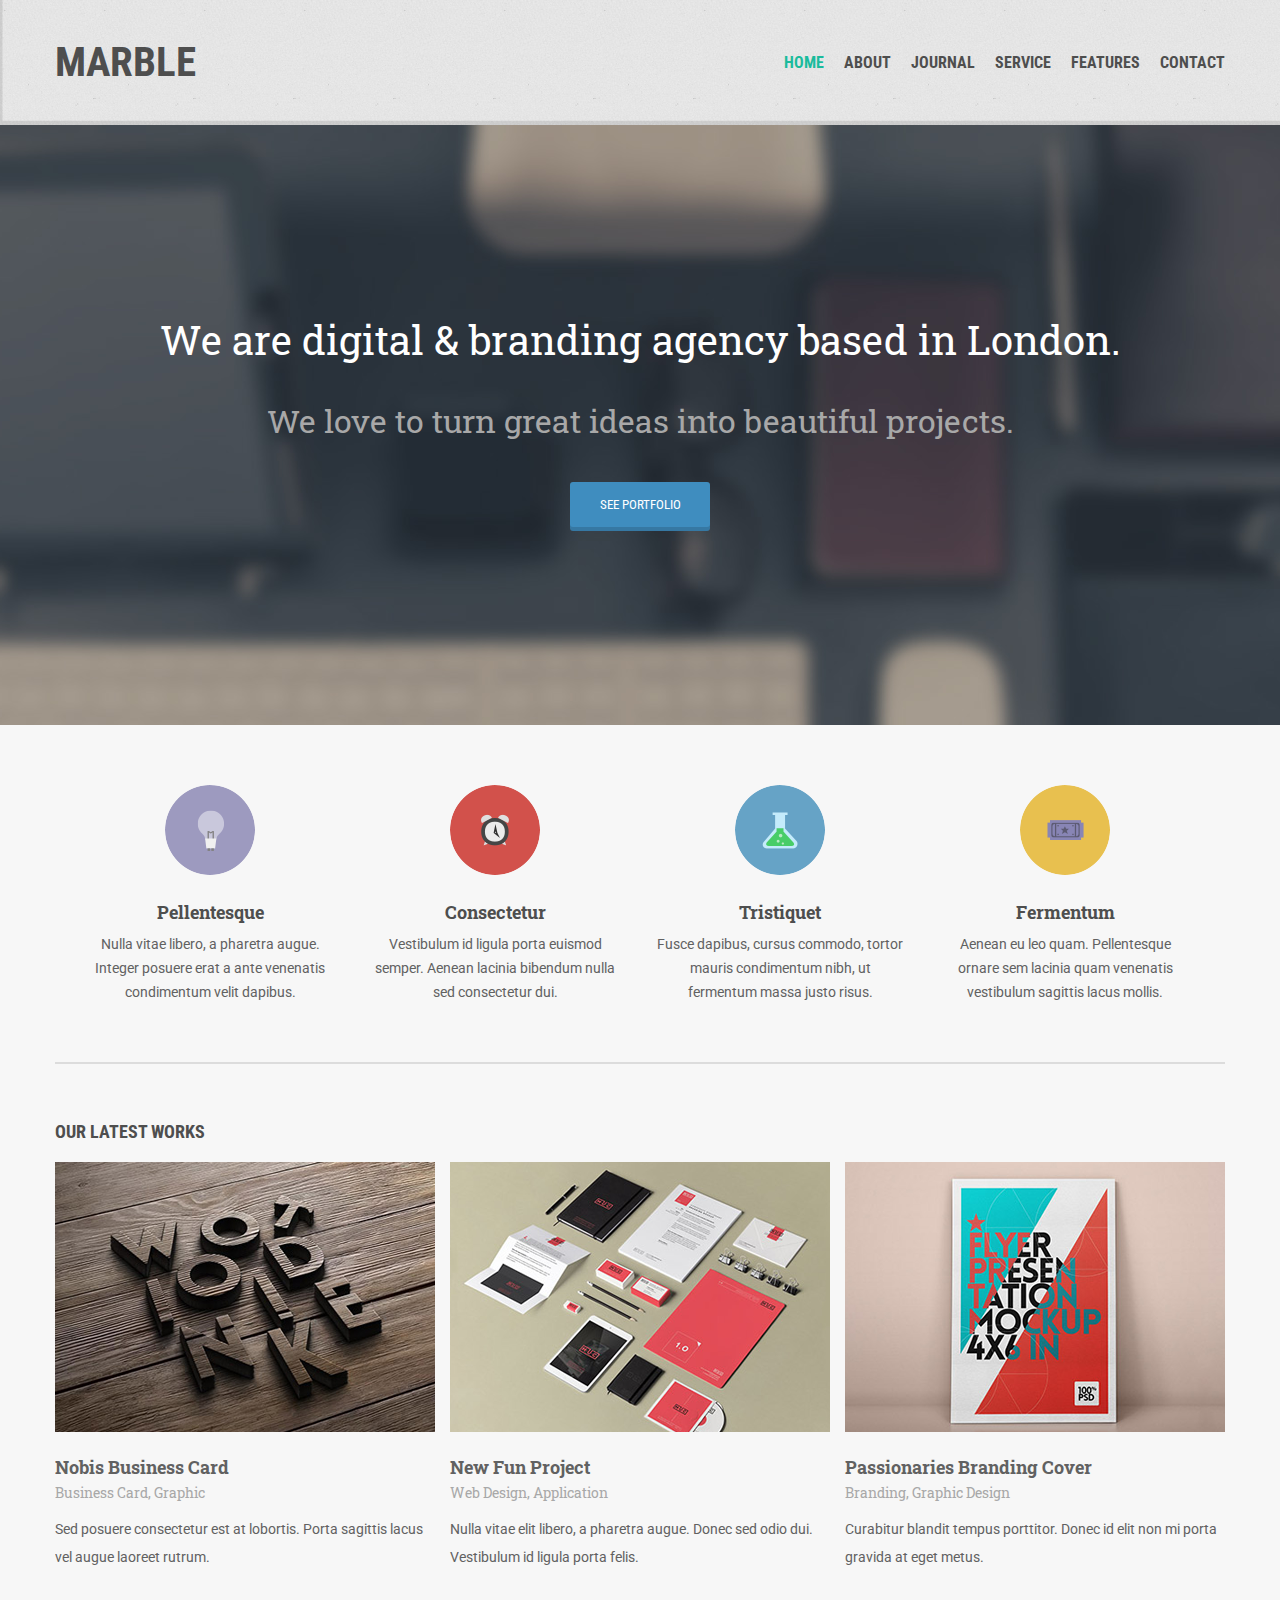
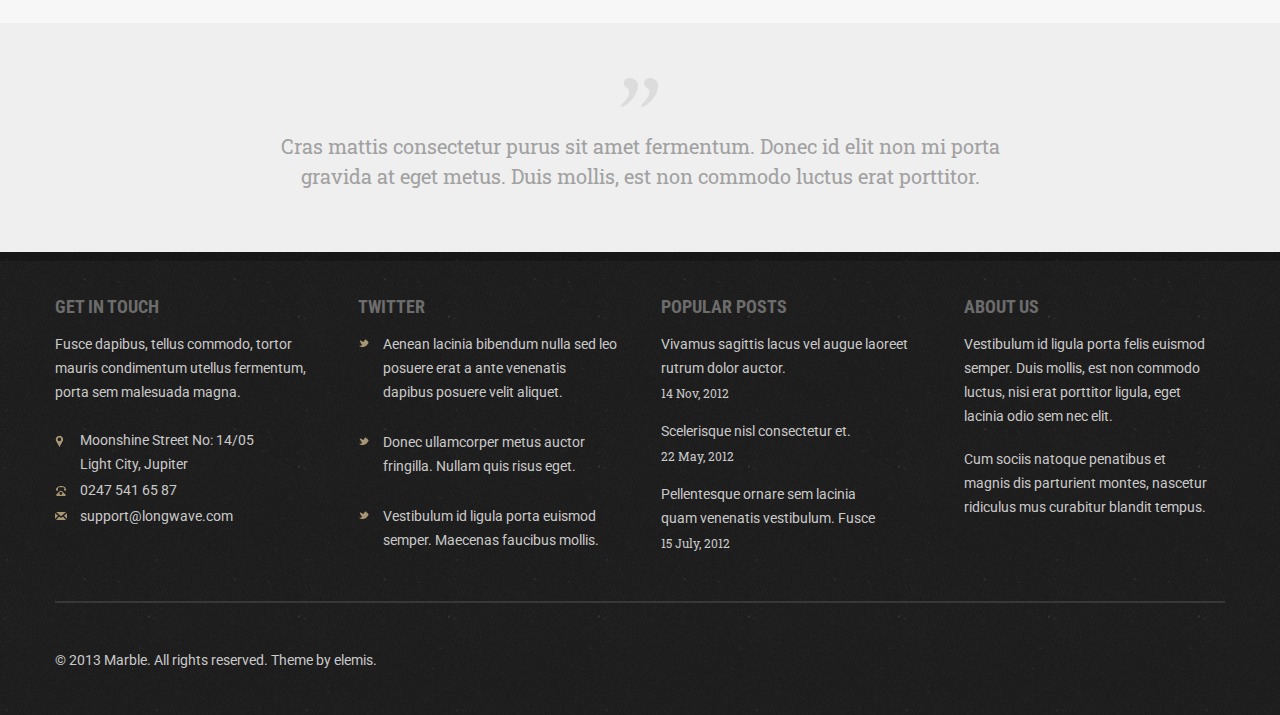
<file: works/marble/index.html>
<!DOCTYPE html>
<html>
  <head>
    <!--[if IE]>
    <script src="http://html5shiv.googlecode.com/svn/trunk/html5.js"></script>
    <![endif]-->
    <title>HTML academy task</title>

    <meta charset="utf-8">
    <link rel="stylesheet" href="css/reset.css">
    <link rel="stylesheet" href="css/htmlacademy_task_2_style.css">
    <link rel="stylesheet" href="http://fonts.googleapis.com/css?family=Alex+Brush|Roboto|Roboto+Condensed|Roboto+Slab">
  </head>
  <body>
    <header>
      <nav>
        <ul>
          <li class="logo"><a href="#">MARBLE</a></li>
          <li class="menu last">
            <ul>
              <li class="active"><a href="#">HOME</a></li>
              <li><a href="#">ABOUT</a></li>
              <li><a href="#">JOURNAL</a></li>
              <li><a href="#">SERVICE</a></li>
              <li><a href="#">FEATURES</a></li>
              <li class="last"><a href="#">CONTACT</a></li>
            </ul>
          </li>
        </ul>
      </nav>
    </header>
    <div class="slogan-wrapper">
      <div class="slogan">
        <h1>We are digital & branding agency based in London.</h1>
        <h2>We love to turn great ideas into beautiful projects.</h2>
        <button class="see-portfolio">SEE PORTFOLIO</button>
      </div>
    </div>
    <div class="about-wrapper">
      <div class="about">
        <div class="advantages">
          <div class="advantage"><img src="i/i1.png" alt="" width="" height="">
            <h3>Pellentesque</h3>
            <p>
              Nulla vitae  libero, a pharetra
              augue.
              Integer posuere erat a ante venenatis
              condimentum velit dapibus.
            </p>
          </div>
          <div class="advantage"><img src="i/i2.png" alt="" width="" height="">
            <h3>Consectetur</h3>
            <p>Vestibulum id ligula porta  euismod semper. Aenean lacinia bibendum nulla sed consectetur dui.</p>
          </div>
          <div class="advantage"><img src="i/i3.png" alt="" width="" height="">
            <h3>	Tristiquet</h3>
            <p>Fusce dapibus, cursus commodo, tortor mauris condimentum nibh, ut fermentum massa justo risus.</p>
          </div>
          <div class="advantage"><img src="i/i4.png" alt="" width="" height="">
            <h3>	Fermentum</h3>
            <p>Aenean eu leo quam. Pellentesque ornare sem lacinia quam venenatis vestibulum sagittis lacus mollis.</p>
          </div>
        </div>
        <div class="divider"></div>
        <div class="latest-works">
          <h2>OUR LATEST WORKS</h2>
          <div class="works">
            <div class="work">
              <div class="img-wrapper"><img src="i/work1.png" alt="" width="" height=""></div>
              <h3>Nobis Business Card</h3>
              <h4>Business Card, Graphic</h4>
              <p>
                Sed posuere consectetur est at lobortis. Porta sagittis
                lacus vel augue laoreet rutrum.
              </p>
            </div>
            <div class="work">
              <div class="img-wrapper"><img src="i/work2.png" alt="" width="" height=""></div>
              <h3>New Fun Project</h3>
              <h4>Web Design, Application</h4>
              <p>
                Nulla vitae elit libero, a pharetra augue.
                Donec sed odio dui. Vestibulum id ligula
                porta felis.
              </p>
            </div>
            <div class="work last">
              <div class="img-wrapper"><img src="i/work3.png" alt="" width="" height=""></div>
              <h3>Passionaries Branding Cover</h3>
              <h4>Branding, Graphic Design</h4>
              <p>
                Curabitur blandit tempus porttitor. Donec
                id elit non mi porta gravida at eget metus.
              </p>
            </div>
          </div>
        </div>
      </div>
    </div>
    <div class="motto-wrapper">
      <div class="motto">
        <p>
          Cras mattis consectetur purus sit amet fermentum. Donec id
          elit non mi porta gravida at eget metus. Duis mollis, est non
          commodo luctus erat porttitor.
        </p>
      </div>
    </div>
    <footer>
      <div class="footer-content">
        <div class="footer-cols">
          <div class="footer-col">
            <h2>GET IN TOUCH</h2>
            <p>
              Fusce dapibus, tellus commodo, tortor mauris condimentum
              utellus fermentum, porta sem malesuada magna.
            </p>
            <ul class="contacts">
              <li class="adress">Moonshine Street No: 14/05 <br>Light City, Jupiter</li>
              <li class="phone">0247 541 65 87</li>
              <li class="mail">support@longwave.com</li>
            </ul>
          </div>
          <div class="footer-col">
            <h2>TWITTER</h2>
            <ul class="twitter">
              <li>Aenean lacinia bibendum nulla sed leo posuere erat a ante venenatis dapibus posuere velit aliquet.</li>
              <li>Donec ullamcorper metus auctor fringilla. Nullam quis risus eget.</li>
              <li>Vestibulum id ligula porta  euismod semper. Maecenas faucibus mollis.</li>
            </ul>
          </div>
          <div class="footer-col narrow">
            <h2>POPULAR POSTS</h2>
            <p>Vivamus sagittis lacus vel augue laoreet rutrum dolor auctor.<span class="date">14 Nov, 2012</span></p>
            <p>Scelerisque nisl consectetur et.<span class="date">22 May, 2012</span></p>
            <p>Pellentesque ornare sem lacinia<br>quam venenatis vestibulum. Fusce <span class="date">15 July, 2012</span></p>
          </div>
          <div class="footer-col last narrow">
            <h2>ABOUT US</h2>
            <p>
              Vestibulum id ligula porta felis euismod semper. Duis
              mollis, est non commodo luctus, nisi erat porttitor
              ligula, eget lacinia odio sem nec elit.
            </p>
            <p>Cum sociis natoque penatibus et magnis dis parturient montes, nascetur ridiculus mus curabitur blandit tempus.</p>
          </div>
        </div>
        <div class="divider"></div>
        <p class="copyright">© 2013 Marble. All rights reserved. Theme by elemis.</p>
      </div>
    </footer>
  </body>
</html>
</file>
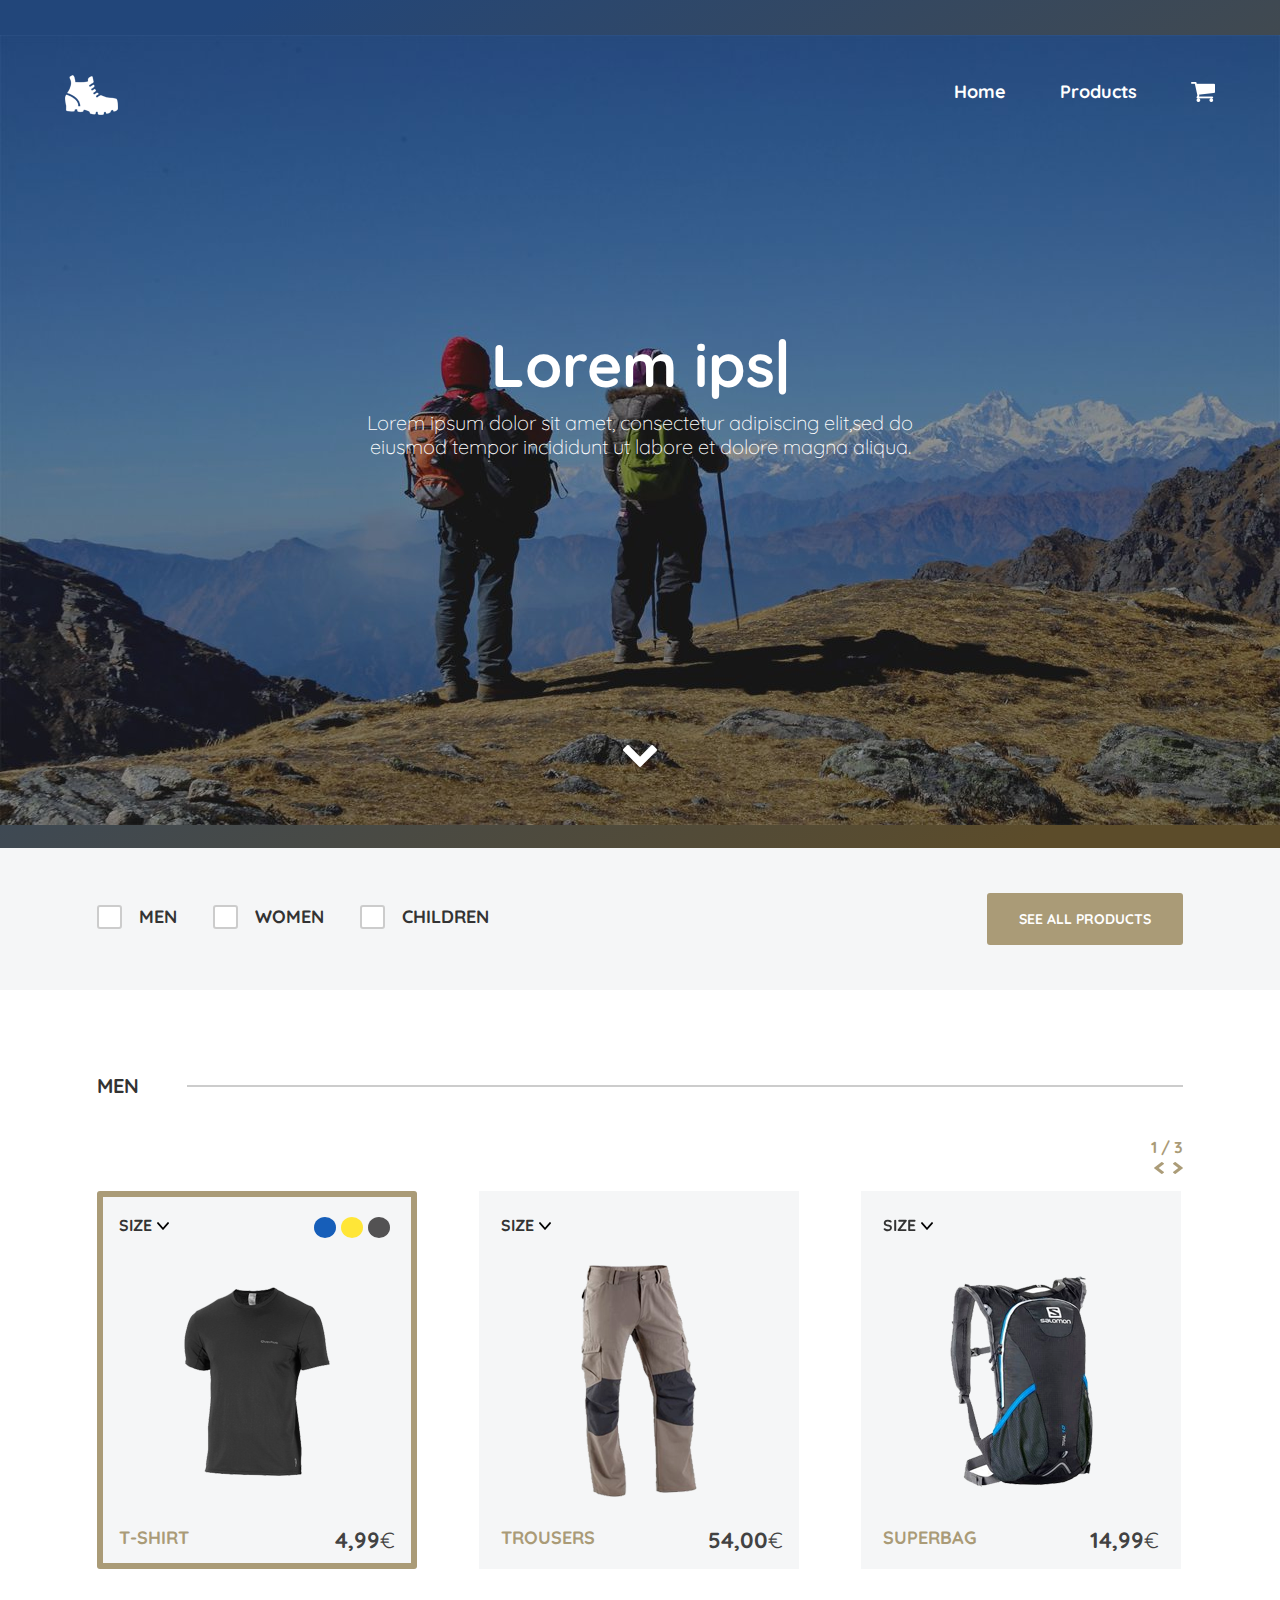
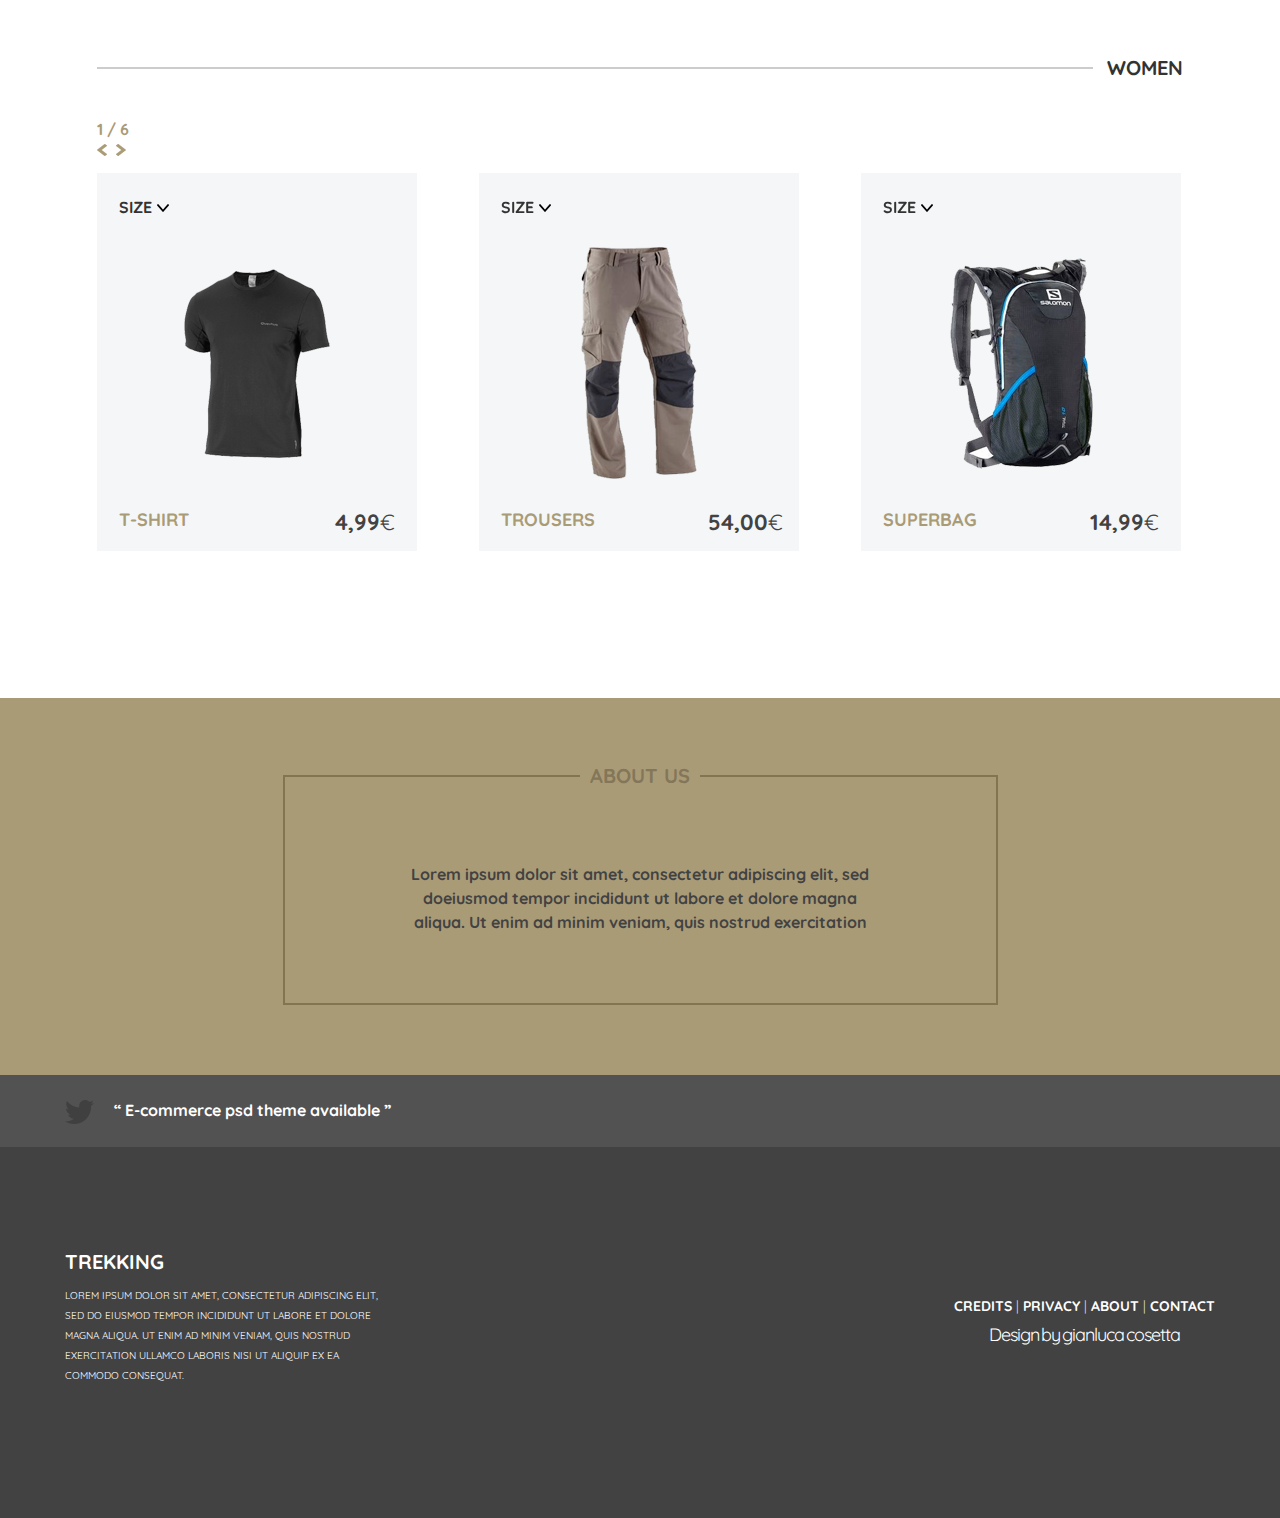
<file: works/trekking/index.html>
<!DOCTYPE html>
<html>
  <head>
    <title>Trekking</title>

    <meta charset="utf-8">
    <meta name="author" content="Ягодин И.">
    <link rel="stylesheet" href="css/reset.css">
    <link rel="stylesheet" href="http://fonts.googleapis.com/css?family=Quicksand:300,400,700">
    <link rel="stylesheet" href="libs/dist/owl.carousel.css">
    <link rel="stylesheet" href="css/trekking_style.css">
  </head>
  <body>
    <section class="poster">
      <div class="poster-container"><a href="/" class="logo"></a>
        <ul class="nav">
          <li><a href="#">Home</a></li>
          <li><a href="#">Products</a></li>
          <li><a href="#" class="cart"></a></li>
        </ul>
        <div class="headlines">
          <h1><span>Our clothing , your comfort</span></h1>
          <p>
            Lorem ipsum dolor sit amet, consectetur adipiscing
            elit,sed do eiusmod tempor incididunt ut labore et dolore
            magna aliqua.
          </p>
        </div>
        <div class="down"></div>
      </div>
    </section>
    <section class="products">
      <div class="filter">
        <div class="filter-container">
          <ul class="categories-switch">
            <li>
              <label>
                <input type="checkbox" name="" value=""/>
                <div class="checkbox"></div><span>men</span>
              </label>
            </li>
            <li>
              <label>
                <input type="checkbox" name="" value=""/>
                <div class="checkbox"></div><span>women</span>
              </label>
            </li>
            <li>
              <label>
                <input type="checkbox" name="" value=""/>
                <div class="checkbox"></div><span>children</span>
              </label>
            </li>
          </ul><a class="see-all">see all products</a>
        </div>
      </div>
      <div class="products-container">
        <div class="category ltr">
          <h3><span>men</span></h3>
          <div class="category-slider">
            <div class="slider-controls">
              <div class="page">1 / 1</div>
              <div class="arrows">
                <div class="prev"></div>
                <div class="next"></div>
              </div>
            </div>
            <div id="men" class="slides">
              <div class="slide active">
                <header>
                  <div class="size"><span>size</span>
                    <ul class="sizes">
                      <li>41</li>
                      <li>42</li>
                      <li>43</li>
                    </ul>
                  </div>
                  <ul class="colors">
                    <li class="blue"></li>
                    <li class="yellow"></li>
                    <li class="darkgray"></li>
                  </ul>
                </header>
                <div class="picture"><img src="i/s1.png"/></div>
                <footer>
                  <div class="title">T-shirt</div>
                  <div class="price">4,99</div>
                </footer>
              </div>
              <div class="slide">
                <header>
                  <div class="size"><span>size</span>
                    <ul class="sizes">
                      <li>41</li>
                      <li>42</li>
                      <li>43</li>
                    </ul>
                  </div>
                  <ul class="colors">
                    <li class="pink"></li>
                    <li class="white"></li>
                  </ul>
                </header>
                <div class="picture"><img src="i/t1.png"/></div>
                <footer>
                  <div class="title">Trousers</div>
                  <div class="price">54,00</div>
                </footer>
              </div>
              <div class="slide">
                <header>
                  <div class="size"><span>size</span>
                    <ul class="sizes">
                      <li>no sizes</li>
                    </ul>
                  </div>
                  <ul class="colors">
                  </ul>
                </header>
                <div class="picture"><img src="i/b1.png"/></div>
                <footer>
                  <div class="title">Superbag</div>
                  <div class="price">14,99</div>
                </footer>
              </div>
              <div class="slide">
                <header>
                  <div class="size"><span>size</span>
                    <ul class="sizes">
                      <li>41</li>
                      <li>42</li>
                      <li>43</li>
                    </ul>
                  </div>
                  <ul class="colors">
                    <li class="blue"></li>
                    <li class="yellow"></li>
                    <li class="darkgray"></li>
                  </ul>
                </header>
                <div class="picture"><img src="i/s1.png"/></div>
                <footer>
                  <div class="title">T-shirt</div>
                  <div class="price">4,99</div>
                </footer>
              </div>
              <div class="slide">
                <header>
                  <div class="size"><span>size</span>
                    <ul class="sizes">
                      <li>41</li>
                      <li>42</li>
                      <li>43</li>
                    </ul>
                  </div>
                  <ul class="colors">
                    <li class="pink"></li>
                    <li class="white"></li>
                  </ul>
                </header>
                <div class="picture"><img src="i/t1.png"/></div>
                <footer>
                  <div class="title">Trousers</div>
                  <div class="price">54,00</div>
                </footer>
              </div>
              <div class="slide">
                <header>
                  <div class="size"><span>size</span>
                    <ul class="sizes">
                      <li>no sizes</li>
                    </ul>
                  </div>
                  <ul class="colors">
                  </ul>
                </header>
                <div class="picture"><img src="i/b1.png"/></div>
                <footer>
                  <div class="title">Superbag</div>
                  <div class="price">14,99</div>
                </footer>
              </div>
              <div class="slide">
                <header>
                  <div class="size"><span>size</span>
                    <ul class="sizes">
                      <li>41</li>
                      <li>42</li>
                      <li>43</li>
                    </ul>
                  </div>
                  <ul class="colors">
                    <li class="blue"></li>
                    <li class="yellow"></li>
                    <li class="darkgray"></li>
                  </ul>
                </header>
                <div class="picture"><img src="i/s1.png"/></div>
                <footer>
                  <div class="title">T-shirt</div>
                  <div class="price">4,99</div>
                </footer>
              </div>
              <div class="slide">
                <header>
                  <div class="size"><span>size</span>
                    <ul class="sizes">
                      <li>41</li>
                      <li>42</li>
                      <li>43</li>
                    </ul>
                  </div>
                  <ul class="colors">
                    <li class="pink"></li>
                    <li class="white"></li>
                  </ul>
                </header>
                <div class="picture"><img src="i/t1.png"/></div>
                <footer>
                  <div class="title">Trousers</div>
                  <div class="price">54,00</div>
                </footer>
              </div>
              <div class="slide">
                <header>
                  <div class="size"><span>size</span>
                    <ul class="sizes">
                      <li>no sizes</li>
                    </ul>
                  </div>
                  <ul class="colors">
                  </ul>
                </header>
                <div class="picture"><img src="i/b1.png"/></div>
                <footer>
                  <div class="title">Superbag</div>
                  <div class="price">14,99</div>
                </footer>
              </div>
            </div>
          </div>
        </div>
        <div class="category rtl">
          <h3><span>women</span></h3>
          <div class="category-slider">
            <div class="slider-controls">
              <div class="page">1 / 1</div>
              <div class="arrows">
                <div class="prev"></div>
                <div class="next"></div>
              </div>
            </div>
            <div id="women" class="slides">
              <div class="slide">
                <header>
                  <div class="size"><span>size</span>
                    <ul class="sizes">
                      <li>41</li>
                      <li>42</li>
                      <li>43</li>
                    </ul>
                  </div>
                  <ul class="colors">
                    <li class="blue"></li>
                    <li class="yellow"></li>
                    <li class="darkgray"></li>
                  </ul>
                </header>
                <div class="picture"><img src="i/s1.png"/></div>
                <footer>
                  <div class="title">T-shirt</div>
                  <div class="price">4,99</div>
                </footer>
              </div>
              <div class="slide">
                <header>
                  <div class="size"><span>size</span>
                    <ul class="sizes">
                      <li>41</li>
                      <li>42</li>
                      <li>43</li>
                    </ul>
                  </div>
                  <ul class="colors">
                    <li class="pink"></li>
                    <li class="white"></li>
                  </ul>
                </header>
                <div class="picture"><img src="i/t1.png"/></div>
                <footer>
                  <div class="title">Trousers</div>
                  <div class="price">54,00</div>
                </footer>
              </div>
              <div class="slide">
                <header>
                  <div class="size"><span>size</span>
                    <ul class="sizes">
                      <li>no sizes</li>
                    </ul>
                  </div>
                  <ul class="colors">
                  </ul>
                </header>
                <div class="picture"><img src="i/b1.png"/></div>
                <footer>
                  <div class="title">Superbag</div>
                  <div class="price">14,99</div>
                </footer>
              </div>
              <div class="slide">
                <header>
                  <div class="size"><span>size</span>
                    <ul class="sizes">
                      <li>41</li>
                      <li>42</li>
                      <li>43</li>
                    </ul>
                  </div>
                  <ul class="colors">
                    <li class="blue"></li>
                    <li class="yellow"></li>
                    <li class="darkgray"></li>
                  </ul>
                </header>
                <div class="picture"><img src="i/s1.png"/></div>
                <footer>
                  <div class="title">T-shirt</div>
                  <div class="price">4,99</div>
                </footer>
              </div>
              <div class="slide">
                <header>
                  <div class="size"><span>size</span>
                    <ul class="sizes">
                      <li>41</li>
                      <li>42</li>
                      <li>43</li>
                    </ul>
                  </div>
                  <ul class="colors">
                    <li class="pink"></li>
                    <li class="white"></li>
                  </ul>
                </header>
                <div class="picture"><img src="i/t1.png"/></div>
                <footer>
                  <div class="title">Trousers</div>
                  <div class="price">54,00</div>
                </footer>
              </div>
              <div class="slide">
                <header>
                  <div class="size"><span>size</span>
                    <ul class="sizes">
                      <li>no sizes</li>
                    </ul>
                  </div>
                  <ul class="colors">
                  </ul>
                </header>
                <div class="picture"><img src="i/b1.png"/></div>
                <footer>
                  <div class="title">Superbag</div>
                  <div class="price">14,99</div>
                </footer>
              </div>
              <div class="slide">
                <header>
                  <div class="size"><span>size</span>
                    <ul class="sizes">
                      <li>41</li>
                      <li>42</li>
                      <li>43</li>
                    </ul>
                  </div>
                  <ul class="colors">
                    <li class="blue"></li>
                    <li class="yellow"></li>
                    <li class="darkgray"></li>
                  </ul>
                </header>
                <div class="picture"><img src="i/s1.png"/></div>
                <footer>
                  <div class="title">T-shirt</div>
                  <div class="price">4,99</div>
                </footer>
              </div>
              <div class="slide">
                <header>
                  <div class="size"><span>size</span>
                    <ul class="sizes">
                      <li>41</li>
                      <li>42</li>
                      <li>43</li>
                    </ul>
                  </div>
                  <ul class="colors">
                    <li class="pink"></li>
                    <li class="white"></li>
                  </ul>
                </header>
                <div class="picture"><img src="i/t1.png"/></div>
                <footer>
                  <div class="title">Trousers</div>
                  <div class="price">54,00</div>
                </footer>
              </div>
              <div class="slide">
                <header>
                  <div class="size"><span>size</span>
                    <ul class="sizes">
                      <li>no sizes</li>
                    </ul>
                  </div>
                  <ul class="colors">
                  </ul>
                </header>
                <div class="picture"><img src="i/b1.png"/></div>
                <footer>
                  <div class="title">Superbag</div>
                  <div class="price">14,99</div>
                </footer>
              </div>
              <div class="slide">
                <header>
                  <div class="size"><span>size</span>
                    <ul class="sizes">
                      <li>41</li>
                      <li>42</li>
                      <li>43</li>
                    </ul>
                  </div>
                  <ul class="colors">
                    <li class="blue"></li>
                    <li class="yellow"></li>
                    <li class="darkgray"></li>
                  </ul>
                </header>
                <div class="picture"><img src="i/s1.png"/></div>
                <footer>
                  <div class="title">T-shirt</div>
                  <div class="price">4,99</div>
                </footer>
              </div>
              <div class="slide">
                <header>
                  <div class="size"><span>size</span>
                    <ul class="sizes">
                      <li>41</li>
                      <li>42</li>
                      <li>43</li>
                    </ul>
                  </div>
                  <ul class="colors">
                    <li class="pink"></li>
                    <li class="white"></li>
                  </ul>
                </header>
                <div class="picture"><img src="i/t1.png"/></div>
                <footer>
                  <div class="title">Trousers</div>
                  <div class="price">54,00</div>
                </footer>
              </div>
              <div class="slide">
                <header>
                  <div class="size"><span>size</span>
                    <ul class="sizes">
                      <li>no sizes</li>
                    </ul>
                  </div>
                  <ul class="colors">
                  </ul>
                </header>
                <div class="picture"><img src="i/b1.png"/></div>
                <footer>
                  <div class="title">Superbag</div>
                  <div class="price">14,99</div>
                </footer>
              </div>
              <div class="slide">
                <header>
                  <div class="size"><span>size</span>
                    <ul class="sizes">
                      <li>41</li>
                      <li>42</li>
                      <li>43</li>
                    </ul>
                  </div>
                  <ul class="colors">
                    <li class="blue"></li>
                    <li class="yellow"></li>
                    <li class="darkgray"></li>
                  </ul>
                </header>
                <div class="picture"><img src="i/s1.png"/></div>
                <footer>
                  <div class="title">T-shirt</div>
                  <div class="price">4,99</div>
                </footer>
              </div>
              <div class="slide">
                <header>
                  <div class="size"><span>size</span>
                    <ul class="sizes">
                      <li>41</li>
                      <li>42</li>
                      <li>43</li>
                    </ul>
                  </div>
                  <ul class="colors">
                    <li class="pink"></li>
                    <li class="white"></li>
                  </ul>
                </header>
                <div class="picture"><img src="i/t1.png"/></div>
                <footer>
                  <div class="title">Trousers</div>
                  <div class="price">54,00</div>
                </footer>
              </div>
              <div class="slide">
                <header>
                  <div class="size"><span>size</span>
                    <ul class="sizes">
                      <li>no sizes</li>
                    </ul>
                  </div>
                  <ul class="colors">
                  </ul>
                </header>
                <div class="picture"><img src="i/b1.png"/></div>
                <footer>
                  <div class="title">Superbag</div>
                  <div class="price">14,99</div>
                </footer>
              </div>
              <div class="slide">
                <header>
                  <div class="size"><span>size</span>
                    <ul class="sizes">
                      <li>no sizes</li>
                    </ul>
                  </div>
                  <ul class="colors">
                  </ul>
                </header>
                <div class="picture"><img src="i/s1.png"/></div>
                <footer>
                  <div class="title">T-shirt</div>
                  <div class="price">4,99</div>
                </footer>
              </div>
              <div class="slide">
                <header>
                  <div class="size"><span>size</span>
                    <ul class="sizes">
                      <li>no sizes</li>
                    </ul>
                  </div>
                  <ul class="colors">
                  </ul>
                </header>
                <div class="picture"><img src="i/t1.png"/></div>
                <footer>
                  <div class="title">T-shirt</div>
                  <div class="price">4,99</div>
                </footer>
              </div>
              <div class="slide">
                <header>
                  <div class="size"><span>size</span>
                    <ul class="sizes">
                      <li>no sizes</li>
                    </ul>
                  </div>
                  <ul class="colors">
                  </ul>
                </header>
                <div class="picture"><img src="i/b1.png"/></div>
                <footer>
                  <div class="title">T-shirt</div>
                  <div class="price">4,99</div>
                </footer>
              </div>
            </div>
          </div>
        </div>
      </div>
    </section>
    <section class="about">
      <div class="about-us">
        <h3>about us</h3>
        <p>
          Lorem ipsum dolor sit amet, consectetur adipiscing elit, sed
          doeiusmod tempor incididunt ut labore et dolore magna aliqua.
          Ut enim ad minim veniam, quis nostrud exercitation
        </p>
      </div>
      <div class="note">
        <div class="note-container">
          <div class="note-icon"></div>
          <div class="note-text">“ E-commerce psd theme available ”</div>
        </div>
      </div>
    </section>
    <footer>
      <div class="footer-container">
        <div class="footer-info">
          <h3>trekking</h3>
          <p>Lorem ipsum dolor sit amet, consectetur adipiscing elit, sed do eiusmod tempor incididunt ut labore et dolore magna aliqua. Ut enim ad minim veniam, quis nostrud exercitation ullamco laboris nisi ut aliquip ex ea commodo consequat.</p>
        </div>
        <div class="footer-links">
          <ul class="links">
            <li><a href="#">credits</a></li>
            <li><a href="#">privacy</a></li>
            <li><a href="#">about</a></li>
            <li><a href="#">contact</a></li>
          </ul>
          <p class="copy">
            Design by gianluca cosetta

          </p>
        </div>
      </div>
    </footer>
    <script src="libs/dist/jquery.js"></script>
    <script src="libs/dist/owl.carousel.js"></script>
    <script src="libs/dist/typed.min.js"></script>
    <script>
      jQuery(function(){

          $('h1 span').typed({
            strings: ["Lorem ipsum dolor sit amet", "You can register for FishText", "Our clothing , your comfort"  ],
            typeSpeed: 40,
            backSpeed: 40,
            loop: false,
            backDelay: 500,
            callback: function() {$('.typed-cursor').remove();},
          });

          var item_count = 3;

          var carousels = $("#men, #women");

          carousels.each(function () {
              var carousel = $(this);
              carousel.owlCarousel({
                nav: false,
                items: item_count,
                slideBy : 'page',
                margin: 60,
                callbacks: true,
              });

              var pages = Math.floor(carousel.find('.slide').length/item_count);

              carousel.prev().find('.next').click(function() {
                carousel.trigger('next.owl.carousel');
              });

              carousel.prev().find('.prev').click(function() {
                carousel.trigger('prev.owl.carousel');
              });


              carousel.prev().find('.page').text('1 / '+pages);

              carousel.on('changed.owl.carousel', function(event) {
                carousel.prev().find('.page').text(++event.page.index+' / '+pages);
              });
          });
      });
    </script>
  </body>
</html>
</file>
<file: шапка/css/style.css>
* {
	margin: 0;
	padding: 0;
}

.header{
	max-width: 1440px;
	margin: auto;
}
.top_baner {
    margin-bottom: 19px;
}

a {
	text-decoration: none;


}

ul {
	text-align: center;
	display: flex;
	justify-content: center;
	 flex-wrap: nowrap;


}
li{
     display: inline-flex;
height: 48px;
padding: 0 80px;
     	 text-align: justify;



     background: linear-gradient(180deg, #FFFFFF 0%, rgba(255, 255, 255, 0.85) 97.78%);
     box-shadow: 0px 1px 4px rgba(0, 0, 0, 0.25);
     line-height: 48px;
     font-family: 'Roboto', sans-serif;
     transition: all .3s ease;


}
li:hover{
background: linear-gradient(180deg, #40BFEA 0%, #00789F 100%);
box-shadow: 0px 3px 8px rgba(0, 0, 0, 0.25);
text-decoration: underline;
color: #fff;
}
</file>
<file: works/bread/css/training_template_style.css>
@media screen and (max-width: 920px) {
  html {
    font-size: 20px; }
 }

body {
  outline: none;
  font-family: 'Lato', sans-serif; }

body * {
  box-sizing: border-box;
  outline: none; }

:link {
  text-decoration: none;
  color: inherit; }

:visited {
  color: inherit; }

h1 {
  font-size: 3.25rem; }
  @media screen and (max-width: 920px) {
    h1 {
      font-size: 2.1rem; } }

p {
  font-size: 0.875rem;
  line-height: 1.786; }

section, footer {
  overflow: hidden; }

header, div[class$='container'] {
  width: 960px;
  margin: 0 auto; }
  @media screen and (max-width: 1024px) {
    header, div[class$='container'] {
      width: 95%; } }

@media screen and (max-width: 920px) {
  header {
    padding: 25px 0;
    overflow: hidden; } }

.head {
  position: relative;
  background: url(../i/bg2.jpg) 0 0 no-repeat;
  color: #fff;
  overflow: hidden;
  min-height: 920px; }
  @media screen and (max-width: 920px) {
    .head {
      min-height: 680px;
      background-position: 45% 0; } }

.logo {
  position: absolute;
  left: 25px;
  top: 25px;
  width: 73px;
  height: 73px;
  transition: all 1s ease; }
  .logo:hover {
    background-color: #FF996B; }
  @media screen and (max-width: 1250px) {
    .logo {
      position: static;
      float: left;
      margin-right: 25px; } }

.menu-toggle {
  position: relative;
  display: none;
  float: right;
  width: 73px;
  height: 73px;
  text-align: center; }
  .menu-toggle:after {
    display: block;
    content: "";
    position: absolute;
    top: 0;
    bottom: 0;
    left: 0;
    right: 0;
    width: 40px;
    height: 6px;
    border-radius: 6px;
    background-color: #fff;
    margin: auto;
    vertical-align: middle;
    box-shadow: 0 12px #fff, 0 -12px #fff; }
  @media screen and (max-width: 920px) {
    .menu-toggle {
      display: block; } }

.nav {
  height: 50px;
  margin: 42px -15px;
  font-size: 0.9375rem;
  text-transform: capitalize; }
  @media screen and (max-width: 920px) {
    .nav {
      display: none; } }
  .nav > li {
    display: inline-block;
    vertical-align: top; }
    .nav > li > a {
      padding: 10px 15px; }
    .nav > li > a:only-child {
      transition: all 0.5s ease; }
      .nav > li > a:only-child.active, .nav > li > a:only-child:hover {
        box-shadow: 0 0px 1px 0px #0A7086;
        background-color: rgba(106, 182, 186, 0.8);
        transition-duration: 0.1s; }
      .nav > li > a:only-child:active {
        background-color: rgba(89, 173, 178, 0.8); }
  .nav a {
    display: inline-block;
    width: 150px;
    height: 100%;
    padding: 0 15px; }

.dropdown {
  position: relative;
  z-index: 10;
  transition: all 0.5s ease; }
  .dropdown ul {
    opacity: 0;
    transition: all 0.5s ease; }
    .dropdown ul a {
      transition: all 0.5s ease; }
      .dropdown ul a:hover {
        padding-left: 25px; }
  .dropdown li {
    width: 150px;
    height: 0;
    transition: height 0.5s ease; }
    .dropdown li:last-child {
      margin-bottom: 0; }
    .dropdown li:hover {
      background-color: rgba(76, 160, 165, 0.8); }
  .dropdown > a:after {
    display: inline-block;
    content: "▾";
    margin-left: 9px; }
  .dropdown.active, .dropdown:hover {
    background-color: rgba(106, 182, 186, 0.8);
    box-shadow: 0 1px 5px 0px #0A7086; }
    .dropdown.active ul, .dropdown:hover ul {
      opacity: 1; }
    .dropdown.active li, .dropdown:hover li {
      height: 35px; }
    .dropdown.active a, .dropdown:hover a {
      padding-top: 10px;
      padding-bottom: 10px; }

.head-container {
  padding-top: 87px;
  padding-bottom: 75px; }

.slide-text {
  text-shadow: 2px 2px 0 rgba(0, 0, 0, 0.2);
  width: 425px;
  padding: 0 10px; }
  @media screen and (max-width: 920px) {
    .slide-text {
      width: 100%; } }
  .slide-text h1 {
    line-height: 1.19;
    margin-bottom: 25px;
    letter-spacing: -1px; }

.transparent-overlay {
  position: absolute;
  bottom: -40px;
  width: 120%;
  height: 100px;
  background-color: rgba(255, 255, 255, 0.5); }

.white-overlay {
  position: absolute;
  bottom: -70px;
  left: -50px;
  width: 120%;
  height: 100px;
  background-color: #fff;
  transform: rotate(1.5deg); }

.home-container {
  padding: 70px 0 105px;
  background-color: #fff; }

@media screen and (max-width: 920px) {
  .home .home-container {
    width: 95%; } }

.quote-wrapper {
  position: relative;
  float: left;
  width: 30.2083333333%; }
  @media screen and (max-width: 920px) {
    .quote-wrapper {
      float: none;
      width: 90%;
      margin: 0 auto 75px;
      border-bottom: 1px solid #ccc; } }
  .quote-wrapper:before, .quote-wrapper:after {
    width: 33px;
    position: absolute;
    display: block;
    color: #fe992a;
    font-size: 3rem;
    font-family: 'Lato', sans-serif;
    font-style: italic; }
  .quote-wrapper:before {
    content: '"';
    top: -39px;
    left: -9px; }
  .quote-wrapper:after {
    content: '"';
    bottom: 60px;
    left: 50%; }
  @media screen and (max-width: 920px) {
    .quote-wrapper:before {
      top: -52px; }

    .quote-wrapper:after {
      bottom: 80px; }
 }

.next, .prev {
  position: relative;
  left: 189px;
  display: inline-block;
  clear: both;
  width: 30px;
  height: 30px;
  text-align: center;
  line-height: 30px;
  cursor: pointer;
  color: #fff;
  background-color: #fe992a; }
  @media screen and (max-width: 920px) {
    .next, .prev {
      margin-bottom: 50px;
      width: 45px;
      height: 45px;
      line-height: 45px; } }

.next {
  opacity: 0.5; }

blockqoute {
  position: relative;
  display: block;
  color: #fe992a;
  font-size: 1.25rem;
  font-style: italic;
  line-height: 1.4;
  margin: 0 10px 86px; }

.quote-info {
  float: right;
  width: 61.4583333333%; }
  @media screen and (max-width: 920px) {
    .quote-info {
      float: none;
      width: 90%;
      margin: 0 auto; } }
  .quote-info h2 {
    font-size: 1.5rem;
    color: #fe992a;
    margin-bottom: 22px; }
  .quote-info p {
    color: #737c85;
    line-height: 2; }

footer {
  background-color: #e56c69;
  min-height: 475px;
  font-family: 'Droid sans', sans-serif;
  font-size: 0.75rem;
  color: #fff;
  text-transform: capitalize;
  line-height: 2; }
  footer a:hover {
    text-decoration: underline; }

.footer-container {
  padding-top: 42px; }

.footer-links {
  overflow: hidden; }
  @media screen and (max-width: 920px) {
    .footer-links {
      clear: both;
      width: 90%;
      margin: 0 auto 45px; } }

.heading {
  font-weight: bold; }

.contacts, .footer-col {
  float: left; }

.contacts {
  margin-right: 127px; }
  @media screen and (max-width: 920px) {
    .contacts {
      float: none;
      width: 90%;
      margin: 0 auto 45px; } }

.footer-col {
  margin-right: 70px; }
  .footer-col:last-of-type {
    margin-left: 20px;
    margin-right: 0; }
  @media screen and (max-width: 920px) {
    .footer-col {
      float: none;
      display: inline-block;
      margin-right: 50px;
      vertical-align: top;
      margin-bottom: 45px; }
      .footer-col:last-of-type {
        margin-left: 0;
        margin-right: 0; } }

.address {
  margin-top: 25px; }
  .address a {
    text-transform: lowercase; }

.slide-up {
  opacity: 0;
  transform: translateY(200px);
  transition: all 1s ease-out; }

.slide-left {
  opacity: 0;
  transform: translate(-100px);
  transition: all 1s ease-out; }

.slide-right {
  opacity: 0;
  transform: translate(100px);
  transition: all 1s ease-out; }

.in {
  opacity: 1;
  transform: translate(0); }

.del1 {
  transition-delay: 0.3s; }

.dur1 {
  transition-duration: 0.3s; }

.del2 {
  transition-delay: 0.6s; }

.dur2 {
  transition-duration: 0.6s; }

.del3 {
  transition-delay: 0.9s; }

.dur3 {
  transition-duration: 0.9s; }

.del4 {
  transition-delay: 1.2s; }

.dur4 {
  transition-duration: 1.2s; }

.del5 {
  transition-delay: 1.5s; }

.dur5 {
  transition-duration: 1.5s; }

.clearfix {
  clear: both; }
</file>
<file: works/claymore/css/style.css>
body {
	font-family: 'Open Sans', sans-serif;
}

body * {
	box-sizing: border-box;
  outline: none;
}

:link {
  text-decoration: none;
  color: inherit; }

:visited {
  color: inherit; }

div[class$="-container"] {
  width: 940px;
  margin: 0 auto;
}

.head {
	min-height: 877px;
  background: url(../i/f1.jpg) 50% -15px no-repeat;
  color: #fff;
  font-size: 18px;
}

header {
  position: relative;
	width: 940px;
  margin: 0 auto;
  transition: all .3s linear;
  padding: 45px 0;
  margin-bottom: 60px;
  z-index: 10;
}

.logo {
	float: left;

}

.logo img {
	width: 154px;
  transition: width .5s ease;
}

.nav {
	float: right;
  text-transform: capitalize;
}

.nav li {
	display: inline-block;
  transition: all .3s ease;
  border-bottom: 3px solid transparent;
}

.nav a {
	padding:  15px 10px;
  display: inline-block;
}

.nav .active,
.nav li:hover {
  border-color: #1ABC9C;
}

.login {
	font-weight: bold;
}

.mobile-nav {
  position: relative;
  width: 45px;
  height: 36px;
  float: right;
  cursor: pointer;
  transition: all .3s ease;
  display: none;
}

.mobile-nav.opened {
	transform: rotate(90deg);
}

.mobile-nav.opened .nav-toggle:before {
  transform: rotate(-37deg);
  width: 35px;
  left: 12px;
  top: 10px;
  background-color: rgba(255,255,255,1);
}

.mobile-nav.opened .nav-toggle:after {
  transform: rotate(37deg);
  width: 35px;
  left: 12px;
  top: -10px;
  background-color: rgba(255,255,255,1);
}

.mobile-nav.opened .nav-toggle {
	background-color: rgba(255,255,255,1);
}

.fixed .mobile-nav {
  margin-top: 8px;
}

.nav-toggle {
  position: absolute;
  top: 0;
  bottom: 0;
  left: 0;
  right: 0;
  margin: auto;
	display: block;
  width: 100%;
  height: 6px;
  background-color: rgba(255,255,255,.8);
  display: none;
  border-radius: 6px;
}

.nav-toggle:before {
	position: absolute;
  content: '';
  left: 0;
  top: -15px;
  display: block;
  width: 45px;
  height: 6px;
  background-color: rgba(255,255,255,.8);
  transition: all .3s ease;
  border-radius: 6px;
}

.nav-toggle:after {
	position: absolute;
  content: '';
  left: 0;
  top: 15px;
  display: block;
  width: 45px;
  height: 6px;
  background-color: rgba(255,255,255,.8);
  transition: all .3s ease;
  border-radius: 6px;
}

.nav .login.active,
.nav .login:hover {
	border-color: #FFCB80;

}

.item {
	padding-top: 100px;
}

.ipad {
  float: left;
}

h2 {
	font-weight: bold;
  font-size: 30px;
  margin: 60px 0;
}
.description {
	float: right;
  width: 500px;
  padding-left: 20px;
}

p {

  line-height: 1.667;
}

.head p {
  font-weight: 300;
}

.purchase,
.more {
  position: relative;
	display: inline-block;
  padding: 19px;
  text-align: center;
  width: 171px;
  border-radius: 4px;
  text-transform: capitalize;
  margin-top: 70px;
  z-index: 1;
  transition: background-color .3s ease;
}

.more {
	background-color: rgb(52, 152, 219);
}

.purchase {
	background-color: rgb(26,188,156);
}

.more:hover {
	background-color: rgb(118,186,231);
}

.purchase:hover {
	background-color: rgb(72,230,198);
}

.more:active,
.purchase:active {
	box-shadow:inset 0 5px 5px rgba(0,0,0, .2);
}

.or {
  position: relative;
	display: inline-block;
	padding: 5px;
  border-radius: 50%;
  background-color: #fff;
  color: #000;
  margin: 0 -12px;
  z-index: 10;
}

.about {
  margin-top: 110px;
  padding: 0 320px 110px 0;
  background: url(../i/stat.png) 100% 0 no-repeat;
}

.main {
	color: #34495e;
}

h3 {
	font-size: 24px;
  margin-bottom: 30px;
}

.advantages-wrapper {
	background-color: #F6F6F6;
}

.advantages-container {
  padding: 45px 0 65px;
}

/* Небольшой клеарфикс для того чтобы убрать overflow: hidden, мешающий теням и транзишенам */
header:after,
.testimonials ul:after,
.advantages-container:after {
  display: block;
  content: "";
  clear: both;
}

.advantage {
  position: relative;
  float: left;
  width: 33.33333333332%;
  text-align: center;
  padding: 25px 8px;
  transition: all .3s ease;
  z-index: 10;
}

.advantage:hover {
  background-color: #fff;
  box-shadow: 0 0 10px 1px rgba(0,0,0,.2);
  transform: scale(1.1);
  z-index: 100;
}

.advantage:last-of-type {
	margin-right: 0;
}

.advantage h3 {
	margin:  25px 0;
}

.advantage p {
	font-size: 14px;
  font-weight: 300;
}

.slider-container {
	overflow: hidden;
  position: relative;
}

.slider-wrapper {
	background: url(../i/slider-bg.jpg) 50% 0 no-repeat;
  min-height: 620px;
  color: #fff;
  text-align: center;
}

.slider-wrapper p {
	font-weight: 300;

}

.slider-wrapper h2 {
	margin-bottom: 10px;
}

.slide img {
	margin: 100px auto 0;
  max-width: 100%;
}

.prev,
.next {
  position: absolute;
  display: inline-block;
	top: 50%;
  background-image: url(../i/arrows.png);
  background-repeat: no-repeat;
  width: 48px;
  height: 87px;
  transition: all .2s ease;
}

.prev {
	left: 0;
}

.next {
	right: 0;
  background-position: -62px 0;
}

.testimonials-container {
	overflow: hidden;
}

.testimonials {
  color: #34495e;
  padding-bottom: 100px;
}

.testimonials h2 {
  font-weight: 300;
  font-size: 48px;
  text-align: center;
}

.testimonials h3 {
  font-size: 25px;
  margin: 10px 0 20px;
}

.testimonials p {
  font-size: 14px;
  font-weight: 300;
}

.testimonials ul {
	overflow: visible;
}

.testimonial {
	width: 50%;
  float: left;
  padding-right: 25px;
  margin-bottom: 30px;
  transition: all .3s ease;
}

.testimonial:hover {
  color: #28E1BC;
}

.testimonial img {
	float: left;
  margin-right: 25px;
}

.foot {
  position: relative;
	background-color: #34495E;
  color: #fff;
  overflow: hidden;
}

.foot h2 {
  font-size: 24px;
  margin: 0px 0 25px;
}

.foot p {
  font-weight: 300;
  font-size: 14px;
  line-height: 1.3;
}

.contacts-wrapper {
	position: relative;
}

.contacts-container {
  padding: 100px 0 150px;
}

.contacts {
	width: 50%;
}

.contacts-list {
	margin-top: 45px;
  font-size: 14px;
}

.contacts-list li {
  margin: 15px 0;
  cursor: pointer;
  transition: all .3s ease;
}

.contacts-list li:hover  {
	color: #FFCB80;
}

.contacts-list li:before {
  position: relative;
  content: "";
  display: inline-block;
  margin-right: 8px;
	background-image: url(../i/icons.png);
  width: 20px;
  height: 21px;
  top: 5px;
}

.addr:before {
	background-position: -65px 0;
  width: 14px!important;
  margin-right: 15px!important;
}

.phone:before {
	background-position: -35px 0;
}

.mail:before {
	background-position: 0 0;
}

footer {
  position: relative;
  padding: 70px 0;
  text-align: center;
  font-size: 16px;
  background-color: #2C3E50;
}

footer:before {
  position: absolute;
  top: -55px;
  left: 0;
  right: 0;
  margin: 0 auto;
	content: "";
  display: inline-block;
  width: 0;
  height: 0;
  border: 22px solid transparent;
  border-bottom: 40px solid #2C3E50;
}

.map-toggle {
	position: absolute;
  top: 0;
  right: 0;
  background: url(../i/map-bg.jpg) 0 0 no-repeat;
  width: 170px;
  height: 100%;
  text-align: center;
  z-index: 10;
  background-size: cover;
}

.map-pin:hover  {
	opacity: 1;
}

.map-pin {
  display: inline-block;
  width: 89px;
  height: 132px;
  margin-top: 210px;
	background-image: url(../i/mappin2.png);
  opacity: .69;
  transition: all .4s ease;
  cursor: pointer;
}

.slider-wrapper .slick-disabled {
	opacity: .4!important;
}

.map-wrapper {
  position: absolute;
  left: 0;
  top: 0;
	width: 100%;
  height: 100%;
  background-color: #fff;
  z-index: 10;
  transform: translateX(100%);
  opacity: 0;
  transition: all 1s ease;
  z-index: 100;
}

.map-wrapper.visible {
	transform: translateX(0);
  opacity: 1;
}

.map-close {
	position: absolute;
  left: 0;
  top: 40px;
  background: url(../i/map-close.png) 50% 50% no-repeat;
  width: 40px;
  height: 40px;
  cursor: pointer;
  transition: transform .5s ease;
  z-index: 100;
  background-color: #fff;
  transition: all .3s ease;
}

.map-close:hover {
	background-color: #D6DBDF;
}

.map-wrapper:before {
  position: absolute;
  top: 0;
  left: 0;
	display: block;
  content: "";
  width: 40px;
  height: 40px;
  background-color: #D6DBDF;
  z-index: 100;
}


/* Стили для анимаций при скролее, если успею допилю  */
/* Виды анимаций */
.scale-up {
  opacity: 0;
  transform: scale(0);
  transition: all 1s ease-out;
}

.scale-up.in {
  opacity: 1;
  transform: scale(1);
}

.slide-up {
  opacity: 0;
  transform: translateY(200px);
  transition: all 1s ease-out;
}

.slide-down {
  opacity: 0;
  transform: translateY(-200px);
  transition: all 1s ease-out;
}

.slide-left {
  opacity: 0;
  transform: translate(-100px);
  transition: all 1s ease-out;
}

.slide-right {
  opacity: 0;
  transform: translate(100px);
  transition: all 1s ease-out;
}

/* Запускаем анимации, когда этот класс у блока есть */
.in {
  opacity: 1;
  transform: translate(0);
}


/* задержки анимаций */
 .del1 {
  transition-delay: 0.3s;
}

.dur1 {
  transition-duration: 0.3s;
}

.del2 {
  transition-delay: 0.6s;
}

.dur2 {
  transition-duration: 0.6s;
}

.del3 {
  transition-delay: 0.9s;
}

.dur3 {
  transition-duration: 0.9s;
}

.del4 {
  transition-delay: 1.2s;
}

.dur4 {
  transition-duration: 1.2s;
}

.del5 {
  transition-delay: 1.5s;
}

.dur5 {
  transition-duration: 1.5s;
}

.header-wrapper {
	/* overflow: hidden; */
  transition: all .3s linear;
}


.fixed {
	background-color: rgba(0,0,0,.7);
  position: fixed;
  z-index: 1000;
  width: 100%;
  box-shadow: 0 5px 0 rgba(0,0,0,.8);
}

.fixed header {
  padding-top: 15px;
  padding-bottom: 15px;
  transition-delay: 0;
  margin-bottom: 0;
}

.about-container {
	overflow: hidden;
}

@media screen and (max-width: 990px) {
	.ipad {
    float: none;
		display: block;
    margin: 0 auto;
	}

  .item .description {
  	float: none;
  	margin: 0 auto;
  }

  .item .buttons {
  	text-align: center;
  }
}

@media screen and (max-width: 640px) {
  .item .description {
  	width: 100%;
    text-align: center;
  }

  .fixed .logo img {
  	width: 100px;
  }

  .fixed .mobile-nav {
    transform: scale(.8);
    margin-top: 0;
  }

  .fixed .mobile-nav.opened {
    transform: scale(.8)  rotate(90deg);
  }
}

@media screen and (max-width: 670px) {
	.advantage {
		width: 100%;
	}

  .advantage:hover {
    background-color: #fff;
    box-shadow: 0 0 10px 1px rgba(0,0,0,.2);
    transform: scale(1);
    z-index: 100;
  }

  .about {
  	padding-right: 0;
  	padding-top: 130px;
  }

  .prev,
  .next {
  	display: none!important;
  }
}

@media screen and (max-width: 770px) {
	.testimonial {
		width: 100%;
	}

  .contacts-container {
  	padding: 40px 0 65px;
  }
}

@media screen and (min-width: 801px) {
  .nav {
    display: block!important;
  }
}

@media screen and (max-width: 800px) {
	.nav {
		display: none;
    position: relative;
    left: 0;
    top: 100%;
    width: 100%;
    z-index: 100;
	}
  .nav a {
  	display: block;
  }
  .nav li {
  	display: block;
  }

  .nav-toggle {
  	display: block;
  }

  .mobile-nav {
  	display: block;
  }
}

@media screen and (max-width: 990px) {
	.ipad {
		width: 300px;
	}
  .about {
    text-align: justify;
  }
}

@media screen and (max-width: 1000px) {
  div[class$="-container"] {
    width: 100%;
    padding-left: 25px;
    padding-right: 25px;
  }

  .prev {
  	left: 25px;
  }

  .next {
  	right: 25px;
  }

  header {
  	width: 100%;
    padding-left: 25px;
    padding-right: 25px;
  }
}

@media screen and (min-width: 1530px) {
	.head,
  .slider-wrapper {
  	background-size: cover;
  }
}
</file>
<file: works/crafty/css/htmlacademy_task_3_style.css>
body * {
  box-sizing: border-box;
  outline: none; }

html, body {
  min-height: 100%; }

body {
  font-family: 'Open Sans', serif; }

:link {
  text-decoration: none;
  color: inherit; }

:visited {
  color: inherit; }

::selection {
  background: #ffef80; }

img {
  max-width: 100%; }

p {
  line-height: 1.5; }

h2 {
  letter-spacing: 0.5rem; }

main {
  min-height: 100%; }

main, footer {
  position: relative;
  left: 0; }

main, footer, aside {
  transition: all 0.3s ease; }

aside {
  position: fixed;
  z-index: 100;
  top: 0;
  right: -300px;
  bottom: 0;
  overflow-x: hidden;
  overflow-y: auto;
  width: 300px;
  color: #fff;
  background-color: #272727; }
  @media only screen and (max-width: 420px) {
    aside {
      width: 250px;
      right: -250px; } }
  aside p, aside h2, aside a {
    padding: 1rem 2rem; }
  aside p {
    padding-bottom: 2rem; }
  aside h2 {
    padding-top: 2rem;
    font-size: 1.4rem;
    font-weight: 800;
    text-transform: uppercase;
    color: #ffde00; }
  aside li {
    transition: all 0.3s ease;
    border-top: 1px solid #404040; }
    aside li:last-child {
      border-bottom: 1px solid #404040; }
    aside li:hover {
      background-color: #ffde00; }
      aside li:hover a {
        transform: translateX(15px); }
  aside a {
    display: block;
    overflow: hidden;
    height: 100%;
    transition: all 0.3s ease; }

div[class$='container'] {
  width: 85.6515373353%;
  margin: 0 auto; }

.head {
  position: relative;
  overflow: hidden;
  background-color: #8a7800; }

.head-container {
  overflow: hidden; }
  .head-container h1 {
    margin: 1.5rem 0;
    font-size: 2.5rem;
    font-weight: 800;
    text-transform: uppercase;
    color: #fff; }
    @media only screen and (max-width: 640px) {
      .head-container h1 {
        font-size: 2rem; } }
  .head-container p {
    margin: 1rem 0;
    color: #bbbbbb; }

nav {
  padding-top: 4rem; }

.logo {
  display: block;
  float: left; }

.menu {
  position: relative;
  display: block;
  float: right;
  width: 50px;
  height: 50px;
  cursor: pointer;
  background-color: #ffde00; }
  .menu .line {
    position: absolute;
    top: 0;
    right: 0;
    bottom: 0;
    left: 0;
    width: 25px;
    height: 4px;
    margin: auto;
    background-color: #000;
    box-shadow: 0 7px 0 0 #000, 0 -7px 0 0 #000; }

#menu-open {
  display: none; }
  #menu-open:checked ~ main, #menu-open:checked ~ footer {
    left: -300px; }
    @media only screen and (max-width: 420px) {
      #menu-open:checked ~ main, #menu-open:checked ~ footer {
        left: -250px; } }
  #menu-open:checked ~ aside {
    right: 0;
    -webkit-backface-visibility: hidden; }

.slider {
  clear: both; }

.slide {
  width: 68.3760683761%;
  margin-bottom: 2rem;
  padding-top: 9rem; }
  @media only screen and (max-width: 980px) {
    .slide {
      padding-top: 6rem;
      width: 100%; } }
  @media only screen and (max-width: 738px) {
    .slide {
      padding-top: 4rem; } }
  @media only screen and (max-width: 640px) {
    .slide {
      padding-top: 2rem; } }

.slider-controls {
  margin-bottom: 3rem;
  font-size: 0;
  text-align: center; }
  @media only screen and (max-width: 980px) {
    .slider-controls {
      visibility: hidden; } }
  .slider-controls li {
    display: inline-block;
    width: 40px;
    height: 10px;
    margin-right: 0.4rem;
    transition: all 0.3s ease;
    border: 2px solid #cacaca; }
    .slider-controls li:hover {
      cursor: pointer;
      border-color: #ffde00;
      background-color: #ffde00; }

.button {
  display: block;
  text-align: center;
  vertical-align: middle;
  text-transform: capitalize; }

.learn-more {
  width: 23.125%;
  height: 50px;
  margin: 2.6rem 0;
  line-height: 48px;
  text-transform: uppercase;
  transition: all 0.3s ease;
  color: #fff;
  border: 2px solid #fff;
  background-color: transparent; }
  @media only screen and (max-width: 738px) {
    .learn-more {
      width: 50%;
      margin: 3rem auto; } }
  .learn-more:hover {
    border-color: #ffde00;
    background-color: #ffde00; }

.rect {
  position: absolute;
  left: 0;
  width: 105%;
  height: 200px; }

.yellow-2 {
  bottom: -213px;
  transform: rotate(-4deg);
  background-color: #ffde00; }

.yellow-1 {
  bottom: -191px;
  left: -5%;
  transform: rotate(3deg);
  background-color: #ffde00; }

.gray {
  bottom: -195px;
  left: -5%;
  transform: rotate(2.7deg);
  background-color: #cacaca; }

.white {
  bottom: -198px;
  left: -5%;
  transform: rotate(1deg);
  background-color: #f0f0f0; }

.about {
  overflow: hidden;
  text-align: center;
  color: #767676;
  background-color: #f0f0f0;
  background-image: linear-gradient(to top, #f9f9f9 0%, #efefef 100%); }
  .about img {
    margin: 3.125rem 0 5rem; }
  .about h2 {
    margin: 3.25rem 0;
    font-size: 1.625rem;
    font-weight: 100;
    color: #646464; }
  .about p {
    margin: 3rem 0 2rem;
    padding: 0 2rem; }

.advantages {
  background-color: #f2f2f2; }
  .advantages h3 {
    margin-bottom: 1rem;
    font-size: 1.5rem;
    font-weight: 800;
    text-transform: uppercase;
    transition: all 0.3s ease; }
  .advantages p {
    font-size: 0.875rem;
    line-height: 1.5;
    color: #272727; }

.advantages-container {
  overflow: hidden;
  padding: 65px 5% 94px; }

.advantage {
  float: left;
  width: 40.6976744186%;
  height: 105px;
  margin-bottom: 2.2rem;
  overflow: hidden; }
  .advantage:nth-child(2n) {
    float: right; }
  .advantage.active h3, .advantage:hover h3 {
    color: #ffde00; }
  .advantage.active .advantage-icon, .advantage:hover .advantage-icon {
    border-color: #ffde00;
    background-color: #ffde00; }
  @media only screen and (max-width: 640px) {
    .advantage {
      height: 100%;
      margin-bottom: 5rem; }
      .advantage .advantage-icon {
        float: none;
        margin: 0 auto 1rem; }
      .advantage h3, .advantage p {
        clear: both;
        text-align: center; } }
  @media only screen and (max-width: 765px) {
    .advantage {
      width: 100%;
      margin-bottom: 3rem;
      clear: both; } }
  @media only screen and (min-width: 766px) and (max-width: 1020px) {
    .advantage {
      height: 240px; }
      .advantage .advantage-icon {
        float: none;
        margin: 0 auto 1rem; }
      .advantage h3, .advantage p {
        clear: both;
        text-align: center; } }

.advantage-icon {
  position: relative;
  float: left;
  width: 100px;
  height: 100px;
  margin: 0.3rem 1.8rem 0 0;
  border: 1px solid #000;
  transition: all 0.3s ease; }
  .advantage-icon:after {
    position: absolute;
    top: 0;
    right: 0;
    bottom: 0;
    left: 0;
    display: block;
    width: 43px;
    height: 43px;
    margin: auto;
    content: '';
    background: url(../i/sprite.png) no-repeat; }

.icon-creative:after {
  background-position: 8px 2px; }

.icon-deliver:after {
  background-position: -40px 2px; }

.icon-work:after {
  background-position: -95px 2px; }

.icon-support:after {
  background-position: -140px 2px; }

.slogan {
  position: relative;
  overflow: hidden;
  padding: 40px 5.8974358974% 145px;
  text-align: center;
  color: #767676;
  background-color: #252525; }
  .slogan:before {
    display: inline-block;
    width: 70px;
    height: 65px;
    margin-top: 1.2rem;
    content: '';
    background-image: url(../i/sprite2.png); }
  .slogan h2 {
    margin: 1.3rem 0;
    font-size: 1.625rem;
    font-weight: 100;
    text-transform: uppercase; }

.yellow-3 {
  top: -185px;
  left: -5%;
  transform: rotate(-6deg);
  background-color: #ffde00; }

.gray-2 {
  top: -185px;
  left: -5%;
  transform: rotate(-4deg);
  background-color: #f2f2f2; }

.yellow-4 {
  bottom: -217px;
  left: 0;
  transform: rotate(-5deg);
  background-color: #ffde00; }

.gray-3 {
  bottom: -182px;
  left: -5%;
  transform: rotate(4deg);
  background-color: #f2f2f2; }

.gray-4 {
  bottom: -214px;
  left: 0;
  transform: rotate(-3.5deg);
  background-color: #f2f2f2; }

.gray-5 {
  top: -185px;
  left: -5%;
  transform: rotate(-1deg);
  background-color: #f2f2f2; }

.projects {
  position: relative;
  overflow: hidden;
  padding: 2rem 0;
  background-color: #f2f2f2; }
  @media only screen and (max-width: 738px) {
    .projects:before {
      display: block;
      content: 'Project categories';
      text-align: center;
      text-transform: uppercase;
      font-weight: 800;
      font-size: 1.5rem;
      margin: 2rem 0; }
 }

.gray-6 {
  z-index: 10;
  bottom: 45px;
  left: 0;
  transform: rotate(3deg);
  background-color: #cacaca; }

.categories {
  margin: 3rem 0 4.7rem;
  font-family: Raleway, sans-serif;
  font-size: 0;
  color: #272727; }
  .categories li {
    display: inline-block;
    padding: 0.4rem 1.2rem;
    font-size: 1.125rem;
    text-transform: capitalize; }
    @media only screen and (max-width: 765px) {
      .categories li {
        padding: 0.4rem 1rem; } }
  .categories .active {
    border: 1px solid #ffde00; }
  @media only screen and (max-width: 738px) {
    .categories li {
      display: block;
      padding: 1rem;
      border-bottom: 1px solid #000; }

    .categories .active {
      background-color: #ffde00; }

    .categories a {
      display: block; }
 }

.project-list {
  position: relative;
  overflow: hidden;
  background-color: #C4B96B;
  z-index: 100; }
  .project-list li {
    position: relative;
    display: block;
    float: left;
    width: 25%;
    background-size: cover; }
    @media only screen and (max-width: 640px) {
      .project-list li {
        width: 100%; }
        .project-list li:nth-child(even) .description {
          background-color: #8a7800; }
        .project-list li .description-text {
          height: 100%; } }
    @media only screen and (min-width: 641px) and (max-width: 1020px) {
      .project-list li {
        width: 50%; }
        .project-list li:nth-child(4n+1) .description {
          background-color: #8a7800; }
        .project-list li:nth-child(4n) .description {
          background-color: #8a7800; } }
    @media only screen and (max-width: 1020px) {
      .project-list li .description {
        visibility: visible; }
 }
    .project-list li.active .description, .project-list li:hover .description {
      visibility: visible; }
    .project-list li:first-child {
      background-image: url(../i/bg1.png); }
    .project-list li:nth-child(2) {
      background-image: url(../i/bg1.png);
      background-position: -11px 0; }
    .project-list li:nth-child(3) {
      background-image: url(../i/bg2.png); }
    .project-list li:nth-child(4) {
      background-image: url(../i/bg1.png); }
    .project-list li:nth-child(5) {
      background-image: url(../i/bg2.png); }
    .project-list li:nth-last-child(3) {
      background-image: url(../i/bg3.png); }
    .project-list li:nth-last-child(2) {
      background-image: url(../i/bg2.png); }
    .project-list li:last-child {
      background-image: url(../i/bg2.png); }

.description {
  visibility: hidden;
  opacity: 0.65;
  width: 100%;
  min-height: 237px;
  padding: 2rem 2.5rem;
  background-color: #ffde00;
  transition: opacity 2s linear; }
  .description h3 {
    margin: 1rem 0;
    font-size: 1.125rem;
    font-weight: 800;
    text-transform: uppercase; }
  .description p {
    margin: 1rem 0; }

.description-text {
  height: 170px;
  overflow: hidden; }

.plus-icon {
  display: block;
  width: 31px;
  height: 31px;
  margin: 20px 5px;
  transition: transform 0.6s ease;
  background-image: linear-gradient(to left, transparent 15px, #000 15px, #000 16px, transparent 16px), linear-gradient(to bottom, transparent 15px, #000 15px, #000 16px, transparent 16px); }
  .plus-icon:hover {
    transform: rotate(180deg); }

form {
  padding: 7rem 0 6rem; }

.in-touch {
  overflow: hidden;
  text-align: center;
  color: #575757;
  background-color: #f2f2f2; }
  .in-touch input {
    width: 31.452991453%;
    height: 70px;
    margin-bottom: 2.5rem;
    padding: 1rem;
    font: 100 1.25rem 'Open Sans', serif;
    transition: all 0.5s ease;
    letter-spacing: 0.5rem;
    color: #272727;
    border: 1px solid #575757;
    background-color: transparent; }
    @media only screen and (max-width: 940px) {
      .in-touch input {
        width: 100%; } }
  .in-touch input[type='text']:not(.last), .in-touch input[type='email'] {
    display: block;
    float: left;
    margin-right: 2.8205128205%; }
  .in-touch input[type='submit'] {
    font-weight: 600;
    cursor: pointer;
    letter-spacing: 0.35rem;
    text-transform: uppercase;
    border: none;
    background-color: #ffde00; }
    .in-touch input[type='submit']:hover {
      background-color: #ffef80; }
    .in-touch input[type='submit']:active {
      background-color: #ccb200; }
  .in-touch h2 {
    margin: 1.4rem 0;
    font-size: 1.625rem;
    font-weight: 100;
    text-transform: uppercase; }

.in-touch-container {
  overflow: hidden;
  padding: 5em 0 6rem; }
  .in-touch-container:before {
    display: inline-block;
    width: 75px;
    height: 76px;
    margin-top: 1.2rem;
    content: '';
    background: url(../i/sprite2.png) -84px 2px no-repeat; }

.in-touch-wrapper {
  position: relative;
  overflow: hidden; }

.yellow-5 {
  bottom: -230px;
  left: 0;
  transform: rotate(-10deg);
  background-color: #ffde00; }

.gray-7 {
  bottom: -217px;
  left: 0;
  transform: rotate(-6deg);
  background-color: #f2f2f2; }

.gray-8 {
  bottom: -184px;
  left: -5%;
  transform: rotate(4deg);
  border: 1px solid #ffde00;
  background-color: #cacaca; }

.gray-9 {
  bottom: -192px;
  left: -5%;
  transform: rotate(2deg);
  background-color: #f2f2f2; }

textarea {
  display: block;
  width: 100%;
  min-width: 100%;
  max-width: 100%;
  min-height: 205px;
  margin-bottom: 2rem;
  padding: 1rem;
  font: 100 1.25rem 'Open Sans', serif;
  transition: background-color 0.5s ease;
  letter-spacing: 0.5rem;
  color: #272727;
  border: 1px solid #575757;
  background-color: transparent; }

footer {
  overflow: hidden;
  overflow: hidden;
  padding: 4rem 5rem;
  color: #4d4d4d;
  background-color: #e6e6e6; }
  @media only screen and (max-width: 560px) {
    footer {
      text-align: center; }
      footer .copy, footer .social-icons {
        width: 100%; }
      footer .social-icons {
        text-align: center;
        margin-bottom: 2rem; }
        footer .social-icons li {
          float: none;
          display: inline-block; }
          footer .social-icons li:not(:last-child) {
            margin-right: 3rem; } }
  @media only screen and (max-width: 450px) {
    footer .social-icons li {
      margin: 0.5rem 0; }
      footer .social-icons li:not(:last-child) {
        margin-right: 0; }
 }

.copy {
  float: left;
  width: 30%;
  font-size: 1.25rem;
  font-weight: 100;
  line-height: 1.5; }
  .copy .author {
    font-weight: 600;
    text-transform: uppercase; }

.social-icons {
  float: right; }
  .social-icons li {
    display: block;
    float: left; }
    .social-icons li:not(:last-child) {
      margin-right: 0.8rem; }
  .social-icons .social-icon {
    display: block;
    width: 56px;
    height: 56px;
    background-image: url(../i/sprite3.png);
    background-repeat: no-repeat; }
    .social-icons .social-icon:hover {
      opacity: 0.65; }
  .social-icons .fb {
    background-color: #589ae3;
    background-position: 20px 10px; }
  .social-icons .dribble {
    background-color: #e2436c;
    background-position: -30px 10px; }
  .social-icons .behance {
    background-color: #437fe2;
    background-position: -75px 10px; }

input[type='text']:focus, input[type='email']:focus, textarea:focus {
  background-color: #fff; }
</file>
<file: works/csssr/css/csssr_form_style.css>
body {
  font-family: 'PT sans';
  font-size: 22.5px;
  color: #2f1b15;
  background: #797979; }
  body * {
    box-sizing: border-box; }

h2 {
  margin: 30px 0 13px;
  font-weight: bold; }

.wrapper {
  overflow: auto;
  width: 1000px;
  min-height: 250px;
  margin: 50px auto;
  background: #fff url(../i/pattern.jpg) repeat 0 0;
  box-shadow: 0 0 55px rgba(0, 0, 0, 0.4); }
  @media screen and (max-width: 999px) {
    .wrapper {
      width: 100%;
      margin: 0; } }
  @media screen and (max-width: 600px) {
    .wrapper {
      font-size: 18px; } }

header {
  overflow: auto;
  margin: 40px 45px; }
  @media screen and (max-width: 600px) {
    header {
      margin-bottom: 70px; } }

.main {
  margin: 10px 120px 60px 110px; }
  @media screen and (max-width: 999px) {
    .main {
      margin-right: 50px;
      margin-left: 40px; } }

label {
  font-weight: bold; }

input[type='text'], input[type='email'] {
  padding: 0 15px 3px;
  font-family: 'Courier New';
  font-size: 30px;
  line-height: 1.25;
  border: 0;
  outline: none;
  background: transparent; }
  @media screen and (max-width: 600px) {
    input[type='text'], input[type='email'] {
      font-size: 18px; } }

.main-info {
  margin-bottom: 28px; }
  .main-info input {
    width: 100%; }
  .main-info label {
    float: left;
    margin-right: 15px;
    padding-top: 5px;
    line-height: 2.2; }
    @media screen and (max-width: 400px) {
      .main-info label {
        float: none; } }
  .main-info span {
    display: block;
    overflow: hidden; }
    .main-info span::after {
      display: block;
      height: 4px;
      content: '';
      background: url(../i/border.png) repeat; }

.field {
  margin-bottom: 18px; }

.columns {
  overflow: auto; }
  @media screen and (max-width: 845px) {
    .columns {
      margin-bottom: 25px; } }
  .columns .column {
    float: left;
    width: 235px;
    margin: 10px 25px 10px 0; }
    @media screen and (max-width: 845px) {
      .columns .column {
        width: 33.333333%;
        margin-left: 0;
        margin-right: 0;
        padding-right: 15px; } }
    @media screen and (max-width: 600px) {
      .columns .column {
        width: 100%;
        margin-bottom: 0; } }
  .columns .column:last-child {
    margin-right: 0;
    padding-left: 17px; }
    @media screen and (max-width: 600px) {
      .columns .column:last-child {
        padding: 0; } }

.caption {
  position: relative;
  left: -15px;
  margin-bottom: 50px;
  text-align: center; }
  @media screen and (max-width: 600px) {
    .caption img {
      max-width: 150px;
      height: auto; } }

.secret {
  float: right;
  margin: 7px 7px 0 0; }
  @media screen and (max-width: 600px) {
    .secret {
      max-width: 150px;
      height: auto; } }
  @media screen and (max-width: 400px) {
    .secret {
      display: none; } }

.csssr {
  float: left;
  margin-top: 20px; }
  @media screen and (max-width: 600px) {
    .csssr {
      max-width: 100px;
      height: auto; } }

.radio-wrapper {
  position: relative;
  padding: 0 20px 0 30px; }
  .radio-wrapper .radio {
    position: absolute;
    top: 0;
    left: 0;
    width: 30px;
    height: 30px;
    background: url(../i/sprite.png) no-repeat 0 0; }
  .radio-wrapper input {
    display: none; }
    .radio-wrapper input:checked ~ .radio::after {
      position: absolute;
      top: 7px;
      left: 7px;
      display: block;
      width: 15px;
      height: 15px;
      content: '';
      background: url(../i/sprite.png) no-repeat 0 -63px; }

.checkbox-wrapper {
  position: relative;
  display: block;
  margin: 10px 0 12px;
  padding-left: 30px;
  font-size: 21px;
  line-height: 1.19; }
  @media screen and (max-width: 600px) {
    .checkbox-wrapper {
      font-size: 18px; } }
  .checkbox-wrapper .checkbox {
    position: absolute;
    top: 5px;
    left: 0;
    width: 20px;
    height: 20px;
    background: url(../i/sprite.png) no-repeat 0 -35px; }
  .checkbox-wrapper input {
    display: none; }
    .checkbox-wrapper input:checked ~ .checkbox::after {
      position: absolute;
      top: -14px;
      left: 5px;
      display: block;
      width: 25px;
      height: 30px;
      content: '';
      background: url(../i/sprite.png) no-repeat 0 -100px; }

.graduate {
  margin-right: 25px; }
  @media screen and (max-width: 600px) {
    .graduate {
      display: block;
      margin-bottom: 25px; } }

.description {
  position: relative;
  padding-left: 18px;
  font-size: 13.75px;
  line-height: 1.5;
  color: #3d3d3d; }
  .description::before {
    position: absolute;
    top: -9px;
    left: 0;
    display: block;
    font-size: 36px;
    content: '*'; }

.date input {
  width: 210px; }
.date label {
  float: left;
  margin-right: 5px;
  padding-top: 5px;
  line-height: 2.2; }
.date span {
  position: relative; }
  .date span::after {
    position: absolute;
    left: 0;
    display: block;
    width: 210px;
    height: 4px;
    content: '';
    background: url(../i/border.png) repeat-x; }

.slider-wrapper {
  padding: 25px 0 0 12px; }
  .slider-wrapper .slider {
    user-select: none; }
  @media screen and (max-width: 845px) {
    .slider-wrapper {
      display: none; } }
</file>
<file: works/csssr/css/slider.css>
.slider {
  position: relative;
  width: 760px;
  height: 55px;
  margin: 25px 0 75px 0;
  padding-top: 20px;
  background: url(../i/slider-bg.png) no-repeat 0 20px; }

.slider .token {
  position: absolute;
  top: 0;
  left: 373px;
  width: 16px;
  height: 14px;
  margin-left: -7px;
  background: url(../i/sprite.png) no-repeat 0 -86px; }

.slider .value {
  position: absolute;
  font-size: 13px;
  font-weight: bold;
  line-height: 1.462;
  color: #2f1b15; }

.slider .value {
  top: 48px;
  cursor: pointer; }

.slider .value:nth-child(2) {
  left: 0; }

.slider .value:nth-child(3) {
  left: 145px; }

.slider .value:nth-child(4) {
  left: 373px; }

.slider .value:last-child {
  top: 53px;
  left: 628px;
  white-space: nowrap; }
</file>
<file: works/dashboard/css/dashboard_style.css>
body, html {
  height: 100%; }

body {
  height: 100%;
  min-height: 100%;
  font-family: 'Open Sans', sans-serif;
  font-size: 15px; }

body * {
  box-sizing: border-box;
  outline: none; }

:link {
  text-decoration: none;
  color: inherit; }

:visited {
  color: inherit; }

a {
  cursor: pointer; }

aside {
  position: fixed;
  top: 0;
  bottom: 0;
  left: 0;
  width: 100px;
  padding-top: 20px;
  background-color: #2b3237; }

.top-menu > li {
  height: 90px;
  margin: 0 auto;
  font-weight: bold;
  cursor: pointer;
  text-align: center;
  text-transform: capitalize;
  color: #515356;
  border: 4px solid transparent; }
  .top-menu > li:hover, .top-menu > li.active {
    color: #fff;
    border-left-color: #FF4C4C; }
    .top-menu > li:hover .icon, .top-menu > li.active .icon {
      background-position-y: -59px;
      -ms-background-position-y: -59px; }
.top-menu .account:after {
  background-color: #FF4C4C !important; }
.top-menu .account:hover {
  border-left-color: transparent; }
.top-menu .account .avatar {
  display: inline-block;
  overflow: hidden;
  width: 70px;
  height: 70px;
  border-radius: 50%;
  background-color: #fff; }
.top-menu .icon-wrapper {
  position: relative;
  width: 60px;
  height: 60px;
  margin: 0 auto 10px;
  transform: scale(0.9); }
.top-menu .icon {
  position: absolute;
  top: 0;
  right: 0;
  bottom: 0;
  left: 0;
  margin: auto;
  background: url(../i/menu_icons.png) 0 0 no-repeat; }
.top-menu .divider {
  height: auto;
  margin: 15px 0;
  cursor: default;
  border-color: transparent; }
  .top-menu .divider:hover {
    border-color: transparent; }

.unread-news {
  position: relative; }
  .unread-news:after {
    position: absolute;
    top: -8.3333333333px;
    right: 5px;
    display: block;
    width: 25px;
    height: 25px;
    font-size: 14px;
    line-height: 25px;
    content: attr(data-unread);
    text-align: center;
    color: #fff;
    border-radius: 50%;
    background-color: #d4d4d4; }

.board-link .icon {
  width: 43px;
  height: 43px;
  background-position: 0 -2px; }

.projects-link .icon {
  width: 33px;
  height: 27px;
  background-position: -61px -2px; }

.settings-link .icon {
  width: 42px;
  height: 42px;
  background-position: -122px -2px; }

.dots {
  margin: 0;
  padding: 0;
  font-size: 0; }
  .dots li {
    display: inline-block;
    width: 6px;
    height: 6px;
    margin: 0 3px;
    border-radius: 50%;
    background-color: #515356; }

.board {
  min-height: 100%;
  padding-left: 100px;
  background-color: #f1f1f1; }

.top-bar {
  overflow: hidden;
  padding: 20px 20px; }
  .top-bar a {
    text-align: center;
    vertical-align: middle; }

.update {
  display: inline-block;
  float: left; }

.online {
  float: right; }

.refresh, .expand, .add, .tasks .find, .tasks .expand {
  display: inline-block;
  width: 35px;
  height: 35px;
  margin-right: 10px;
  cursor: pointer;
  border-radius: 50%;
  background: #FF4C4C url('[data-uri]') 8px 10px no-repeat;
  background-color: #FF4C4C; }

.dash, .users-online, .select, .tasks .project-name, .tasks .subtask .sub-date {
  display: inline-block;
  min-width: 114px;
  height: 35px;
  padding: 0 13px;
  font-weight: bold;
  line-height: 34px;
  cursor: pointer;
  vertical-align: middle;
  text-transform: capitalize;
  color: #515356;
  border: 1px solid rgba(163, 163, 163, 0.53);
  border-radius: 20px;
  box-shadow: 0 1px 0 rgba(255, 255, 255, 0.52); }
  .dash:hover, .users-online:hover, .select:hover, .tasks .project-name:hover, .tasks .subtask .sub-date:hover {
    background-color: #DFDFDF;
    box-shadow: inset 0 1px 0 0 #f5f5f5; }

.content {
  border: 1px solid #d3d6d9;
  box-shadow: inset 0 1px 0 #fff; }

.expand {
  background: #aacc4e url('[data-uri]') 13px 15px no-repeat; }

.users-online {
  padding-right: 40px;
  padding-left: 40px;
  font-size: 14px;
  text-transform: uppercase;
  background: url('[data-uri]') 165px 13px no-repeat, url('[data-uri]') 12px 7px no-repeat; }

.tabs-head {
  float: left; }
  .tabs-head li {
    position: relative;
    float: left;
    height: 60px;
    margin-top: -1px;
    margin-left: -1px;
    padding: 0 75px;
    font-size: 18px;
    line-height: 60px;
    cursor: pointer;
    text-align: center;
    text-transform: capitalize;
    color: #4c4c4c;
    border: 1px solid #d3d6d9;
    border-top-right-radius: 6px;
    background-color: #f8f8f8;
    box-shadow: inset 0 1px 0 #fff; }
    .tabs-head li:before {
      position: absolute;
      top: 11px;
      left: 21px;
      display: block;
      width: 42px;
      height: 42px;
      content: '';
      background: url(../i/menu_icons.png) -305px 1px no-repeat; }
    .tabs-head li:after {
      top: 8px;
      right: 47px;
      font-weight: bold;
      background-color: #FF4C4C; }
    .tabs-head li:first-child {
      border-left: none; }
    .tabs-head li.active {
      border-bottom-color: #fff;
      border-radius: 0;
      background-color: #fff; }
      .tabs-head li.active:after {
        background-color: #d4d4d4; }
  .tabs-head .messenger:before {
    width: 42px;
    background-position: -369px 5px; }

.search {
  float: right;
  padding: 10px 0; }
  .search input {
    box-sizing: border-box;
    width: 364px;
    margin: 0;
    margin-right: 20px;
    padding: 0 20px;
    font-family: 'Open Sans', sans-serif;
    font-size: 18px;
    font-weight: normal;
    line-height: 35px;
    color: #c0c0c0;
    border: 0;
    background-color: transparent;
    text-shadow: 0 1px 2px rgba(255, 255, 255, 0.31); }
    .search input:focus {
      color: #515356;
      outline: 1px dotted;
      background-color: #f9f9f9; }

.tabs-content {
  clear: both;
  overflow: hidden;
  padding: 20px 20px;
  background-color: #fff; }

.tab {
  display: none;
  height: 100%; }
  .tab.active {
    display: block; }

.main-content {
  float: left;
  width: 70%;
  padding-right: 20px; }

.users-activity {
  float: right;
  width: 30%; }

.content-container, .users-activity-container {
  position: relative;
  overflow: hidden;
  height: 1000px;
  border: 1px solid rgba(163, 163, 163, 0.53);
  border-radius: 4px;
  box-shadow: -1px 1px 4px rgba(1, 1, 1, 0.1); }

.user-actions {
  overflow-y: auto;
  height: 953px; }
  .user-actions li {
    padding: 20px 20px;
    padding-right: 10px;
    border-bottom: 1px solid rgba(163, 163, 163, 0.53); }
    .user-actions li:last-child {
      border: 0; }
    .user-actions li:hover {
      background-color: #F1F1F1; }

.user {
  position: relative; }
  .user:before {
    position: absolute;
    z-index: 100;
    top: 0;
    left: 0;
    display: block;
    width: 8px;
    height: 8px;
    content: '';
    border: 2px solid #fff;
    border-radius: 50%;
    background-color: #9b9b8c; }
  .user.on:before {
    background-color: #aacc4e; }
  .user .pic {
    position: relative;
    z-index: 10;
    float: left;
    overflow: hidden;
    width: 35px;
    height: 35px;
    margin-right: 10px;
    border-radius: 50%; }
  .user .description {
    margin-bottom: 9px;
    color: #4c4c4c; }
  .user .name {
    font-weight: 600;
    text-transform: capitalize; }

.date {
  font-size: 12px;
  text-transform: uppercase;
  color: #c7c7c7; }
  .date .day, .date .am {
    font-weight: bold; }

.archive {
  position: absolute;
  z-index: 10000;
  bottom: 0;
  left: 0;
  width: 100%;
  height: 47px;
  padding: 15px 20px;
  cursor: pointer;
  text-transform: capitalize;
  border-top: 1px solid rgba(163, 163, 163, 0.53);
  background-color: #fff; }
  .archive:hover {
    background-color: #DFDFDF; }
  .archive span {
    position: relative; }
    .archive span:after {
      position: absolute;
      top: 1px;
      right: -17px;
      display: inline-block;
      width: 15px;
      height: 19px;
      content: '';
      transform: rotate(-90deg);
      background: url('[data-uri]') 2px 7px no-repeat; }

.search-projects {
  overflow: hidden;
  padding: 20px 20px;
  border-bottom: 1px solid rgba(163, 163, 163, 0.53); }
  .search-projects input {
    box-sizing: border-box;
    width: 400px;
    margin: 0;
    font-family: 'Open Sans', sans-serif;
    font-size: 18px;
    font-weight: normal;
    line-height: 35px;
    color: #c0c0c0;
    border: 0;
    background-color: transparent;
    text-shadow: 0 1px 2px rgba(255, 255, 255, 0.31); }
    .search-projects input:focus {
      color: #515356;
      outline: 1px dotted; }
  .search-projects .direction {
    font-weight: normal; }

.options {
  float: right; }
  .options div {
    vertical-align: middle; }

.add {
  margin-right: 0;
  margin-left: 5px;
  background: #FF4C4C url('[data-uri]') 12px 12px no-repeat; }

.select {
  padding-right: 35px;
  padding-left: 20px;
  background: url('[data-uri]') 221px 15px no-repeat; }
  .select:hover {
    background-color: #DFDFDF; }

.tasks {
  overflow-y: auto;
  height: 873px; }
  .tasks li {
    border-bottom: 1px solid rgba(163, 163, 163, 0.53); }
    .tasks li:last-child {
      border-bottom: none; }
  .tasks .task-description {
    padding: 20px; }
  .tasks .task-total {
    display: inline-block;
    height: 34px;
    margin-right: 6px;
    padding: 0 10px;
    line-height: 33px;
    text-align: center;
    color: #fff;
    border-radius: 5px;
    background-color: #FF4C4C; }
  .tasks .task-title {
    display: inline-block;
    font-size: 18px;
    font-weight: normal;
    color: #515356; }
  .tasks .percentage {
    font-size: 18px;
    font-weight: bold; }
  .tasks .task-info {
    float: right; }
    .tasks .task-info > div {
      display: inline-block;
      margin-left: 5px;
      vertical-align: middle; }
      .tasks .task-info > div:hover {
        background-color: #DFDFDF; }
  .tasks .find, .tasks .expand {
    width: 33px;
    height: 33px;
    margin-right: 0;
    border: 1px solid rgba(163, 163, 163, 0.53);
    -webkit-user-select: none;
    -moz-user-select: none;
    -ms-user-select: none;
    user-select: none; }
  .tasks .find {
    background: #fff url('[data-uri]') 10px 10px no-repeat; }
  .tasks .expand {
    background: #fff url('[data-uri]') 10px 13px no-repeat;
    cursor: no-drop;
    transition: transform 0.3s ease; }
  .tasks .hassubs .expand {
    cursor: pointer; }
  .tasks .project-name {
    height: 33px;
    font-size: 14px;
    line-height: 32px;
    text-align: center;
    text-transform: uppercase; }
    .tasks .project-name:hover {
      box-shadow: none; }
  .tasks .subtask {
    height: 0;
    padding: 0 20px;
    border-bottom: none;
    border-top: 1px solid rgba(163, 163, 163, 0.53);
    background-color: #f5f5f5;
    margin-bottom: -1px;
    overflow: hidden;
    transition: all 0.3s ease; }
    .tasks .subtask .task-total {
      background-color: transparent;
      border: 1px solid rgba(163, 163, 163, 0.53);
      color: #d4d4d4; }
    .tasks .subtask .find {
      background-color: transparent; }
    .tasks .subtask .pic {
      margin-right: 0; }
    .tasks .subtask .user:hover {
      background-color: initial; }
  .tasks .opened .subtask {
    height: 75px;
    padding: 20px;
    margin-bottom: 0; }
  .tasks .opened .expand {
    transform: rotate(180deg); }

.tab2-content {
  padding: 20px; }
  .tab2-content p {
    margin: 10px 0;
    line-height: 1.5;
    text-indent: 25px; }

[data-tooltip] {
  position: relative; }
  [data-tooltip]:after, [data-tooltip]:before {
    opacity: 0;
    visibility: hidden;
    transition: all 0.3s ease 3s; }
  [data-tooltip]:after {
    position: absolute;
    bottom: calc(100% + 6px);
    left: 50%;
    display: inline-block;
    min-width: 100px;
    max-width: 170px;
    padding: 8px 12px;
    font-size: 13px;
    content: attr(data-tooltip);
    transform: translateX(-50%);
    text-align: center;
    line-height: 1.2;
    color: #fff;
    border-radius: 4px;
    background-color: #2b3237;
    text-transform: none;
    font-weight: normal; }
  [data-tooltip]:before {
    position: absolute;
    bottom: calc(100%);
    left: 50%;
    display: block;
    width: 0;
    height: 0;
    content: '';
    transform: translateX(-50%);
    border: 6px solid transparent;
    border-top-color: #2b3237;
    border-bottom: none; }
  [data-tooltip]:hover:after, [data-tooltip]:hover:before {
    opacity: 1;
    visibility: visible; }
</file>
<file: works/design_stack/css/layout.css>
body {
	margin: 0;
	padding: 0;
}   
body * {
	box-sizing: border-box;
} 

ul {
	margin:  0;
	padding: 0;
}     
.col {
	
	float: left;
	overflow: auto;

} 
.col{
	margin: 0 30px 0 0;
}   
.col:not(.col-1):last-child {
	margin: 0;
}    
.col-1 {
	width: 960px;
	margin:0 auto;
	float: none;
}

.col-1-2 {
	width: 465px;
	float: left;
}

.col-1-3 {
	width: 300px;

}

.col-2-3 {
	width: 660px;
	margin: 0;
} 

header,
main {
	margin: 0 0 30px 0;
	overflow: hidden;
}     

main > .pic {
	height: 420px;
	margin-bottom: 30px;
	
}   

header {
	height:80px;
	
}   

header .nav {
	padding: 0;
	display: inline-block;
	margin: 0;
}   
header .nav li {
	display: block;
	float: left;
	height: 80px;
	width: 80px;
	
} 
 
footer {
	padding: 30px 0;
}   
.logo {
	float: left;
	padding: 25px 0 0 0;
	margin:0 100px 0 0;
} 

.avatar,
.add {
	float: right;
	height: 80px;
}  

.add .add-person {
	width: 60px;
	height: 35px;
	margin: 22.5px 20px 0 0 ;
}   

.record .more{
	display: block;
}
</file>
<file: works/design_stack/css/style.css>
body {
	background: #E7E7E7;
	font-family: 'Open Sans', sans-serif;
}
::selection{
	background: #000;
}
h1{
  font-weight: normal;
  text-transform: uppercase;
  margin: 40px 0;
  font-size: 2.2rem;
}

h2 {
  text-transform: uppercase;
  font-size: 1.2em;
  margin: 0 0 30px 0;
}

main > .pic {
	background:#E7E7E7 url(../i/logo.png) no-repeat -1px 0;
	padding: 80px;
}

header,
footer {
	background: #1B2026;
  color: #fff;
}

button {
	outline:none;
	cursor: pointer;
}

header .nav li {
	line-height: 80px;
	vertical-align: middle;
	text-align: center;
	text-transform: uppercase;
	font-size: 0.8em;
}

header .nav li.active,
header .nav li:hover {
	background: #F93B3B;
}

header .nav a {
  color: #fff;
  display: inline-block;
  width: 100%;
  height: 100%;
  text-decoration: none;
}
.add .add-person {
	background: transparent;
	border: 2px solid #505861;
	border-radius: 17.5px;
	outline: none;
}

.add .add-person:hover {
	background: #505861;
}

.add .add-person:active {
	background: #393F45;
	border-color: #393F45;
}

.avatar {
	background: #FFFFFF url(../i/face.png) no-repeat 0 0;
	width: 60px;
	height: 60px;
	border-radius: 30px;
	margin: 10px 0;
	cursor: pointer;
}

.item {
  background: #ffffff;
  padding: 30px 20px;
  margin-bottom: 30px;
}

.categories .categories-list{
	display: table;
	width: 100%;
}

:link,
:visited {
	color: #000;
}


.categories a {
	text-decoration: none;
	display: table-row;
}

.item a {
	text-decoration: none;
}

.categories .categories-item,
.categories .categories-count {
	display: table-cell;
}

 .categories .categories-item {
 	width: 75%;
	padding: 10px 0;
 }

 .categories .categories-count {
 	width: 25%;
	text-align: right;
 }

 .record .info,
 .comments .comment {
	position: relative;
 	padding: 0 0 0 70px ;
	margin:0 0 20px 0;
 }

.record .author,
.comment .comment-author {

	margin:0 0 10px 0;
}
.comment .comment-text {
	margin:0 0 10px 0;
}

 .comment .comment-theme {
	margin:0 0 10px 0;
}


.comment .comment-photo {
	position: absolute;
	width: 50px;
	height: 50px;
	top: 0;
	left: 0;
	border-radius: 25px;
	overflow: hidden;
}
.posts .post-item {
	margin:0 0 20px 0;
}
.posts .post {

	margin:0 0 10px 0;
}

.view-more {
	width: 180px;
	height: 50px;
	border-radius: 25px;
	color: #FFFFFF;
	background: #F70A0A;
	border: 0;
	text-transform: uppercase;
	margin: 0 20px 0 ;
}

.view-more:hover {
	background: #F93B3B;
}

 .view-more:active {
	background: #D90303;
}

.submit {
	margin: 0 0 0 20px;
	color: #000;
}

.record {
	width: 300px;
	float: left;
	position: relative;
	margin:0 0 30px 0;
}


.record .author {
	display: inline-block;
	margin: 0;
}

.record ul {
	display: inline-block;
	padding: 0;
	margin: 0 0 0 20px;
	list-style: none;
	color: #ACAC9D;
}

.record li {
	display: inline-block;

}

 .record li .fa {
	font-size: 1.3rem;
	vertical-align: sub;
	margin: 0 5px 0 0;
}

.record .avatar {
	position: absolute;
	top: -25px;
	left: 0;
	width: 60px;
	height: 60px;
	border-radius: 30px;
	overflow: hidden;
}

 .record .info {
 	padding: 0 0 0 70px;
	margin:0 0 40px 0;
 }

 .record .image {
 	position: relative;
	left: -20px;
	margin: 0 0 20px 0;
 }

.content .title {

 	margin:0 0 10px 0;
}

.record .theme {
	margin: 20px 0;
}

.load-more {
	width: 300px;
	display: inline-block;
	text-align: center;
}

.footer-nav {
	border-bottom: 1px solid #79796A;

}
footer .footer-logo {
	float: left;
	padding: 10px 0 0 0;
}
footer .nav {
	list-style: none;
	color: #ffffff;
	display: block;
	float: right;
	margin:10px 0 0 0;
}

footer {
	color: #4F5F71;
}
footer .nav li {
	display: inline-block;

}
footer .nav li:not(:last-child) {
	margin:0 20px;

}
 footer .nav li a{
	color: #ffffff;
	text-decoration: none;
}
 footer .nav li a:hover{
	color: #F93B3B;
}

footer .about {
	padding: 40px 0;
}

footer .about .description {
	margin: 0 0 20px 0;
}
footer .about input {
	width: 100%;
	height: 45px;
	margin: 0 0 10px 0;
	border: 0;
	outline: none;
}

footer .description li {
	margin: 0 0 10px 0;

}

 footer .description li a {
	text-decoration: none;

}
.about input[type="email"]{
	background: #23282E;
	padding: 0 20px;
}
.about input[type="submit"]{
	background: #2D3844;
	cursor: pointer;

}
.about input[type="email"]:focus{
	background: #FFFFFF;
	padding: 0 20px;
}

h3,
.add .add-person,
header .nav li {
	color: #ffffff;
}

footer,
footer a:visited,
footer a:link,
footer input,
.date {
	color: #4F5F71;
}

.record ul,
.comment-theme,
.date {
	color: #87B2BA;
}

a:hover,
footer a:hover,
.item a:hover div{
	color: #F93B3B;
}
.comment .comment-text,
.theme {
	color: #979797;
}

.content .title{
	font-size: 1em;
}
footer .nav,
footer .description,
.author,
.comment-author,
.starred,
.posts .post,
.date,
.theme,
.copy {
	font-size: 0.8em;
}
.comment .comment-text {
	font-size: 0.75em;
}
.comment .comment-theme {
	font-size: 0.6em;
}

.nav,
.date,
.submit,
.content .title,
.posts .post,
.categories-list,
.comment .comment-theme,
.record .author,
footer .description,
.comment .comment-author,
.record .more,
.load-more,
.copy,
.about input[type="email"],
.about input[type="submit"] {
	font-weight: bold;
}

.about input[type="submit"]:hover {
	background: #333F4D;
}

 .about input[type="submit"]:active {
	background: #101417;
}
</file>
<file: works/focal/css/htmlacademy_task_4_style.css>
body * {
  box-sizing: border-box;
  outline: none; }

section {
  overflow: hidden; }

div[class$='-container'] {
  width: 86.383601757%;
  margin: 0 auto; }
  div[class$='-container']:after {
    display: block;
    content: "";
    clear: both; }

body {
  font-family: 'Roboto', sans-serif; }

:link {
  text-decoration: none;
  color: inherit; }

:visited {
  color: inherit; }

::selection {
  background: rgba(0, 205, 107, 0.5); }

h1, h2, h3, h4 {
  font-weight: bold;
  text-transform: uppercase; }

.head {
  text-align: center;
  text-transform: uppercase;
  color: #fff;
  background: url(../i/head.png) -384px -148px no-repeat; }
  .head .slider-controls {
    float: right; }
  .head .slider-control {
    display: block;
    margin: 0.5rem 0; }

h1 {
  display: inline-block;
  margin: 2rem 0;
  padding: 10px 0;
  font-size: 3.75rem;
  border: 2px solid #fff;
  border-right: none;
  border-left: none; }

h2 {
  margin: 2rem 0;
  font-size: 1.875rem;
  color: #566366; }

h3 {
  font-size: 1.375rem;
  color: #566366; }

h4 {
  color: #fff; }

p {
  margin: 1rem 0;
  font-size: 1.125rem;
  line-height: 1.5;
  color: #919191; }

a {
  transition: color 0.3s ease; }

.head-container {
  padding: 29.5rem 0 3.5rem; }
  @media only screen and (max-width: 1200px) {
    .head-container {
      padding: 14.75rem 0 1.75rem; } }

.heading {
  margin-bottom: 10.5rem; }
  @media only screen and (max-width: 1200px) {
    .heading {
      margin-bottom: 5.25rem; } }

.btn {
  display: inline-block;
  padding: 1.1rem 2.5rem;
  font-weight: bold;
  text-align: center;
  text-transform: uppercase;
  border: 2px solid #fff;
  transition: background-color 0.3s ease; }

.learn-more {
  margin: 1.2rem auto;
  border-color: #fff; }
  .learn-more:hover {
    color: #4b5456;
    background: #fff; }

.slider-control {
  width: 11px;
  height: 11px;
  cursor: pointer;
  border: 2px solid #fff;
  border-radius: 50%;
  transition: background-color 0.3s ease; }
  .slider-control:hover, .slider-control.active {
    background-color: #fff; }

nav {
  clear: both;
  overflow: hidden;
  padding: 0.9rem 0.625rem;
  font-weight: bold;
  background-color: #1b2a2c; }

.logo {
  float: left;
  font-size: 1.875rem; }
  @media only screen and (max-width: 970px) {
    .logo {
      float: none; } }
  .logo .f {
    display: inline-block;
    box-sizing: content-box;
    width: 1.875rem;
    height: 1.875rem;
    margin-right: 1rem;
    padding: 6px;
    background-color: #455355; }
  .logo .cal {
    color: #00cd6b; }

.menu {
  float: right;
  margin-top: 12px; }
  @media only screen and (max-width: 970px) {
    .menu {
      float: none;
      margin-top: 1.5rem; } }
  .menu li {
    display: inline-block; }
    .menu li:not(:last-child) {
      margin-right: 2.2rem; }
      @media only screen and (max-width: 1200px) {
        .menu li:not(:last-child) {
          margin-right: 1.2rem; } }
      @media only screen and (max-width: 1024px) {
        .menu li:not(:last-child) {
          margin-right: 0.9rem; } }
  .menu a {
    position: relative; }
    .menu a.active {
      color: #00cd6b; }
    .menu a:hover {
      color: #00cd6b; }
      .menu a:hover:after {
        opacity: 1;
        right: -15px; }
      .menu a:hover:before {
        opacity: 1;
        left: -15px; }
  .menu a:before, .menu a:after {
    position: absolute;
    display: block;
    top: 0;
    color: #00cd6b;
    font-size: 20px;
    font-weight: bold;
    opacity: 0;
    transition: all 0.3s ease; }
  .menu a:before {
    content: "[";
    left: 10px; }
  .menu a:after {
    content: "]";
    right: 10px; }

.about-container {
  padding: 4rem 0 3.7rem; }

.about-info {
  overflow: hidden;
  background-color: #f2f2f1; }
  .about-info p {
    margin: 2.5rem 0 2rem;
    line-height: 1.6; }

.about-item {
  float: left;
  width: 32.2033898305%; }
  .about-item.values {
    margin-right: 1.6949152542%; }
  .about-item.goals {
    margin-right: 1.6949152542%; }

.portrait {
  float: left;
  width: 488px;
  height: 754px;
  margin-right: 4rem;
  background: url(../i/portrait.png) -191px -66px no-repeat; }
  @media only screen and (max-width: 1200px) {
    .portrait {
      display: none; } }

.about-me {
  overflow: hidden;
  padding: 4rem 2rem 2rem; }
  @media only screen and (max-width: 1200px) {
    .about-me {
      padding-left: 7%;
      padding-right: 7%; } }

.activities {
  overflow: hidden;
  margin-top: 4rem; }
  .activities p {
    margin-top: 1.5rem;
    line-height: 1.5; }
    @media only screen and (max-width: 1310px) {
      .activities p {
        margin-top: 2rem;
        margin-bottom: 1.5rem; } }

.activity-item {
  float: left;
  width: 46.6101694915%;
  margin-bottom: 1.2rem; }
  .activity-item:nth-child(2n+1) {
    margin-right: 3.3898305085%; }
  @media only screen and (max-width: 720px) {
    .activity-item {
      float: none;
      width: 100%;
      margin-bottom: 3rem; } }

.activity-logo {
  float: left;
  width: 41px;
  height: 100px;
  margin-right: 25px;
  background-image: url(../i/sprite.png);
  background-repeat: no-repeat; }
  @media only screen and (max-width: 1310px) {
    .activity-logo {
      height: 46px; } }

.design {
  background-position: 0 0; }

.marketing {
  background-position: -60px 0; }

.gr-design {
  background-position: -110px 0; }

.seo {
  background-position: -170px 0; }

.contact-info, .experience-description, .education-description, .skills-description {
  float: left;
  width: 45.7627118644%; }

.skill-container, .experience-container, .education-container {
  padding: 4rem 0; }

.education-container {
  border-bottom: 1px solid #ccc;
  padding-bottom: 1rem; }

.experience-container {
  padding-bottom: 1.4rem; }

.jobs, .diplomas, .skills-level {
  float: right;
  width: 47.2%;
  padding-top: 4.5rem; }

.skills-level {
  width: 45.6%; }

.diplomas, .jobs {
  padding-top: 6.5rem; }

.contact-me, .get-resume {
  margin-top: 0.4rem;
  color: #00cd6b;
  border-color: #00cd6b; }
  .contact-me:hover, .get-resume:hover {
    color: #fff;
    background-color: #00cd6b; }

.progress-bar {
  position: relative;
  width: 100%;
  height: 30px;
  margin: 1rem 0 2.3rem;
  background-color: #f2f2f1; }
  .progress-bar .progress {
    position: absolute;
    top: 0;
    left: 0;
    height: 100%;
    background-color: #00cd6b; }
    .progress-bar .progress::after {
      position: absolute;
      top: 7px;
      right: 5px;
      font-size: 1.125rem;
      color: #fff; }

.photoshop .progress {
  width: 90%; }
  .photoshop .progress::after {
    content: '90%'; }

.illustrator .progress {
  width: 80%; }
  .illustrator .progress::after {
    content: '80%'; }

.html .progress {
  width: 90%; }
  .html .progress::after {
    content: '90%'; }

.php .progress {
  width: 70%; }
  .php .progress::after {
    content: '70%'; }

.resume {
  position: relative;
  overflow: visible;
  text-align: center;
  background-color: #f2f2f1; }
  .resume::after {
    position: absolute;
    bottom: -50px;
    left: 50%;
    display: block;
    width: 0;
    height: 0;
    margin: 0 auto;
    content: '';
    transform: translateX(-50%);
    border: 25px solid transparent;
    border-top-color: #f2f2f1; }
  .resume h2 {
    margin-bottom: 2.4rem; }

.resume-container {
  padding: 4rem 4rem 6.5rem; }

.get-resume {
  margin-top: 2rem; }

.diploma {
  margin-bottom: 4.5rem; }
  .diploma p {
    text-transform: capitalize; }
  .diploma .education-place {
    margin-bottom: 0.5rem; }

.job {
  margin-bottom: 4.3rem; }
  .job .job-place {
    margin-bottom: 0.6rem; }

.where {
  font-weight: 500;
  text-transform: capitalize; }

.score, .exp-years {
  display: inline-block;
  padding: 7px;
  font-size: 0.875rem;
  font-weight: bold;
  text-transform: uppercase;
  color: #fff;
  background-color: #00cd6b; }

.divider {
  height: 0;
  margin: 1.9rem 0;
  border-top: 1px solid #ccc; }

.exp-years {
  text-transform: capitalize; }

.quotations {
  text-align: center;
  color: #919191;
  background-color: #f2f2f1; }
  .quotations .slider-controls {
    margin-top: 2.4rem; }
    .quotations .slider-controls .active {
      background-color: #00cd6b; }
  .quotations .slider-control {
    display: inline-block;
    margin-right: 0.5rem;
    border-color: #00cd6b; }
    .quotations .slider-control:hover {
      background-color: #00cd6b; }

.qoutations-container {
  padding: 6rem 4rem; }

blockqoute {
  font-size: 1.5rem;
  font-weight: normal;
  font-style: italic;
  line-height: 1.5; }
  blockqoute::before {
    content: '"'; }
  blockqoute::after {
    content: '"'; }

.author {
  text-transform: uppercase;
  font-weight: bold;
  margin-top: 2rem; }

.portfolio {
  padding: 2rem 0 3.6rem;
  text-align: center; }

.portfolio-container {
  padding-top: 2rem; }

.works {
  overflow: hidden;
  margin-top: 6.5rem; }

.work {
  position: relative;
  float: left;
  width: 31.0169491525%;
  height: 300px;
  margin-right: 3.4745762712%;
  margin-bottom: 2.5rem;
  background-color: #252e30; }
  .work:nth-child(3n) {
    margin-right: 0; }
  .work:not(.categories):hover {
    cursor: pointer; }
  .work:not(.categories):before {
    position: absolute;
    top: 0;
    right: 0;
    bottom: 0;
    left: 0;
    content: '';
    background-color: rgba(46, 204, 113, 0.8);
    visibility: hidden;
    opacity: 0;
    transition: all 0.5s ease; }
  .work.work-active:after, .work:not(.categories):after {
    display: block;
    position: absolute;
    top: 0;
    bottom: 0;
    width: 100%;
    margin: auto;
    content: '';
    background: url(../i/magnifying.png) 50% 50% no-repeat;
    transform: scale(0);
    visibility: hidden;
    opacity: 0;
    transition: all 0.5s ease; }
  .work.work-active:after, .work:not(.categories):hover:after, .work.work-active:before, .work:not(.categories):hover:before {
    opacity: 1;
    visibility: visible;
    transform: scale(1); }

.categories {
  padding: 2rem;
  line-height: 1.5;
  text-align: left;
  color: #919191; }
  .categories ul {
    margin-top: 2rem;
    text-transform: capitalize; }
  .categories a:hover, .categories .active {
    color: #fff; }

.giraffe {
  background: url(../i/giraffe.png); }

.ui {
  background: url(../i/ui.png); }

.ontario {
  background: url(../i/ontario.png); }

.icons {
  background: url(../i/icons.png); }

.edges {
  background: url(../i/edges.png); }

.landing {
  background: url(../i/landing.png); }

.controls {
  background: url(../i/controls.png); }

.burned {
  background: url(../i/burned.png); }

.contacts {
  padding: 2rem 0 4rem;
  font-size: 1.125rem;
  line-height: 1.5;
  color: #919191;
  background-color: #252e30; }
  .contacts ul {
    margin: 2.5rem 0; }
  .contacts h2 {
    color: #fff; }

.contacts-container {
  padding: 1.5rem 0 2.2rem; }

.contact-form {
  float: right;
  width: 45.5%;
  padding-top: 4rem; }

label {
  display: inline-block;
  margin: 0.9rem 0;
  font-size: 1.125rem;
  text-transform: capitalize;
  color: #fff; }

input[type='email'], input[type='text'], textarea {
  display: block;
  width: 100%;
  margin-bottom: 1rem;
  padding: 0.9rem;
  font: normal 1.125rem 'Roboto', sans-serif;
  line-height: 1.5;
  color: #fff;
  border: none;
  outline: none;
  background-color: #4b5456; }

textarea {
  min-width: 100%;
  max-width: 100%;
  min-height: 280px;
  margin-bottom: 2.7rem; }

input[type='submit'] {
  font: bold 1.125rem 'Roboto', sans-serif;
  cursor: pointer;
  color: #fff;
  border: none;
  outline: none;
  background-color: #191f21; }
  input[type='submit']:hover {
    background-color: #1d2427; }
  input[type='submit']:active {
    background-color: #151a1b; }

.phone li {
  width: 42%; }

.key {
  margin-right: 1rem;
  text-transform: capitalize;
  color: #fff; }

.value {
  float: right;
  text-align: right; }

footer {
  text-align: center;
  text-transform: uppercase;
  background-color: #191f21; }
  footer .copy {
    font-size: 0.875rem;
    font-weight: 500;
    color: #4b5456; }

.footer-container {
  padding: 2rem 0; }

.social-icons {
  margin: 1.5rem 0;
  font-size: 0;
  text-align: center; }
  .social-icons li {
    display: inline-block; }

.social-icon {
  position: relative;
  display: block;
  overflow: hidden;
  width: 34px;
  height: 34px;
  margin-right: 0.6rem;
  font-size: 20px;
  color: #191f21;
  border-radius: 50%;
  background-color: #4b5456;
  transition: all 0.4s ease; }
  .social-icon .fa {
    position: absolute;
    top: 50%;
    left: 50%;
    transform: translate(-50%, -50%); }
  .social-icon:hover {
    color: #fff; }
  .social-icon .fa-twitter {
    left: 52%; }
  .social-icon .fa-google-plus {
    top: 55%;
    left: 52%; }

.scale-up {
  opacity: 0;
  transform: scale(0);
  transition: all 1s ease-out; }
  .scale-up.in {
    opacity: 1;
    transform: scale(1); }

.slide-up {
  opacity: 0;
  transform: translateY(200px);
  transition: all 1s ease-out; }

.slide-down {
  opacity: 0;
  transform: translateY(-200px);
  transition: all 1s ease-out; }

.slide-left {
  opacity: 0;
  transform: translate(-100px);
  transition: all 1s ease-out; }

.slide-right {
  opacity: 0;
  transform: translate(100px);
  transition: all 1s ease-out; }

.in {
  opacity: 1;
  transform: translate(0); }

.del1 {
  transition-delay: 0.3s; }

.dur1 {
  transition-duration: 0.3s; }

.del2 {
  transition-delay: 0.6s; }

.dur2 {
  transition-duration: 0.6s; }

.del3 {
  transition-delay: 0.9s; }

.dur3 {
  transition-duration: 0.9s; }

.del4 {
  transition-delay: 1.2s; }

.dur4 {
  transition-duration: 1.2s; }

.del5 {
  transition-delay: 1.5s; }

.dur5 {
  transition-duration: 1.5s; }
</file>
<file: works/hexal/css/htmlacademy_task_style.css>
body, html {
  height: 100%; }

body {
  font-family: Lato, sans-serif;
  font-size: 12px;
  background: #757575; }

body * {
  box-sizing: border-box; }

:link {
  text-decoration: none;
  color: inherit; }

:visited {
  color: inherit; }

h1, h2 {
  margin-bottom: 5px;
  font-family: 'Maven Pro', sans-serif; }

h1 {
  font-size: 26px;
  line-height: 0.5;
  margin-bottom: 10px; }

h2 {
  font-size: 18px; }

strong {
  font-weight: bold; }

p {
  text-align: justify; }

.wrapper {
  position: relative;
  min-height: 100%;
  margin-bottom: -42px; }
  .wrapper:after {
    display: block;
    clear: both;
    height: 42px;
    content: ''; }

header {
  position: relative;
  display: inline-block;
  width: 100%;
  height: 62px;
  padding-top: 10px;
  background: #2e2e2e; }
  header:after {
    position: relative;
    z-index: -2;
    display: block;
    height: 1px;
    margin-top: -28px;
    content: '';
    border: 10px solid #fff;
    border-right-width: 30px;
    border-bottom-width: 100px;
    border-left-width: 30px;
    background: #e3eaec; }

.menu {
  font-size: 10px;
  text-align: center;
  color: #fff; }
  .menu li {
    display: inline-block;
    padding-top: 19px;
    vertical-align: top; }
  .menu .triangle {
    position: relative;
    width: 96px;
    height: 80px;
    padding: 0;
    background: url(../i/logo-bg.png) center -130px no-repeat; }
    .menu .triangle:after {
      position: absolute;
      z-index: -1;
      bottom: 0;
      left: -24px;
      display: block;
      width: 144px;
      height: 30px;
      content: '';
      background: #fff; }
  .menu .divider {
    margin-right: 15px;
    margin-left: 15px;
    padding-top: 15px; }
  .menu .active * {
    color: #2eb398; }
  .menu a:hover {
    color: #00E9BA; }
  .menu a:active {
    color: #2eb398; }

.hex-pictures, .author-info, .feedback {
  width: 1020px;
  margin: 0 auto; }

.hex-pictures-wrapper {
  background: #fff; }

.author-info-wrapper {
  background: #00B598; }

.feedback-wrapper {
  background: #2E2E2E; }

.hex-pictures {
  min-height: 100px;
  margin-top: 30px;
  padding: 50px 10px 0;
  background: #fff; }
  .hex-pictures:after {
    display: block;
    height: 1px;
    content: '';
    border: 10px solid #fff;
    border-top-width: 7px;
    border-right-width: 20px;
    border-left-width: 20px;
    background: #e3eaec; }

.odd-line, .even-line {
  margin-top: -60px; }
  .odd-line img, .even-line img {
    margin: 10px;
    /*
		transition: all 1s ease;
		&:hover {
			transform: rotate(180deg);
		}   */ }

.odd-line.first {
  margin: 0; }

.odd-line {
  position: relative;
  padding: 0 100px; }
  .odd-line:before {
    position: absolute;
    top: 0;
    bottom: 0;
    left: 90px;
    display: block;
    overflow: auto;
    width: 1px;
    height: 104px;
    margin: auto;
    content: '';
    background: #e3eaec; }
  .odd-line:after {
    position: absolute;
    top: 0;
    right: 90px;
    bottom: 0;
    display: block;
    overflow: auto;
    width: 1px;
    height: 104px;
    margin: auto;
    content: '';
    background: #e3eaec; }

.paging {
  overflow: hidden;
  margin: 48px 20px 5px; }
  .paging li {
    float: left;
    width: 6px;
    height: 6px;
    margin-right: 3px;
    background: #bdbdae; }
  .paging .active {
    background: #515143; }

.author-info {
  position: relative;
  overflow: hidden;
  min-height: 15px;
  padding: 15px 100px 63px;
  background: #00b598; }
  .author-info .photo, .author-info .description {
    float: left;
    margin-top: 55px; }
  .author-info:before {
    position: absolute;
    display: block;
    width: 1px;
    height: 310px;
    content: '';
    background: #009e84; }
  .author-info:after {
    position: absolute;
    right: 100px;
    display: block;
    width: 1px;
    height: 310px;
    content: '';
    background: #009e84; }
  .author-info h1 {
    color: #d7fcf5; }
  .author-info h2 {
    line-height: 1.198;
    color: #20816d; }
  .author-info hgroup {
    margin-bottom: 15px; }
  .author-info p {
    line-height: 1.797;
    color: #d7fcf5; }

.social-icons {
  float: right;
  width: 150px;
  margin-top: 38px; }

.social-icon {
  display: block;
  float: left;
  width: 24px;
  height: 24px; }
  .social-icon:hover {
    opacity: 0.7; }

.facebook {
  background: url(../i/social-icons.png) 0 0 no-repeat; }

.twitter {
  background: url(../i/social-icons.png) -25px 0 no-repeat; }

.gplus {
  background: url(../i/social-icons.png) -50px 0 no-repeat; }

.pinterest {
  background: url(../i/social-icons.png) -75px 0 no-repeat; }

.linkedin {
  background: url(../i/social-icons.png) -100px 0 no-repeat; }

.dribble {
  background: url(../i/social-icons.png) -125px 0 no-repeat; }

.photo img {
  margin: 0 20px;
  transition: all 0.6s ease;
  filter: url('data:image/svg+xml;utf8,<svg xmlns=\'http://www.w3.org/2000/svg\'><filter id=\'grayscale\'><feColorMatrix type=\'matrix\' values=\'0.3333 0.3333 0.3333 0 0 0.3333 0.3333 0.3333 0 0 0.3333 0.3333 0.3333 0 0 0 0 0 1 0\'/></filter></svg>#grayscale');
  /* Firefox 3.5+ */
  filter: gray;
  /* IE6-9 */
  -webkit-filter: grayscale(100%);
  /* Chrome 19+ & Safari 6+ */ }
  .photo img:hover {
    filter: none;
    -webkit-filter: grayscale(0%); }

.description {
  width: 580px; }

.feedback {
  position: relative;
  overflow: hidden;
  padding: 65px 120px 50px;
  color: #bebebe;
  background: #2e2e2e; }
  .feedback form, .feedback .additional-info {
    float: left; }
  .feedback form {
    width: 580px;
    margin-right: 20px; }
  .feedback .additional-info {
    width: 180px; }
  .feedback:after {
    position: absolute;
    bottom: 0;
    left: 0;
    display: block;
    width: 960px;
    height: 1px;
    content: '';
    border: 10px solid #2e2e2e;
    border-right-width: 30px;
    border-left-width: 30px;
    background: #272727; }
  .feedback hgroup {
    margin-bottom: 15px; }
  .feedback h1 {
    color: #e0e0e0;
    font-size: 28px;
    margin-top: 5px; }
  .feedback h2 {
    margin-top: 16px;
    font-size: 17px; }
  .feedback p {
    line-height: 1.797; }

.contact-info {
  margin-top: 35px;
  font-weight: bold; }
  .contact-info li {
    margin: 10px 0; }
  .contact-info i {
    margin-right: 10px;
    color: #00b598; }

input, textarea {
  width: 100%;
  max-width: 100%;
  margin-bottom: 16px;
  padding: 8px 3px 3px 15px;
  font-family: Lato, sans-serif;
  font-size: 12px;
  color: #bebebe;
  border: 0;
  outline: none;
  background: #434343; }

input[type='text'], input[type='email'] {
  height: 38px; }

input[type='submit'] {
  float: right;
  width: 90px;
  height: 37px;
  padding: 0;
  font-weight: bold;
  cursor: pointer;
  color: #d7fcf5;
  background: #00b598; }
  input[type='submit']:hover {
    background: #00CFA9; }
  input[type='submit']:active {
    background: #00b598; }

textarea {
  min-height: 150px;
  overflow: auto;
  min-width: 100%; }

footer {
  background: #1c1c1c; }

.footer-content {
  width: 1020px;
  margin: 0 auto;
  padding: 15px 45px;
  font-family: 'Maven Pro', sans-serif;
  font-size: 12px;
  font-weight: bold;
  color: #454545; }
</file>
<file: works/lens/css/style.css>
.wrapper {
	width: 600px;
	margin: 20px auto 180px;
	text-align: center;
	
}   
  
.has-lens {
	cursor: zoom-in;
	
}   
.img-wrapper {
	display: inline-block;
}   

.lens {
	display: none;
	position: absolute;
	width: 180px;
	height: 180px;
	top: 0;
	left: 0;
	border: 13px solid #aaa;
	border-radius: 50%;
	box-shadow:   inset 0 0 13px 5px #ccc,  0 0 0 3px #999;
}   

.lens:after {
	content: "";
	position: absolute;
	right: -60px;
	bottom: 0;
	display: block;
	width: 75px;
	height: 18px;
	background: #aaa;
	transform: rotate(35deg);
	box-shadow:  3px 3px 0 0 #999, 3px -3px 0 0 #999;
}
</file>
<file: works/marble/css/htmlacademy_task_2_style.css>
body * {
  box-sizing: border-box;
  outline: none; }

:link {
  text-decoration: none;
  color: inherit; }

:visited {
  color: inherit; }

header {
  font: bold 16px 'Roboto Condensed', sans-serif;
  color: #4e4e4e;
  background: url(../i/header.png) 0 0 repeat-x;
  box-shadow: inset 2.5px -4.33px 0 0 rgba(0, 0, 0, 0.1); }
  header .active {
    color: #1abb9c; }
  header li {
    margin-right: 20px; }

.slogan-wrapper {
  background: url(../i/slogan.png) -270px 0 no-repeat; }

.about-wrapper {
  background: #f7f7f7; }

.motto-wrapper {
  background: #efefef; }

footer {
  background: url(../i/footer.png) 0 0 repeat;
  box-shadow: inset 0 9px 0 0 rgba(0, 0, 0, 0.22); }

.slogan, .about, .motto, .footer-content, nav {
  width: 1170px;
  margin: 0 auto; }

nav {
  min-height: 125px; }
  nav ul {
    overflow: hidden;
    line-height: 125px; }
  nav .menu {
    float: right; }
  nav li {
    float: left;
    vertical-align: middle; }
  nav a:hover {
    color: #8a8a8a; }
  nav a:active {
    color: #bdbdbd; }

.logo {
  display: block;
  float: left;
  font-size: 41px; }
  .logo a {
    margin-top: -20px; }
  .logo a:hover, .logo a:active {
    color: inherit; }

.slogan {
  padding: 195px 0 198px;
  font-family: 'Roboto Slab', serif;
  text-align: center;
  color: #fff; }
  .slogan button {
    width: 140px;
    height: 45px;
    font-family: 'Roboto Condensed', serif;
    cursor: pointer;
    text-transform: uppercase;
    color: inherit;
    border: 0;
    border-radius: 3px;
    background-color: #3f8dbf;
    box-shadow: 0 4px 0 0 #3678a3; }
    .slogan button:hover {
      background-color: #65a5cc; }
    .slogan button:active {
      transform: translateY(4px);
      background-color: #3f8dbf;
      box-shadow: none; }
  .slogan h1, .slogan h2 {
    padding-bottom: 45px; }
  .slogan h1 {
    font-size: 40px; }
  .slogan h2 {
    font-size: 32px;
    color: #a8a8a8; }

.divider {
  clear: both;
  height: 2px;
  margin: 57px 0; }

.about {
  min-height: 895px;
  font-family: 'Roboto', sans-serif;
  font-size: 14px;
  line-height: 1.714;
  color: #616161; }
  .about .divider {
    background: #dcdcdc; }

.advantages, .works {
  overflow: hidden; }

.advantage {
  float: left;
  width: 250px;
  margin: 60px 5px 0 30px;
  text-align: center; }
  .advantage img {
    margin-bottom: 20px; }
  .advantage h3 {
    margin-bottom: 12px;
    font: bold 18px/1 'Roboto Slab', serif;
    color: #4e4e4e; }

.latest-works {
  font-family: 'Roboto Slab', serif;
  line-height: 1; }
  .latest-works h1, .latest-works h2 {
    color: #4e4e4e; }
  .latest-works h2 {
    margin-bottom: 20px;
    font: bold 18px 'Roboto Condensed', sans-serif; }
  .latest-works h3 {
    margin-bottom: 10px;
    font-size: 18px;
    font-weight: bold; }
  .latest-works h4 {
    color: #a8a8a8; }
  .latest-works p {
    margin-top: 15px;
    font: 14px 'Roboto', serif;
    line-height: 2; }

.work {
  float: left;
  width: 380px;
  margin-right: 15px;
  margin-bottom: 52px; }
  .work img {
    max-width: 100%; }

.img-wrapper {
  position: relative;
  margin-bottom: 24px; }
  .img-wrapper:hover {
    cursor: pointer; }
  .img-wrapper:hover:after {
    position: absolute;
    top: 0;
    bottom: 0;
    left: 0;
    right: 0;
    margin: auto;
    overflow: auto;
    display: block;
    content: "";
    width: 92px;
    height: 92px;
    background: url(../i/lens-small2.png) 0 0 no-repeat; }
  .img-wrapper:hover:before {
    position: absolute;
    top: 0;
    left: 0;
    display: block;
    content: "";
    width: 100%;
    height: 270px;
    background: #061D34;
    opacity: 0.8; }

.motto {
  position: relative;
  padding: 108px 210px 61px;
  font: 20px/1.5 'Roboto Slab', sans-serif;
  line-height: 1.5;
  text-align: center;
  color: #a1a1a1; }
  .motto:after {
    position: absolute;
    top: -15px;
    left: 48%;
    font: 200px 'Alex Brush', cursive;
    content: '"';
    color: #dcdcdc; }

.footer-cols {
  overflow: hidden; }

.footer-col {
  float: left;
  width: 260px;
  margin: 44px 43px 0 0;
  font: 14px Roboto, serif;
  line-height: 1.714;
  color: #cacaca; }
  .footer-col h2 {
    font: bold 18px 'Roboto Condensed', sans-serif;
    color: #6c6c6c; }
  .footer-col p {
    margin: 16px 0 19px; }

.narrow {
  padding-right: 12px; }

.date {
  display: block;
  margin-top: 4px;
  font: 12px 'Roboto Slab', sans-serif;
  color: #cacaca; }

.footer-content {
  overflow: hidden; }
  .footer-content .divider {
    margin: 22px 0 50px 0;
    background: #383838; }

.contacts {
  padding-top: 5px; }
  .contacts li {
    position: relative;
    margin-bottom: 2px;
    padding-left: 25px; }
    .contacts li:before {
      position: absolute;
      top: 6px;
      left: 0;
      display: block;
      width: 12px;
      height: 12px;
      content: '';
      background-image: url(../i/sprite.png); }

.adress:before {
  background-position: -37px 0; }

.phone:before {
  background-position: -26px 0; }

.mail:before {
  background-position: -12px 0; }

.twitter li {
  position: relative;
  margin: 16px 0 26px;
  padding-left: 25px; }
  .twitter li:before {
    position: absolute;
    top: 6px;
    left: 0;
    display: block;
    width: 11px;
    height: 25px;
    content: '';
    background: url(../i/sprite.png) 0 0 no-repeat; }

.copyright {
  margin-bottom: 48px;
  font-family: 'Roboto', serif;
  font-size: 14px;
  color: #cacaca; }

.last {
  margin-right: 0; }
</file>
<file: works/trekking/css/trekking_style.css>
body {
  font-family: 'Quicksand', sans-serif; }

body * {
  box-sizing: border-box;
  outline: none; }

:link {
  text-decoration: none;
  color: inherit; }

:visited {
  color: inherit; }

a {
  cursor: pointer; }

[class$="-container"] {
  width: 1150px;
  margin: 0 auto;
  overflow: hidden; }

.poster {
  padding: 35px 0;
  background: url(../i/bg.jpg) 50% 35px no-repeat, linear-gradient(to top left, #5C4C2A 10%, #22467A 90%), linear-gradient(to left, #606c88 10%, #3f4c6b 90%); }

.poster-container {
  padding-top: 40px;
  color: #fff; }

.logo {
  display: block;
  width: 53px;
  height: 40px;
  background: url('[data-uri]') 0 0 no-repeat;
  float: left; }

.nav {
  font-weight: bold;
  float: right;
  margin-top: 7px;
  font-size: 18px; }
  .nav li {
    position: relative;
    margin-right: 49px;
    display: inline-block;
    vertical-align: middle; }
    .nav li:last-child {
      margin-right: 0; }
      .nav li:last-child:after {
        content: none; }
    .nav li:after {
      position: absolute;
      bottom: -6px;
      left: 0;
      display: block;
      content: "";
      width: 100%;
      height: 3px;
      border-radius: 3px;
      background-color: #E1E1E1;
      opacity: 0;
      transform-origin: 50% 50%;
      transform: translateY(15px) scaleX(0);
      transition: all 0.3s ease-out; }
    .nav li:hover:after {
      opacity: 1;
      transform: translateY(0) scaleX(1); }
  .nav .cart {
    position: relative;
    display: block;
    width: 24px;
    height: 20px;
    margin-right: 0;
    background: url('[data-uri]') 0 0 no-repeat;
    z-index: 100; }
    .nav .cart:after {
      box-sizing: border-box;
      position: absolute;
      left: 51%;
      top: 47%;
      display: block;
      width: 40px;
      height: 40px;
      border: 3px solid #E1E1E1;
      content: "";
      z-index: 10;
      opacity: 0;
      border-radius: 50%;
      transform: translate(-50%, -50%) scale(1.5);
      transition: all 0.3s ease-out; }
    .nav .cart:hover:after {
      opacity: 1;
      transform: translate(-50%, -50%) scale(1); }

.headlines {
  clear: both;
  text-align: center;
  margin: 220px 0 270px;
  overflow: hidden; }
  .headlines h1 {
    font-size: 60px;
    font-weight: bold;
    margin-top: 40px; }
  .headlines p {
    width: 590px;
    margin: 16px auto;
    font-size: 20px;
    font-weight: 300;
    line-height: 1.2; }

.down {
  width: 34px;
  height: 22px;
  margin: 40px auto 46px;
  background: url('[data-uri]') 0 0 no-repeat;
  cursor: pointer;
  animation: down 2s infinite; }

.filter {
  font-size: 18px;
  font-weight: bold;
  text-transform: uppercase;
  color: #333;
  background-color: #f5f6f7; }

.products-container, .filter-container {
  overflow: hidden;
  padding: 45px 32px; }

.products-container {
  padding-bottom: 49px; }

.categories-switch {
  margin-top: 12px;
  float: left; }
  .categories-switch label {
    cursor: pointer;
    -webkit-user-select: none;
    -moz-user-select: none;
    -ms-user-select: none;
    user-select: none; }
  .categories-switch li {
    display: inline-block;
    margin-right: 31px; }
    .categories-switch li:hover span {
      color: #000; }
    .categories-switch li:hover .checkbox {
      border-color: #AA9B77; }
  .categories-switch input {
    display: none; }
  .categories-switch .checkbox {
    position: relative;
    display: inline-block;
    width: 25px;
    height: 24px;
    margin-right: 17px;
    background-color: #fff;
    border: 2px solid #ccc;
    border-radius: 3px;
    transition: all 0.3s ease; }
    .categories-switch .checkbox:after {
      position: absolute;
      left: 3px;
      top: 4px;
      display: none;
      content: "";
      width: 15px;
      height: 12px;
      background: url('[data-uri]') 0 0 no-repeat; }
  .categories-switch input:checked ~ .checkbox {
    border-color: #AA9B77; }
    .categories-switch input:checked ~ .checkbox:after {
      display: block; }
  .categories-switch * {
    vertical-align: middle; }
  .categories-switch span {
    transition: all 0.3s ease; }

.see-all {
  float: right;
  padding: 19px 32px;
  color: #FFF;
  font-size: 14px;
  text-transform: uppercase;
  background-color: #AA9B77;
  border-radius: 3px;
  transition: background-color 0.3s ease, box-shadow 0s;
  -webkit-user-select: none;
  -moz-user-select: none;
  -ms-user-select: none;
  user-select: none; }
  .see-all:hover {
    background-color: #b4a787;
    transition-duration: 0; }
  .see-all:active {
    background-color: #AA9B77;
    box-shadow: inset 0 5px 6px rgba(0, 0, 0, 0.5), 0 1px 0 rgba(255, 255, 255, 0.3); }

.category h3 {
  margin: 50px 0 52px;
  font-size: 20px;
  font-weight: bold;
  text-transform: uppercase;
  color: #333;
  border-top: 2px solid #ccc; }
  .category h3 span {
    display: block;
    float: left;
    width: 90px;
    margin-top: -11px;
    background-color: #fff; }

.slider-controls {
  text-align: right;
  margin-bottom: 15px; }

.page {
  margin-bottom: 5px;
  font-weight: bold;
  font-size: 16px;
  color: #AA9B77; }

.arrows {
  -webkit-user-select: none;
  -moz-user-select: none;
  -ms-user-select: none;
  user-select: none; }
  .arrows div {
    display: inline-block;
    width: 10px;
    height: 12px;
    cursor: pointer;
    transition: all 0.3s ease; }
    .arrows div:hover {
      opacity: 0.7; }
  .arrows .prev {
    margin-right: 5px;
    background: url('[data-uri]') 0 0 no-repeat; }
  .arrows .next {
    background: url('[data-uri]') -18px 0 no-repeat; }

.slides {
  margin-bottom: 98px; }

.slide {
  width: 320px;
  height: 378px;
  padding: 26px 22px;
  background-color: #F5F6F7;
  text-transform: uppercase;
  font-weight: bold; }
  .slide header {
    min-height: 21px; }
  .slide footer div {
    float: left; }
  .slide.active, .slide:hover {
    box-shadow: inset 0 0 0 6px #AA9B77;
    border-radius: 3px; }
    .slide.active .colors, .slide:hover .colors {
      display: block; }

.size {
  position: relative;
  padding-bottom: 5px;
  float: left;
  font-size: 16px;
  color: #333;
  cursor: pointer; }
  .size span {
    transition: all 0.3s ease; }
  .size span:after {
    content: "";
    display: inline-block;
    width: 12px;
    height: 10px;
    margin-left: 5px;
    vertical-align: middle;
    background: url('[data-uri]') 0 0 no-repeat; }
  .size:hover {
    border-radius: 3px; }
    .size:hover .sizes {
      display: block; }
    .size:hover span {
      color: #837452; }

.sizes {
  display: none;
  position: absolute;
  top: 18px;
  left: -2px;
  width: 100px;
  background-color: #fff;
  border: 2px solid #AA9B77;
  border-radius: 3px;
  z-index: 1000; }
  .sizes li {
    padding: 7px 0;
    text-align: center; }
    .sizes li:hover {
      background-color: #AA9B77; }

.colors {
  font-size: 0;
  float: right;
  display: none; }
  .colors li {
    display: inline-block;
    width: 22px;
    height: 21px;
    margin-right: 5px;
    border-radius: 50%;
    cursor: pointer;
    border-style: solid; }
    .colors li:hover {
      box-shadow: 1px 1px 4px 0 rgba(0, 0, 0, 0.5); }
  .colors .blue {
    background-color: #165EB9;
    border-color: #0e3b75; }
  .colors .yellow {
    background-color: #FFE637; }
  .colors .darkgray {
    background-color: #535253; }
  .colors .pink {
    background-color: pink; }
  .colors .white {
    background-color: white; }

.picture {
  position: relative;
  height: 252px;
  margin: 17px 6px 22px; }
  .picture img {
    position: absolute;
    left: 0;
    top: 0;
    right: 0;
    bottom: 0;
    margin: auto;
    width: initial !important;
    transform-style: flat !important; }

.title {
  font-size: 18px;
  color: #AA9B77;
  width: 75%; }

.price {
  width: 25%;
  font-size: 22px;
  color: #424242;
  text-align: right; }
  .price:after {
    content: "€";
    font-weight: normal; }

.rtl h3 span {
  float: right;
  text-align: right; }
.rtl .slider-controls {
  text-align: left; }

.about {
  background-color: #AA9B77;
  overflow: hidden; }

.about-us {
  position: relative;
  padding: 85px 119px 69px;
  margin: 77px auto 70px;
  width: 715px;
  text-align: center;
  font-size: 16px;
  border: 2px solid #837452; }
  .about-us h3 {
    position: absolute;
    top: -11px;
    left: 50%;
    display: inline-block;
    padding: 0 10px;
    color: #837659;
    font-size: 20px;
    text-transform: uppercase;
    font-weight: bold;
    background-color: #AA9B77;
    transform: translateX(-50%); }
  .about-us p {
    color: #424242;
    line-height: 1.5;
    font-weight: bold; }

.note {
  background-color: #535253; }

.note-container {
  padding: 25px 0 23px; }
  .note-container div {
    display: inline-block;
    vertical-align: middle; }

.note-icon {
  width: 29px;
  height: 24px;
  float: left;
  margin-right: 20px;
  background: url('[data-uri]') 0 0 no-repeat; }

.note-text {
  color: #fff;
  font-weight: bold;
  font-size: 16px; }

body > footer {
  background-color: #424242;
  overflow: hidden;
  color: #fff;
  font-weight: bold; }

.footer-container {
  margin-top: 105px;
  margin-bottom: 132px; }

.footer-info {
  float: left;
  width: 315px;
  text-transform: uppercase; }
  .footer-info h3 {
    font-size: 20px;
    margin-bottom: 14px; }
  .footer-info p {
    font-size: 10px;
    line-height: 2;
    font-weight: normal; }

.footer-links {
  float: right;
  margin-top: 47px; }
  .footer-links .links {
    font-size: 14px;
    text-transform: uppercase; }
  .footer-links li {
    display: inline-block; }
    .footer-links li:last-child a:after {
      content: ""; }
  .footer-links a:after {
    content: " | ";
    font-weight: 300; }
  .footer-links p {
    text-align: center;
    font-size: 18px;
    font-weight: normal;
    letter-spacing: -1px;
    word-spacing: -2px;
    margin-top: 13px; }

.poster-container {
  position: relative;
  overflow: visible; }

.owl-carousel .owl-item {
  -webkit-backface-visibility: visible; }

.typed-cursor {
  opacity: 1;
  -webkit-animation: blink 0.7s infinite;
  -moz-animation: blink 0.7s infinite;
  animation: blink 0.7s infinite; }

@keyframes blink {
  0% {
    opacity: 1; }

  50% {
    opacity: 0; }

  100% {
    opacity: 1; } }

@-webkit-keyframes blink {
  0% {
    opacity: 1; }

  50% {
    opacity: 0; }

  100% {
    opacity: 1; } }

@-moz-keyframes blink {
  0% {
    opacity: 1; }

  50% {
    opacity: 0; }

  100% {
    opacity: 1; } }

@keyframes down {
  0% {
    opacity: 0;
    transform: translateY(-20px); }

  20% {
    opacity: 1; }

  80% {
    opacity: 1; }

  100% {
    opacity: 0;
    transform: translateY(40px); } }
</file>
